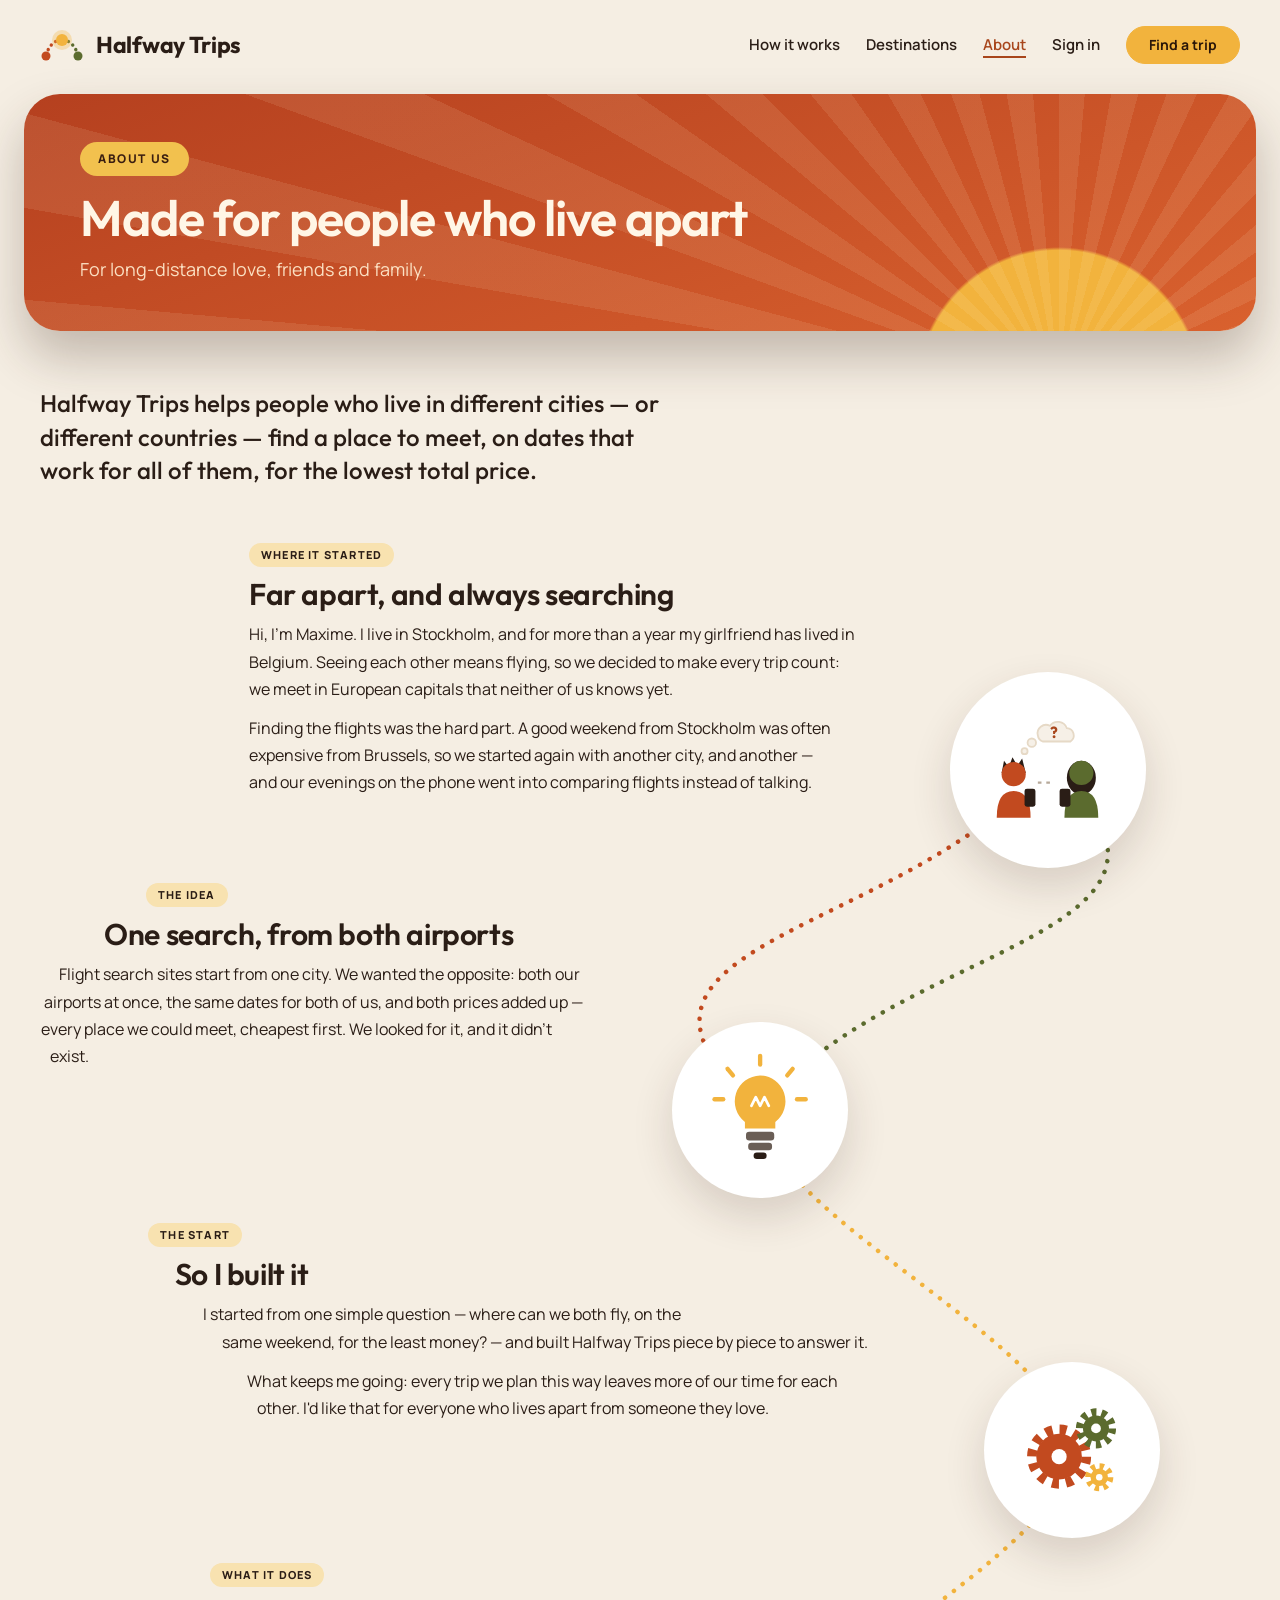
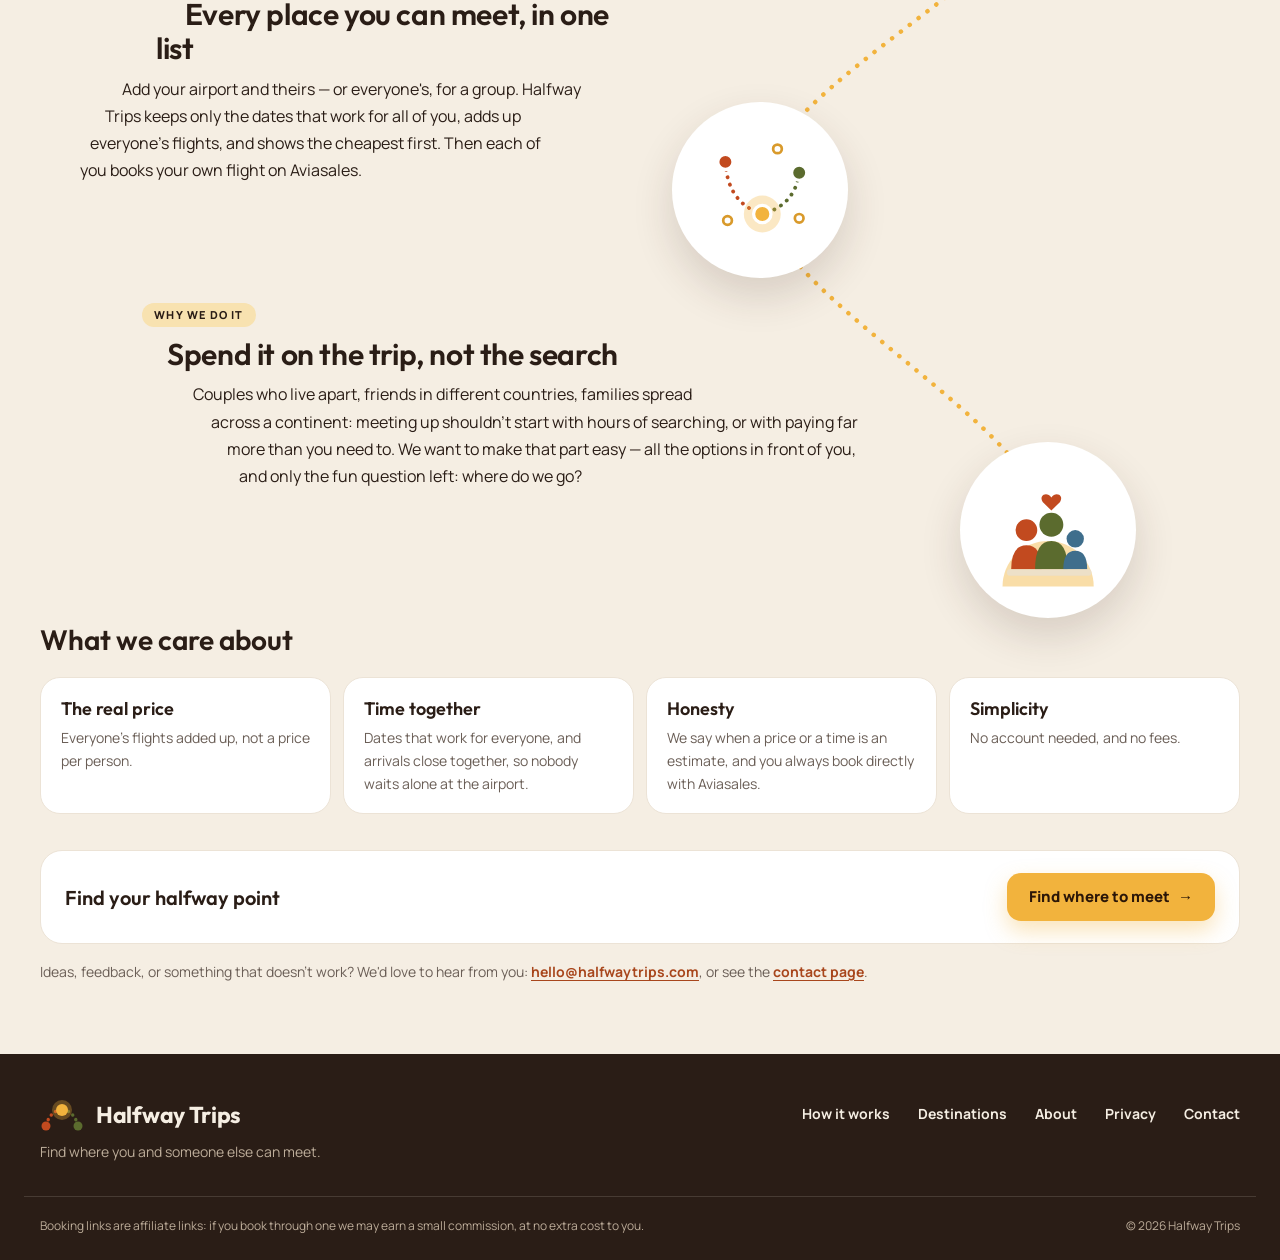
<file: about.html>
<!DOCTYPE html>
<html lang="en">
<head>
  <meta charset="UTF-8">
  <meta name="viewport" content="width=device-width, initial-scale=1.0">
  <!-- Always our own colours: browsers that repaint pages darker when the phone is in
       dark mode (Edge, Chrome...) leave a page alone that says "only light". The
       browser's own bar at the top takes the cream of the page. -->
  <meta name="color-scheme" content="only light">
  <meta name="theme-color" content="#F5EEE3">
  <title>About — Halfway Trips</title>
  <meta name="description" content="Halfway Trips helps people who live apart find a place to meet, on the same dates, for the lowest total price.">
  <!-- The preview when this page is shared (WhatsApp, Messenger, iMessage, Facebook...).
       The picture is share.jpg, made from tools/share-image.html. -->
  <meta property="og:type" content="website">
  <meta property="og:site_name" content="Halfway Trips">
  <meta property="og:title" content="About — Halfway Trips">
  <meta property="og:description" content="Halfway Trips helps people who live apart find a place to meet, on the same dates, for the lowest total price.">
  <meta property="og:url" content="https://halfwaytrips.com/about.html">
  <meta property="og:image" content="https://halfwaytrips.com/share.jpg">
  <meta property="og:image:type" content="image/jpeg">
  <meta property="og:image:width" content="1200">
  <meta property="og:image:height" content="630">
  <meta property="og:image:alt" content="Halfway Trips: find where to meet in the middle — two dotted routes meeting at one point">
  <meta property="og:locale" content="en_GB">
  <meta name="twitter:card" content="summary_large_image">
  <link rel="icon" href="favicon.svg" type="image/svg+xml">
  <!-- Our two fonts (the fonts/ folder, set up at the top of styles.css), fetched
       early so the words don't change shape just after the page appears -->
  <link rel="preload" href="fonts/manrope-latin.woff2" as="font" type="font/woff2" crossorigin>
  <link rel="preload" href="fonts/outfit-latin.woff2" as="font" type="font/woff2" crossorigin>
  <link rel="stylesheet" href="styles.css?v=2026-11-21.4">
  <!-- Visitor statistics (Umami Cloud), as on the home page: no cookies, nothing personal -->
  <script defer src="https://cloud.umami.is/script.js" data-website-id="fbf0c8dd-831c-4101-b31c-093ba8cb714a" data-domains="halfwaytrips.com,www.halfwaytrips.com" data-exclude-hash="true"></script>
</head>
<body>

  <header class="nav">
    <a class="brand" href="index.html">
      <svg width="44" height="32" viewBox="2 8 44 32" fill="none" xmlns="http://www.w3.org/2000/svg" aria-hidden="true">
        <path class="logo-route logo-route-a" d="M8 34 Q13 19 24 19"></path>
        <path class="logo-route logo-route-b" d="M40 34 Q35 19 24 19"></path>
        <circle class="logo-a" cx="8" cy="35" r="4.5"></circle>
        <circle class="logo-b" cx="40" cy="35" r="4.5"></circle>
        <circle class="logo-meet" cx="24" cy="19" r="10" opacity="0.3"></circle>
        <circle class="logo-meet" cx="24" cy="19" r="6"></circle>
      </svg>
      <span>Halfway Trips</span>
    </a>
    <nav class="nav-links">
      <a href="how-it-works.html">How it works</a>
      <a href="destinations.html">Destinations</a>
      <a href="about.html" aria-current="page">About</a>
      <a class="nav-account" href="account.html">Sign in</a>
      <a class="btn-signin btn-cta" href="index.html">Find a trip</a>
      <!-- Phones: the page links fold into this small menu (☰) -->
      <details class="nav-menu">
        <summary aria-label="Menu">
          <svg class="nav-menu-open" width="18" height="18" viewBox="0 0 24 24" fill="none" stroke="currentColor" stroke-width="2.2" stroke-linecap="round" aria-hidden="true"><path d="M4 7h16M4 12h16M4 17h16"></path></svg>
          <svg class="nav-menu-close" width="18" height="18" viewBox="0 0 24 24" fill="none" stroke="currentColor" stroke-width="2.2" stroke-linecap="round" aria-hidden="true"><path d="M6 6l12 12M18 6 6 18"></path></svg>
        </summary>
        <div class="nav-menu-panel">
          <a href="how-it-works.html">How it works</a>
          <a href="destinations.html">Destinations</a>
          <a href="about.html" aria-current="page">About</a>
          <a href="contact.html">Contact</a>
          <a class="nav-account" href="account.html">Sign in</a>
        </div>
      </details>
    </nav>
  </header>
  <script>
    // The phone menu (☰) also closes with a tap outside it, or Escape.
    (() => {
      const menu = document.querySelector(".nav-menu");
      document.addEventListener("click", (event) => {
        if (menu.open && !menu.contains(event.target)) menu.open = false;
      });
      document.addEventListener("keydown", (event) => {
        if (event.key === "Escape" && menu.open) {
          menu.open = false;
          menu.querySelector("summary").focus();
        }
      });
    })();
  </script>

  <main>
    <section class="page-hero is-plain">
      <div class="hero-badge">ABOUT US</div>
      <h1>Made for people who live apart</h1>
      <p>For long-distance love, friends and family.</p>
    </section>

    <!-- The story as a route: pictures in circles joined by dotted lines (drawn by
         the small script at the end of the page), the words beside them, on the
         cream page. On phones: a timeline, pictures left and words right. -->
    <article class="ab-story">
      <svg class="ab-route" aria-hidden="true"></svg>

      <p class="ab-intro">Halfway Trips helps people who live in different cities — or different countries — find a place to meet, on dates that work for all of them, for the lowest total price.</p>

      <section class="ab-ch">
        <div class="ab-text">
          <div class="ab-kicker">WHERE IT STARTED</div>
          <h2>Far apart, and always searching</h2>
          <p>Hi, I'm Maxime. I live in Stockholm, and for more than a year my girlfriend has lived in Belgium. Seeing each other means flying, so we decided to make every trip count: we meet in European capitals that neither of us knows yet.</p>
          <p>Finding the flights was the hard part. A good weekend from Stockholm was often expensive from Brussels, so we started again with another city, and another — and our evenings on the phone went into comparing flights instead of talking.</p>
        </div>
        <div class="ab-pics">
          <div class="ab-pic at-1">
            <svg viewBox="0 0 120 120" aria-hidden="true">
              <circle class="ab-cloud" cx="41" cy="44" r="2.5"></circle>
              <circle class="ab-cloud" cx="47" cy="37" r="3.5"></circle>
              <path class="ab-cloud" d="M52 31 a7 7 0 0 1 10 -8 a8 8 0 0 1 14 2 a6 6 0 0 1 3 11 h-23 a6 6 0 0 1 -4 -5 z"></path>
              <text class="ab-q" x="65" y="33" text-anchor="middle">?</text>
              <path class="ab-hair" d="M22 62 L24 52 L28 57 L31 49 L35 56 L39 50 L42 62 Z"></path>
              <circle class="ab-a" cx="32" cy="63" r="10"></circle>
              <path class="ab-a" d="M18 99 Q18 77 32 77 Q46 77 46 99 Z"></path>
              <rect class="ab-phone" x="41" y="75" width="9" height="15" rx="2"></rect>
              <ellipse class="ab-hair" cx="88" cy="66" rx="12" ry="14"></ellipse>
              <circle class="ab-b" cx="88" cy="62" r="10"></circle>
              <path class="ab-b" d="M74 99 Q74 77 88 77 Q102 77 102 99 Z"></path>
              <rect class="ab-phone" x="70" y="75" width="9" height="15" rx="2"></rect>
              <path class="ab-gap" d="M52 70 H66"></path>
            </svg>
          </div>
        </div>
      </section>

      <section class="ab-ch">
        <div class="ab-text">
          <div class="ab-kicker">THE IDEA</div>
          <h2>One search, from both airports</h2>
          <p>Flight search sites start from one city. We wanted the opposite: both our airports at once, the same dates for both of us, and both prices added up — every place we could meet, cheapest first. We looked for it, and it didn't exist.</p>
        </div>
        <div class="ab-pics">
          <div class="ab-pic at-2">
            <svg viewBox="0 0 120 120" aria-hidden="true">
              <g class="ab-rays"><path d="M60 10 V18"></path><path d="M30 22 L35 28"></path><path d="M90 22 L85 28"></path><path d="M18 50 H26"></path><path d="M94 50 H102"></path></g>
              <path class="ab-sun" d="M60 28 a24 24 0 0 1 14 43 v6 h-28 v-6 a24 24 0 0 1 14 -43 z"></path>
              <path class="ab-filament" d="M52 56 L56 48 L60 56 L64 48 L68 56"></path>
              <rect class="ab-base" x="47" y="80" width="26" height="8" rx="3"></rect>
              <rect class="ab-base" x="49" y="90" width="22" height="7" rx="3"></rect>
              <rect class="ab-base-2" x="54" y="99" width="12" height="6" rx="3"></rect>
            </svg>
          </div>
        </div>
      </section>

      <section class="ab-ch">
        <div class="ab-text">
          <div class="ab-kicker">THE START</div>
          <h2>So I built it</h2>
          <p>I started from one simple question — where can we both fly, on the same weekend, for the least money? — and built Halfway Trips piece by piece to answer it.</p>
          <p>What keeps me going: every trip we plan this way leaves more of our time for each other. I'd like that for everyone who lives apart from someone they love.</p>
        </div>
        <div class="ab-pics">
          <div class="ab-pic at-3">
            <svg viewBox="0 0 120 120" aria-hidden="true">
              <circle class="ab-teeth ab-teeth-a" cx="48" cy="66" r="25"></circle>
              <circle class="ab-a" cx="48" cy="66" r="21"></circle>
              <circle class="ab-hole" cx="48" cy="66" r="7"></circle>
              <circle class="ab-teeth ab-teeth-b" cx="82" cy="40" r="15"></circle>
              <circle class="ab-b" cx="82" cy="40" r="12"></circle>
              <circle class="ab-hole" cx="82" cy="40" r="4.5"></circle>
              <circle class="ab-teeth ab-teeth-c" cx="85" cy="85" r="10"></circle>
              <circle class="ab-sun" cx="85" cy="85" r="8"></circle>
              <circle class="ab-hole" cx="85" cy="85" r="3"></circle>
            </svg>
          </div>
        </div>
      </section>

      <section class="ab-ch">
        <div class="ab-text">
          <div class="ab-kicker">WHAT IT DOES</div>
          <h2>Every place you can meet, in one list</h2>
          <p>Add your airport and theirs — or everyone's, for a group. Halfway Trips keeps only the dates that work for all of you, adds up everyone's flights, and shows the cheapest first. Then each of you books your own flight on Aviasales.</p>
        </div>
        <div class="ab-pics">
          <div class="ab-pic at-4">
            <svg viewBox="0 0 120 120" aria-hidden="true">
              <circle class="ab-ring" cx="30" cy="88" r="4"></circle>
              <circle class="ab-ring" cx="96" cy="86" r="4"></circle>
              <circle class="ab-ring" cx="76" cy="22" r="4"></circle>
              <path class="ab-line ab-line-a" d="M28 34 Q 30 72 62 82"></path>
              <path class="ab-line ab-line-b" d="M96 44 Q 92 74 62 82"></path>
              <circle class="ab-a ab-pin" cx="28" cy="34" r="7"></circle>
              <circle class="ab-b ab-pin" cx="96" cy="44" r="7"></circle>
              <circle class="ab-sun" cx="62" cy="82" r="17" opacity="0.3"></circle>
              <circle class="ab-sun ab-pin" cx="62" cy="82" r="8"></circle>
            </svg>
          </div>
        </div>
      </section>

      <section class="ab-ch">
        <div class="ab-text">
          <div class="ab-kicker">WHY WE DO IT</div>
          <h2>Spend it on the trip, not the search</h2>
          <p>Couples who live apart, friends in different countries, families spread across a continent: meeting up shouldn't start with hours of searching, or with paying far more than you need to. We want to make that part easy — all the options in front of you, and only the fun question left: where do we go?</p>
        </div>
        <div class="ab-pics">
          <div class="ab-pic at-5">
            <svg viewBox="0 0 120 120" aria-hidden="true">
              <path class="ab-sun" d="M18 112 A42 42 0 0 1 102 112 Z" opacity="0.45"></path>
              <circle class="ab-a" cx="40" cy="60" r="10"></circle>
              <path class="ab-a" d="M26 96 Q26 74 40 74 Q54 74 54 96 Z"></path>
              <circle class="ab-b" cx="63" cy="55" r="11"></circle>
              <path class="ab-b" d="M48 96 Q48 70 63 70 Q78 70 78 96 Z"></path>
              <circle class="ab-c" cx="85" cy="68" r="8"></circle>
              <path class="ab-c" d="M74 96 Q74 79 85 79 Q96 79 96 96 Z"></path>
              <path class="ab-a" d="M63 30 c-4 -6 -12 -2 -8 4 l8 8 l8 -8 c4 -6 -4 -10 -8 -4 z"></path>
              <rect class="ab-ground" x="22" y="96" width="78" height="6" rx="3"></rect>
            </svg>
          </div>
        </div>
      </section>

      <section class="ab-values">
        <h2>What we care about</h2>
        <div class="ab-value-grid">
          <div class="ab-value"><strong>The real price</strong><span>Everyone's flights added up, not a price per person.</span></div>
          <div class="ab-value"><strong>Time together</strong><span>Dates that work for everyone, and arrivals close together, so nobody waits alone at the airport.</span></div>
          <div class="ab-value"><strong>Honesty</strong><span>We say when a price or a time is an estimate, and you always book directly with Aviasales.</span></div>
          <div class="ab-value"><strong>Simplicity</strong><span>No account needed, and no fees.</span></div>
        </div>
      </section>

      <div class="cta-box ab-cta">
        <p>Find your halfway point</p>
        <a class="btn" href="index.html">Find where to meet <span aria-hidden="true">→</span></a>
      </div>
      <p class="ab-contact">Ideas, feedback, or something that doesn't work? We'd love to hear from you: <a href="mailto:hello@halfwaytrips.com">hello@halfwaytrips.com</a>, or see the <a href="contact.html">contact page</a>.</p>
    </article>
  </main>

  <!-- The band at the bottom of every page: the whole width, dark (styles.css, "The footer") -->
  <footer class="page-footer">
    <div class="footer-inner footer-main">
      <div class="footer-brand">
        <a class="brand" href="index.html">
          <svg width="44" height="32" viewBox="2 8 44 32" fill="none" xmlns="http://www.w3.org/2000/svg" aria-hidden="true">
            <path class="logo-route logo-route-a" d="M8 34 Q13 19 24 19"></path>
            <path class="logo-route logo-route-b" d="M40 34 Q35 19 24 19"></path>
            <circle class="logo-a" cx="8" cy="35" r="4.5"></circle>
            <circle class="logo-b" cx="40" cy="35" r="4.5"></circle>
            <circle class="logo-meet" cx="24" cy="19" r="10" opacity="0.3"></circle>
            <circle class="logo-meet" cx="24" cy="19" r="6"></circle>
          </svg>
          <span>Halfway Trips</span>
        </a>
        <p>Find where you and someone else can meet.</p>
      </div>
      <nav class="footer-links" aria-label="More about Halfway Trips">
        <a href="how-it-works.html">How it works</a>
        <a href="destinations.html">Destinations</a>
        <a href="about.html">About</a>
        <a href="privacy.html">Privacy</a>
        <a href="contact.html">Contact</a>
      </nav>
    </div>
    <p class="footer-inner footer-small"><span>Booking links are affiliate links: if you book through one we may earn a small commission, at no extra cost to you.</span><span>© 2026 Halfway Trips</span></p>
  </footer>

  <script>
    // The route through the story, and the words along it.
    //  * From the first picture two dotted routes — you and them — swing out on
    //    either side and meet at the idea; then one route swings from picture
    //    to picture in wide S-curves.
    //  * Each chapter gets an invisible shape on its right that traces the route
    //    and the circles (CSS shape-outside), so the lines of text end along the
    //    curve. Shaping the words can make a chapter taller, which moves its
    //    picture, so it's done a few times until nothing moves any more.
    //  * Phones get the same, smaller and a little tighter (see tune()).
    // Everything is measured from the page, and redone when its size changes.
    (() => {
      const story = document.querySelector(".ab-story");
      const svg = story.querySelector(".ab-route");
      const chapters = [...story.querySelectorAll(".ab-ch")];
      const phone = matchMedia("(max-width: 860px)");
      // How the words follow the route (in pixels, or shares of the width):
      //   room: between the end of the lines and the route
      //   halo: ...and around each picture — the lines bend around it in an arc
      //   maxText: lines never reach further right than this
      //   sway: how much the left edge of the words follows the route
      //   minText: the words always keep at least this much of the width
      // Phones: tighter, so the lines stay long enough to read.
      const tune = () => (phone.matches
        ? { room: 12, halo: 16, maxText: 0.8, sway: 0.3, minText: 0.52 }
        : { room: 30, halo: 110, maxText: 0.7, sway: 0.6, minText: 0.36 });

      // Two invisible shapes per chapter, one on each side of the words.
      const shapes = chapters.map((chapter) => {
        const [left, right] = ["ab-shape-left", "ab-shape"].map((cls) => {
          const shape = document.createElement("div");
          shape.className = cls;
          shape.setAttribute("aria-hidden", "true");
          return shape;
        });
        chapter.prepend(left, right);
        return { left, right };
      });

      // A point on a curve [start, control 1, control 2, end], t from 0 to 1.
      const at = ([p, c1, c2, q], t) => {
        const u = 1 - t;
        return [0, 1].map((k) => u * u * u * p[k] + 3 * u * u * t * c1[k] + 3 * u * t * t * c2[k] + t * t * t * q[k]);
      };
      const pathOf = ([p, c1, c2, q]) => `M${p} C${c1} ${c2} ${q}`.replace(/\.\d+/g, "");

      function pictures() {
        const box = story.getBoundingClientRect();
        return [...story.querySelectorAll(".ab-pic")].map((pic) => {
          const r = pic.getBoundingClientRect();
          return { x: r.left - box.left + r.width / 2, y: r.top - box.top + r.height / 2, r: r.width / 2 };
        });
      }

      // The route's pieces: { cls, curve }.
      function route(pics, W) {
        const pieces = [];
        for (let i = 0; i + 1 < pics.length; i++) {
          const [a, b] = [pics[i], pics[i + 1]];
          const q = [b.x, b.y];
          const dy = b.y - a.y;
          if (i === 0) {
            // You (left) and them (right) swing out on either side and meet at the idea.
            pieces.push({ cls: "ab-route-a", curve: [[a.x - a.r * 0.45, a.y + a.r * 0.4], [a.x - 0.17 * W, a.y + 0.5 * dy], [b.x - 0.15 * W, b.y - 0.45 * dy], q] });
            pieces.push({ cls: "ab-route-b", curve: [[a.x + a.r * 0.45, a.y + a.r * 0.4], [a.x + 0.11 * W, a.y + 0.5 * dy], [b.x + 0.1 * W, b.y - 0.45 * dy], q] });
          } else {
            // A wide S from one side of the page to the other: it leaves a picture
            // going down, crosses on a long diagonal, and comes into the next one
            // from above — the diagonal is what the lines of text lean along.
            pieces.push({ cls: "ab-route-c", curve: [[a.x, a.y], [a.x, a.y + 0.3 * dy], [b.x, b.y - 0.3 * dy], q] });
          }
        }
        return pieces;
      }

      // The two edges of one chapter's words, from its top to its bottom:
      //  * right: left of the route, and around the pictures in a wide arc;
      //  * left: it moves in and out with the route — when the route swings
      //    right, the words move right too — so they flow alongside it.
      function shapeChapter(chapter, shape, points, pics, W) {
        const top = chapter.offsetTop;
        const h = chapter.offsetHeight;
        const { room, halo, maxText, sway, minText } = tune();
        const lefts = [];
        const rights = [];
        for (let y = 0; y <= h; y += 6) {
          const Y = top + y;
          let route = Infinity; // the route's leftmost point at this height
          for (const [x, py] of points) if (Math.abs(py - Y) <= 7) route = Math.min(route, x);
          if (route === Infinity) route = pics.reduce((near, c) => (Math.abs(c.y - Y) < Math.abs(near.y - Y) ? c : near)).x;
          let edge = Math.min(W * maxText, route - room);
          for (const c of pics) {
            const reach = c.r + halo;
            if (Math.abs(Y - c.y) < reach) edge = Math.min(edge, c.x - Math.sqrt(reach * reach - (Y - c.y) ** 2));
          }
          const indent = Math.max(0, (route - W * 0.55) * sway);
          edge = Math.max(edge, indent + W * minText);
          lefts.push([indent, y]);
          rights.push([edge, y]);
        }
        // The two shapes sit side by side: the left one as wide as its deepest
        // point, the right one the rest (its points are measured from its own left side).
        const split = Math.ceil(Math.max(1, ...lefts.map(([x]) => x)));
        const pts = (list, dx) => list.map(([x, y]) => `${Math.round(Math.max(0, x - dx))}px ${y}px`).join(", ");
        Object.assign(shape.left.style, { width: `${split}px`, height: `${h}px`, shapeOutside: `polygon(0px 0px, ${pts(lefts, 0)}, 0px ${h}px)` });
        Object.assign(shape.right.style, { width: `${W - split}px`, height: `${h}px`, shapeOutside: `polygon(${pts(rights, split)}, ${W - split}px ${h}px, ${W - split}px 0px)` });
      }

      function layout() {
        shapes.forEach((shape) => [shape.left, shape.right].forEach((s) => s.removeAttribute("style")));
        const W = story.clientWidth;
        let pieces = [];
        for (let pass = 0; pass < 5; pass++) {
          const heights = chapters.map((c) => c.offsetHeight);
          const pics = pictures();
          pieces = route(pics, W);
          const points = pieces.flatMap((piece) => Array.from({ length: 121 }, (_, k) => at(piece.curve, k / 120)));
          chapters.forEach((chapter, i) => shapeChapter(chapter, shapes[i], points, pics, W));
          if (chapters.every((c, i) => c.offsetHeight === heights[i])) break;
          if (chapters.some((c) => c.offsetHeight > 2400)) { // (should never happen: then no shapes)
            shapes.forEach((shape) => [shape.left, shape.right].forEach((s) => s.removeAttribute("style")));
            break;
          }
        }
        const box = story.getBoundingClientRect();
        svg.setAttribute("viewBox", `0 0 ${Math.round(box.width)} ${Math.round(box.height)}`);
        svg.innerHTML = pieces.map((piece) => `<path class="${piece.cls}" d="${pathOf(piece.curve)}"></path>`).join("");
      }

      let frame = 0;
      const soon = () => {
        cancelAnimationFrame(frame);
        frame = requestAnimationFrame(layout);
      };
      layout();
      addEventListener("resize", soon);
      phone.addEventListener("change", soon);
      document.fonts?.ready.then(soon); // the words take their real size once the fonts are in
    })();
  </script>

  <!-- (turns "Sign in" into "Account" when you are signed in) -->
  <script src="auth.js?v=2026-11-21.4" defer></script>
</body>
</html>
</file>
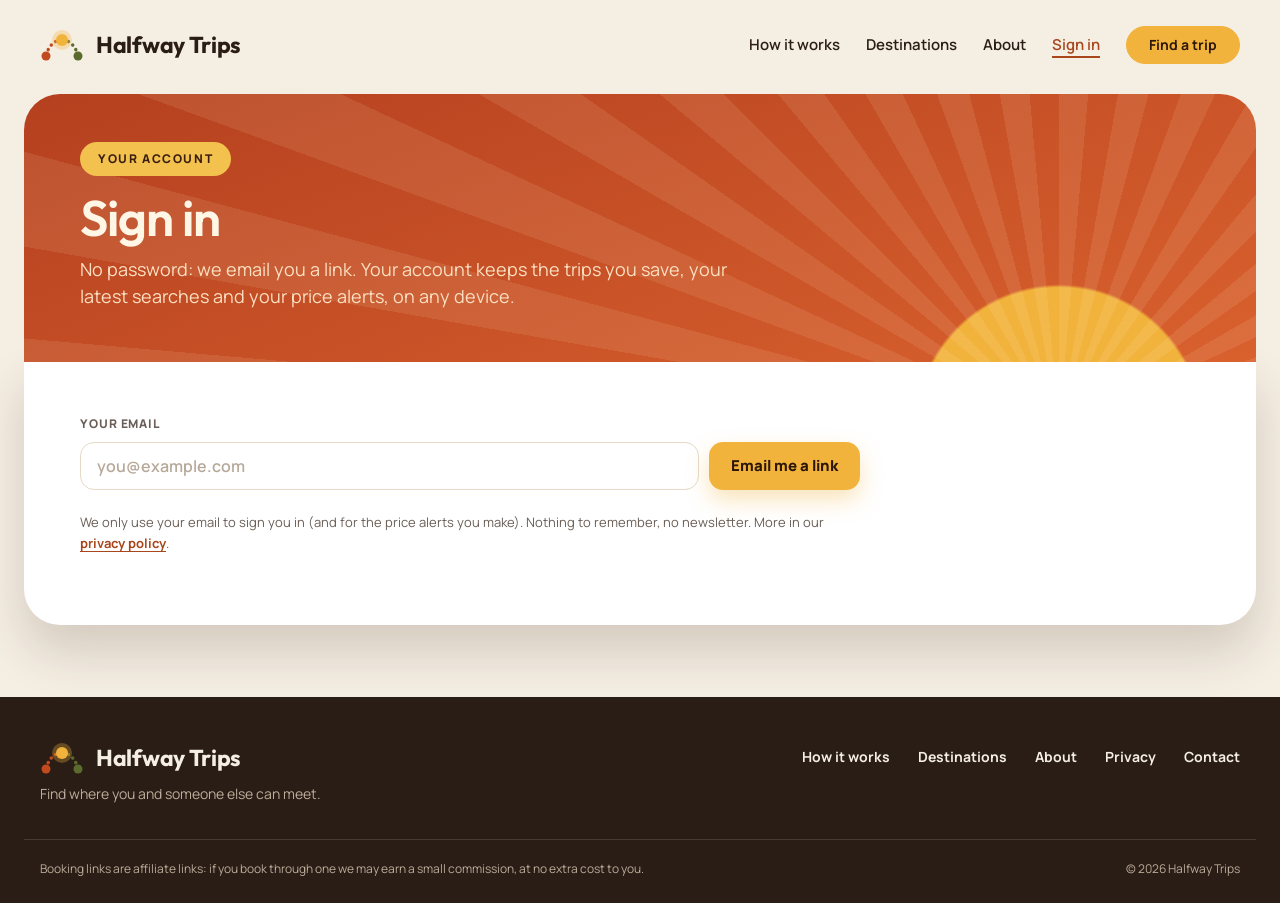
<file: account.html>
<!DOCTYPE html>
<html lang="en">
<head>
  <meta charset="UTF-8">
  <meta name="viewport" content="width=device-width, initial-scale=1.0">
  <!-- Always our own colours: browsers that repaint pages darker when the phone is in
       dark mode (Edge, Chrome...) leave a page alone that says "only light". The
       browser's own bar at the top takes the cream of the page. -->
  <meta name="color-scheme" content="only light">
  <meta name="theme-color" content="#F5EEE3">
  <title>Your account — Halfway Trips</title>
  <meta name="description" content="Sign in to Halfway Trips with a link by email: no password. Keep the trips you save, your latest searches and your price alerts, on any device.">
  <!-- (a personal page: not for search engines) -->
  <meta name="robots" content="noindex">
  <link rel="icon" href="favicon.svg" type="image/svg+xml">
  <!-- Our two fonts (the fonts/ folder, set up at the top of styles.css), fetched
       early so the words don't change shape just after the page appears -->
  <link rel="preload" href="fonts/manrope-latin.woff2" as="font" type="font/woff2" crossorigin>
  <link rel="preload" href="fonts/outfit-latin.woff2" as="font" type="font/woff2" crossorigin>
  <link rel="stylesheet" href="styles.css?v=2026-11-21.4">
  <!-- Visitor statistics (Umami Cloud), as on the home page: no cookies, nothing personal.
       data-exclude-hash: the sign-in link comes back with the session after "#", never counted. -->
  <script defer src="https://cloud.umami.is/script.js" data-website-id="fbf0c8dd-831c-4101-b31c-093ba8cb714a" data-domains="halfwaytrips.com,www.halfwaytrips.com" data-exclude-hash="true"></script>
</head>
<body>

  <header class="nav">
    <a class="brand" href="index.html">
      <svg width="44" height="32" viewBox="2 8 44 32" fill="none" xmlns="http://www.w3.org/2000/svg" aria-hidden="true">
        <path class="logo-route logo-route-a" d="M8 34 Q13 19 24 19"></path>
        <path class="logo-route logo-route-b" d="M40 34 Q35 19 24 19"></path>
        <circle class="logo-a" cx="8" cy="35" r="4.5"></circle>
        <circle class="logo-b" cx="40" cy="35" r="4.5"></circle>
        <circle class="logo-meet" cx="24" cy="19" r="10" opacity="0.3"></circle>
        <circle class="logo-meet" cx="24" cy="19" r="6"></circle>
      </svg>
      <span>Halfway Trips</span>
    </a>
    <nav class="nav-links">
      <a href="how-it-works.html">How it works</a>
      <a href="destinations.html">Destinations</a>
      <a href="about.html">About</a>
      <a class="nav-account" href="account.html" aria-current="page">Sign in</a>
      <a class="btn-signin btn-cta" href="index.html">Find a trip</a>
      <!-- Phones: the page links fold into this small menu (☰) -->
      <details class="nav-menu">
        <summary aria-label="Menu">
          <svg class="nav-menu-open" width="18" height="18" viewBox="0 0 24 24" fill="none" stroke="currentColor" stroke-width="2.2" stroke-linecap="round" aria-hidden="true"><path d="M4 7h16M4 12h16M4 17h16"></path></svg>
          <svg class="nav-menu-close" width="18" height="18" viewBox="0 0 24 24" fill="none" stroke="currentColor" stroke-width="2.2" stroke-linecap="round" aria-hidden="true"><path d="M6 6l12 12M18 6 6 18"></path></svg>
        </summary>
        <div class="nav-menu-panel">
          <a href="how-it-works.html">How it works</a>
          <a href="destinations.html">Destinations</a>
          <a href="about.html">About</a>
          <a href="contact.html">Contact</a>
          <a class="nav-account" href="account.html" aria-current="page">Sign in</a>
        </div>
      </details>
    </nav>
  </header>
  <script>
    // The phone menu (☰) also closes with a tap outside it, or Escape.
    (() => {
      const menu = document.querySelector(".nav-menu");
      document.addEventListener("click", (event) => {
        if (menu.open && !menu.contains(event.target)) menu.open = false;
      });
      document.addEventListener("keydown", (event) => {
        if (event.key === "Escape" && menu.open) {
          menu.open = false;
          menu.querySelector("summary").focus();
        }
      });
    })();
  </script>

  <!-- Signed out: the banner and the sign-in box under it, as on the other pages.
       Signed in (class "is-in", account.js): two columns — your account and
       "New price alert" on the left, everything you have on the right. -->
  <main class="acc-page" id="acc-page">
    <aside class="acc-side">
      <section class="page-hero">
        <div class="hero-badge">YOUR ACCOUNT</div>
        <h1 id="acc-title">Sign in</h1>
        <p id="acc-intro">No password: we email you a link. Your account keeps the trips you save, your latest searches and your price alerts, on any device.</p>
        <p class="acc-hero-who" id="acc-who" hidden>Signed in as <b id="acc-who-email"></b></p>
        <button type="button" class="acc-hero-signout" id="acc-signout" hidden>Sign out</button>
      </section>

      <!-- Signed in: a new price alert, or changing one (account.js, "Price alerts").
           On phones the form opens from the button. -->
      <section class="acc-new" id="acc-new" hidden>
        <button type="button" class="btn acc-new-open" id="acc-new-open"><svg width="20" height="20" viewBox="0 0 24 24" fill="none" stroke="currentColor" stroke-width="2.1" stroke-linecap="round" stroke-linejoin="round" aria-hidden="true"><path d="M6 16V11a6 6 0 1 1 12 0v5l1.5 2h-15z"></path><path d="M10 20a2 2 0 0 0 4 0"></path></svg>New price alert</button>
        <form class="acc-new-form" id="alert-form" novalidate>
          <div class="acc-new-head">
            <span class="acc-bell"><svg width="22" height="22" viewBox="0 0 24 24" fill="none" stroke="currentColor" stroke-width="2.1" stroke-linecap="round" stroke-linejoin="round" aria-hidden="true"><path d="M6 16V11a6 6 0 1 1 12 0v5l1.5 2h-15z"></path><path d="M10 20a2 2 0 0 0 4 0"></path></svg></span>
            <div>
              <h2 id="af-title">New price alert</h2>
              <p>Every morning we look at the prices. When a trip matches, we email you.</p>
            </div>
          </div>

          <div class="af-field">
            <div class="af-label"><span class="af-n">1</span>Who's travelling</div>
            <div id="af-people"></div>
            <div class="af-links">
              <button type="button" class="acc-link-btn" id="af-add">+ Add a departure</button>
              <button type="button" class="acc-link-btn" id="af-latest" hidden>Fill in my latest search</button>
            </div>
          </div>

          <div class="af-field">
            <div class="af-label"><span class="af-n">2</span>Going to</div>
            <div class="af-chips" role="group" aria-label="Going to">
              <button type="button" class="af-chip" data-to="any" aria-pressed="true">Anywhere</button>
              <button type="button" class="af-chip" data-to="city" aria-pressed="false">A city…</button>
            </div>
            <div class="af-place" id="af-city-box" hidden>
              <input type="text" class="af-input af-wide" id="af-city" placeholder="City or airport" autocomplete="off" aria-label="The city">
              <ul class="suggestions" role="listbox"></ul>
            </div>
          </div>

          <div class="af-field">
            <div class="af-label"><span class="af-n">3</span>Kind of trip</div>
            <div class="af-chips" role="group" aria-label="Kind of trip">
              <button type="button" class="af-chip" data-stay="weekend" aria-pressed="true">Weekend</button>
              <button type="button" class="af-chip" data-stay="long" aria-pressed="false">Long weekend</button>
              <button type="button" class="af-chip" data-stay="week" aria-pressed="false">Full week</button>
              <button type="button" class="af-chip" data-stay="nights" aria-pressed="false">Nights…</button>
            </div>
            <div class="af-row" id="af-nights-box" hidden><input type="number" class="af-input af-small-input" id="af-nights" min="1" max="30" value="5" aria-label="Number of nights"> nights</div>
          </div>

          <div class="af-field">
            <div class="af-label"><span class="af-n">4</span>When</div>
            <div class="af-row">From <select class="af-input" id="af-from" aria-label="First month"></select> to <select class="af-input" id="af-to" aria-label="Last month"></select></div>
            <div class="af-hint">The month you leave in · up to 4 months ahead</div>
          </div>

          <div class="af-field">
            <div class="af-label"><span class="af-n">5</span>Your price</div>
            <div class="af-row">
              <input type="number" class="af-input af-price" id="af-price" min="1" step="1" inputmode="numeric" placeholder="e.g. 2000" aria-label="Highest price in total">
              <select class="af-input" id="af-currency" aria-label="Currency"></select>
              <span id="af-for">in total, for both of you</span>
            </div>
            <div class="af-hint" id="af-each">The most you'd pay for everyone's flights together</div>
          </div>

          <div class="af-field">
            <div class="af-label"><span class="af-n">6</span>Also</div>
            <label class="af-check"><input type="checkbox" id="af-gap" checked> Everyone lands within 3 h of each other</label>
            <label class="af-check"><input type="checkbox" id="af-direct"> Direct flights only</label>
          </div>

          <div class="af-field">
            <div class="af-label"><span class="af-n">7</span>Email me</div>
            <label class="af-check"><input type="radio" name="af-often" value="daily" checked> As soon as a trip matches (at most one email a day)</label>
            <label class="af-check"><input type="radio" name="af-often" value="weekly"> Once a week, with the best ones</label>
          </div>

          <p class="af-error" id="af-error" role="alert" hidden></p>
          <button type="submit" class="btn af-submit" id="af-submit">Create the alert</button>
          <button type="button" class="acc-link-btn af-cancel" id="af-cancel" hidden>Cancel</button>
          <p class="af-small" id="af-small">Pause or stop any time · up to 5 alerts</p>
        </form>
      </section>
    </aside>

    <!-- Filled in by account.js: signing in (email → link or code), or, once
         you're in, your price alerts, saved trips, latest searches and "Delete my account" -->
    <article class="doc acc">
      <!-- Signed out -->
      <section id="acc-out" hidden>
        <form id="acc-email-form" class="acc-form">
          <label for="acc-email">Your email</label>
          <div class="acc-row">
            <input type="email" id="acc-email" required autocomplete="email" placeholder="you@example.com">
            <button type="submit" class="btn">Email me a link</button>
          </div>
        </form>

        <form id="acc-code-form" class="acc-form" hidden>
          <p class="acc-sent">Check your inbox: we sent a sign-in link to <b id="acc-sent-to"></b>. It usually arrives within a minute — if not, look in your spam folder. Open the link, or type the code from the email here:</p>
          <label for="acc-code">The code from the email</label>
          <div class="acc-row">
            <input type="text" id="acc-code" required inputmode="numeric" autocomplete="one-time-code" pattern="[0-9]{6,10}" maxlength="10" placeholder="123456">
            <button type="submit" class="btn">Sign in</button>
          </div>
          <!-- "Send it again" waits a minute first (Supabase allows one email a minute),
               and a new email replaces the one before: only the newest works -->
          <div class="acc-again-row">
            <button type="button" class="acc-link-btn" id="acc-resend">Send it again</button>
            <button type="button" class="acc-link-btn" id="acc-again">Use another email</button>
          </div>
        </form>

        <!-- For testing only: a test account made with a password in Supabase. Shown on
             your own computer (localhost), or with #password at the end of the address. -->
        <form id="acc-password-form" class="acc-form acc-test" hidden>
          <label for="acc-test-email">Testing: sign in with a password</label>
          <div class="acc-row">
            <input type="email" id="acc-test-email" required autocomplete="username" placeholder="Test account email">
            <input type="password" id="acc-test-password" required autocomplete="current-password" placeholder="Password">
            <button type="submit" class="btn">Sign in</button>
          </div>
        </form>

        <p class="acc-note">We only use your email to sign you in (and for the price alerts you make). Nothing to remember, no newsletter. More in our <a href="privacy.html#accounts">privacy policy</a>.</p>
      </section>

      <!-- Signed in -->
      <section id="acc-in" hidden>
        <div class="acc-h"><h2>Your price alerts</h2><span id="acc-alert-count"></span></div>
        <div class="acc-alerts" id="acc-alerts"></div>

        <h2>Your saved trips</h2>
        <div class="acc-trips" id="acc-trips"></div>

        <h2>Your latest searches</h2>
        <div class="acc-searches" id="acc-searches"></div>

        <h2>Delete your account</h2>
        <p>This deletes your account, your price alerts, your saved trips and your latest searches, straight away and for good.</p>
        <button type="button" class="acc-danger" id="acc-delete">Delete my account</button>
      </section>

      <p class="acc-message" id="acc-message" role="status" hidden></p>
    </article>
  </main>

  <!-- The band at the bottom of every page: the whole width, dark (styles.css, "The footer") -->
  <footer class="page-footer">
    <div class="footer-inner footer-main">
      <div class="footer-brand">
        <a class="brand" href="index.html">
          <svg width="44" height="32" viewBox="2 8 44 32" fill="none" xmlns="http://www.w3.org/2000/svg" aria-hidden="true">
            <path class="logo-route logo-route-a" d="M8 34 Q13 19 24 19"></path>
            <path class="logo-route logo-route-b" d="M40 34 Q35 19 24 19"></path>
            <circle class="logo-a" cx="8" cy="35" r="4.5"></circle>
            <circle class="logo-b" cx="40" cy="35" r="4.5"></circle>
            <circle class="logo-meet" cx="24" cy="19" r="10" opacity="0.3"></circle>
            <circle class="logo-meet" cx="24" cy="19" r="6"></circle>
          </svg>
          <span>Halfway Trips</span>
        </a>
        <p>Find where you and someone else can meet.</p>
      </div>
      <nav class="footer-links" aria-label="More about Halfway Trips">
        <a href="how-it-works.html">How it works</a>
        <a href="destinations.html">Destinations</a>
        <a href="about.html">About</a>
        <a href="privacy.html">Privacy</a>
        <a href="contact.html">Contact</a>
      </nav>
    </div>
    <p class="footer-inner footer-small"><span>Booking links are affiliate links: if you book through one we may earn a small commission, at no extra cost to you.</span><span>© 2026 Halfway Trips</span></p>
  </footer>

  <script src="auth.js?v=2026-11-21.4"></script>
  <script src="account.js?v=2026-11-21.4"></script>
</body>
</html>
</file>
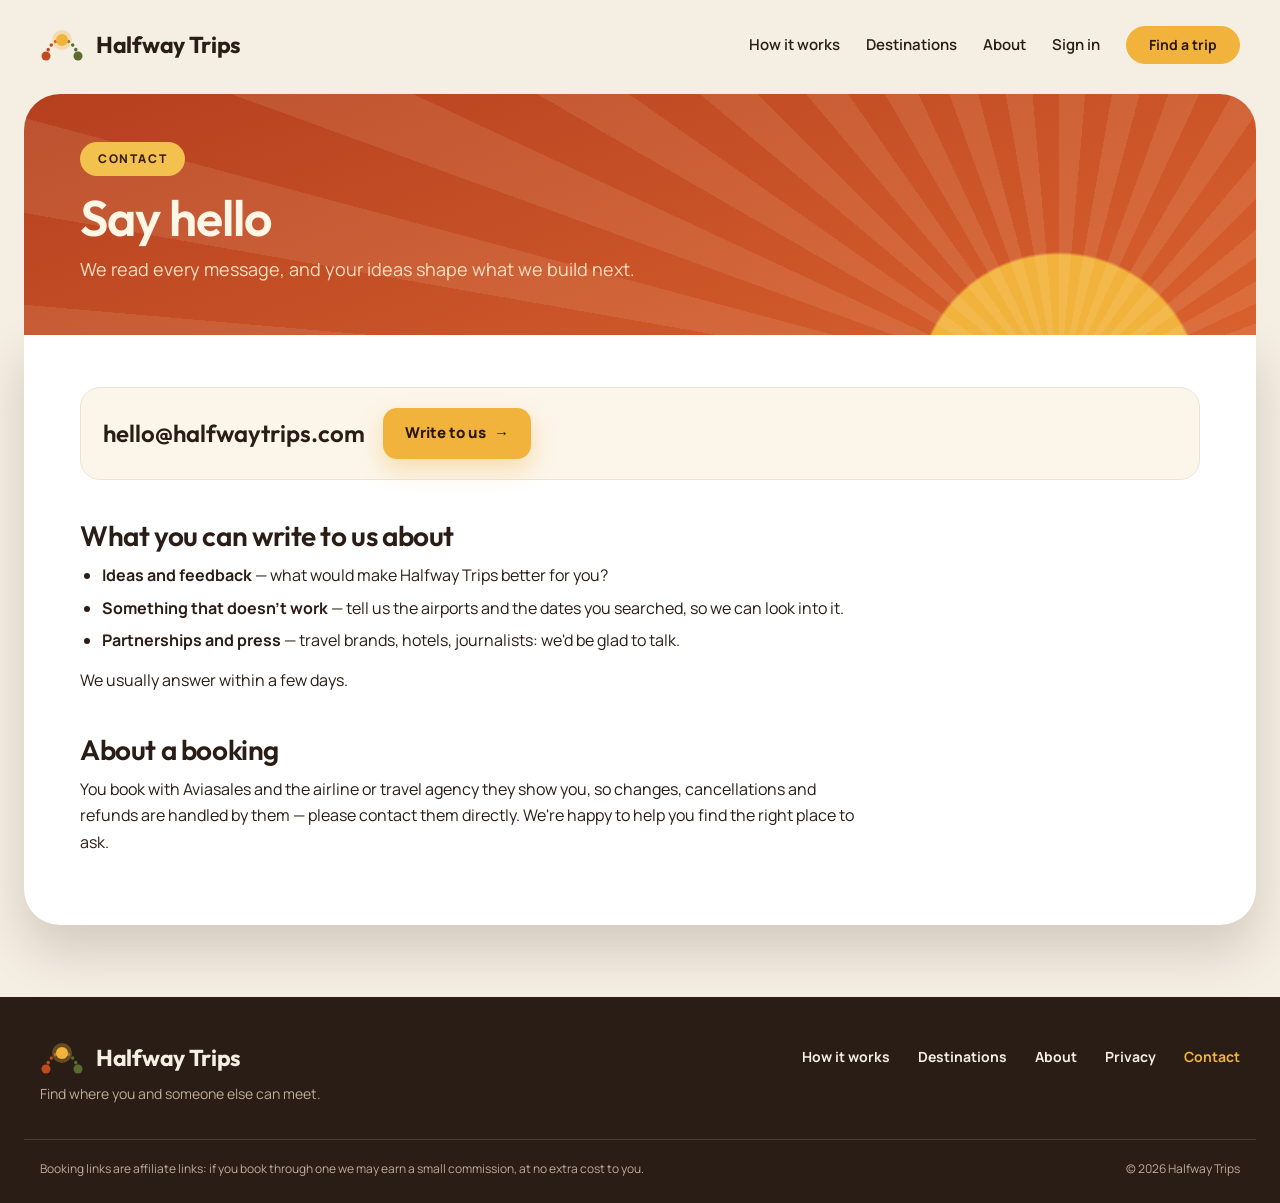
<file: contact.html>
<!DOCTYPE html>
<html lang="en">
<head>
  <meta charset="UTF-8">
  <meta name="viewport" content="width=device-width, initial-scale=1.0">
  <!-- Always our own colours: browsers that repaint pages darker when the phone is in
       dark mode (Edge, Chrome...) leave a page alone that says "only light". The
       browser's own bar at the top takes the cream of the page. -->
  <meta name="color-scheme" content="only light">
  <meta name="theme-color" content="#F5EEE3">
  <title>Contact — Halfway Trips</title>
  <meta name="description" content="Write to Halfway Trips: ideas, feedback, something that doesn't work, partnerships or press.">
  <!-- The preview when this page is shared (WhatsApp, Messenger, iMessage, Facebook...).
       The picture is share.jpg, made from tools/share-image.html. -->
  <meta property="og:type" content="website">
  <meta property="og:site_name" content="Halfway Trips">
  <meta property="og:title" content="Contact — Halfway Trips">
  <meta property="og:description" content="Write to Halfway Trips: ideas, feedback, something that doesn't work, partnerships or press.">
  <meta property="og:url" content="https://halfwaytrips.com/contact.html">
  <meta property="og:image" content="https://halfwaytrips.com/share.jpg">
  <meta property="og:image:type" content="image/jpeg">
  <meta property="og:image:width" content="1200">
  <meta property="og:image:height" content="630">
  <meta property="og:image:alt" content="Halfway Trips: find where to meet in the middle — two dotted routes meeting at one point">
  <meta property="og:locale" content="en_GB">
  <meta name="twitter:card" content="summary_large_image">
  <link rel="icon" href="favicon.svg" type="image/svg+xml">
  <!-- Our two fonts (the fonts/ folder, set up at the top of styles.css), fetched
       early so the words don't change shape just after the page appears -->
  <link rel="preload" href="fonts/manrope-latin.woff2" as="font" type="font/woff2" crossorigin>
  <link rel="preload" href="fonts/outfit-latin.woff2" as="font" type="font/woff2" crossorigin>
  <link rel="stylesheet" href="styles.css?v=2026-11-21.4">
  <!-- Visitor statistics (Umami Cloud), as on the home page: no cookies, nothing personal -->
  <script defer src="https://cloud.umami.is/script.js" data-website-id="fbf0c8dd-831c-4101-b31c-093ba8cb714a" data-domains="halfwaytrips.com,www.halfwaytrips.com" data-exclude-hash="true"></script>
</head>
<body>

  <header class="nav">
    <a class="brand" href="index.html">
      <svg width="44" height="32" viewBox="2 8 44 32" fill="none" xmlns="http://www.w3.org/2000/svg" aria-hidden="true">
        <path class="logo-route logo-route-a" d="M8 34 Q13 19 24 19"></path>
        <path class="logo-route logo-route-b" d="M40 34 Q35 19 24 19"></path>
        <circle class="logo-a" cx="8" cy="35" r="4.5"></circle>
        <circle class="logo-b" cx="40" cy="35" r="4.5"></circle>
        <circle class="logo-meet" cx="24" cy="19" r="10" opacity="0.3"></circle>
        <circle class="logo-meet" cx="24" cy="19" r="6"></circle>
      </svg>
      <span>Halfway Trips</span>
    </a>
    <nav class="nav-links">
      <a href="how-it-works.html">How it works</a>
      <a href="destinations.html">Destinations</a>
      <a href="about.html">About</a>
      <a class="nav-account" href="account.html">Sign in</a>
      <a class="btn-signin btn-cta" href="index.html">Find a trip</a>
      <!-- Phones: the page links fold into this small menu (☰) -->
      <details class="nav-menu">
        <summary aria-label="Menu">
          <svg class="nav-menu-open" width="18" height="18" viewBox="0 0 24 24" fill="none" stroke="currentColor" stroke-width="2.2" stroke-linecap="round" aria-hidden="true"><path d="M4 7h16M4 12h16M4 17h16"></path></svg>
          <svg class="nav-menu-close" width="18" height="18" viewBox="0 0 24 24" fill="none" stroke="currentColor" stroke-width="2.2" stroke-linecap="round" aria-hidden="true"><path d="M6 6l12 12M18 6 6 18"></path></svg>
        </summary>
        <div class="nav-menu-panel">
          <a href="how-it-works.html">How it works</a>
          <a href="destinations.html">Destinations</a>
          <a href="about.html">About</a>
          <a href="contact.html" aria-current="page">Contact</a>
          <a class="nav-account" href="account.html">Sign in</a>
        </div>
      </details>
    </nav>
  </header>
  <script>
    // The phone menu (☰) also closes with a tap outside it, or Escape.
    (() => {
      const menu = document.querySelector(".nav-menu");
      document.addEventListener("click", (event) => {
        if (menu.open && !menu.contains(event.target)) menu.open = false;
      });
      document.addEventListener("keydown", (event) => {
        if (event.key === "Escape" && menu.open) {
          menu.open = false;
          menu.querySelector("summary").focus();
        }
      });
    })();
  </script>

  <main>
    <section class="page-hero">
      <div class="hero-badge">CONTACT</div>
      <h1>Say hello</h1>
      <p>We read every message, and your ideas shape what we build next.</p>
    </section>

    <article class="doc">
      <div class="contact-card">
        <span class="cc-email">hello@halfwaytrips.com</span>
        <a class="btn" href="mailto:hello@halfwaytrips.com">Write to us <span aria-hidden="true">→</span></a>
      </div>

      <h2>What you can write to us about</h2>
      <ul>
        <li><strong>Ideas and feedback</strong> — what would make Halfway Trips better for you?</li>
        <li><strong>Something that doesn't work</strong> — tell us the airports and the dates you searched, so we can look into it.</li>
        <li><strong>Partnerships and press</strong> — travel brands, hotels, journalists: we'd be glad to talk.</li>
      </ul>
      <p>We usually answer within a few days.</p>

      <h2>About a booking</h2>
      <p>You book with Aviasales and the airline or travel agency they show you, so changes, cancellations and refunds are handled by them — please contact them directly. We're happy to help you find the right place to ask.</p>
    </article>
  </main>

  <!-- The band at the bottom of every page: the whole width, dark (styles.css, "The footer") -->
  <footer class="page-footer">
    <div class="footer-inner footer-main">
      <div class="footer-brand">
        <a class="brand" href="index.html">
          <svg width="44" height="32" viewBox="2 8 44 32" fill="none" xmlns="http://www.w3.org/2000/svg" aria-hidden="true">
            <path class="logo-route logo-route-a" d="M8 34 Q13 19 24 19"></path>
            <path class="logo-route logo-route-b" d="M40 34 Q35 19 24 19"></path>
            <circle class="logo-a" cx="8" cy="35" r="4.5"></circle>
            <circle class="logo-b" cx="40" cy="35" r="4.5"></circle>
            <circle class="logo-meet" cx="24" cy="19" r="10" opacity="0.3"></circle>
            <circle class="logo-meet" cx="24" cy="19" r="6"></circle>
          </svg>
          <span>Halfway Trips</span>
        </a>
        <p>Find where you and someone else can meet.</p>
      </div>
      <nav class="footer-links" aria-label="More about Halfway Trips">
        <a href="how-it-works.html">How it works</a>
        <a href="destinations.html">Destinations</a>
        <a href="about.html">About</a>
        <a href="privacy.html">Privacy</a>
        <a href="contact.html" aria-current="page">Contact</a>
      </nav>
    </div>
    <p class="footer-inner footer-small"><span>Booking links are affiliate links: if you book through one we may earn a small commission, at no extra cost to you.</span><span>© 2026 Halfway Trips</span></p>
  </footer>

  <!-- (turns "Sign in" into "Account" when you are signed in) -->
  <script src="auth.js?v=2026-11-21.4" defer></script>
</body>
</html>
</file>
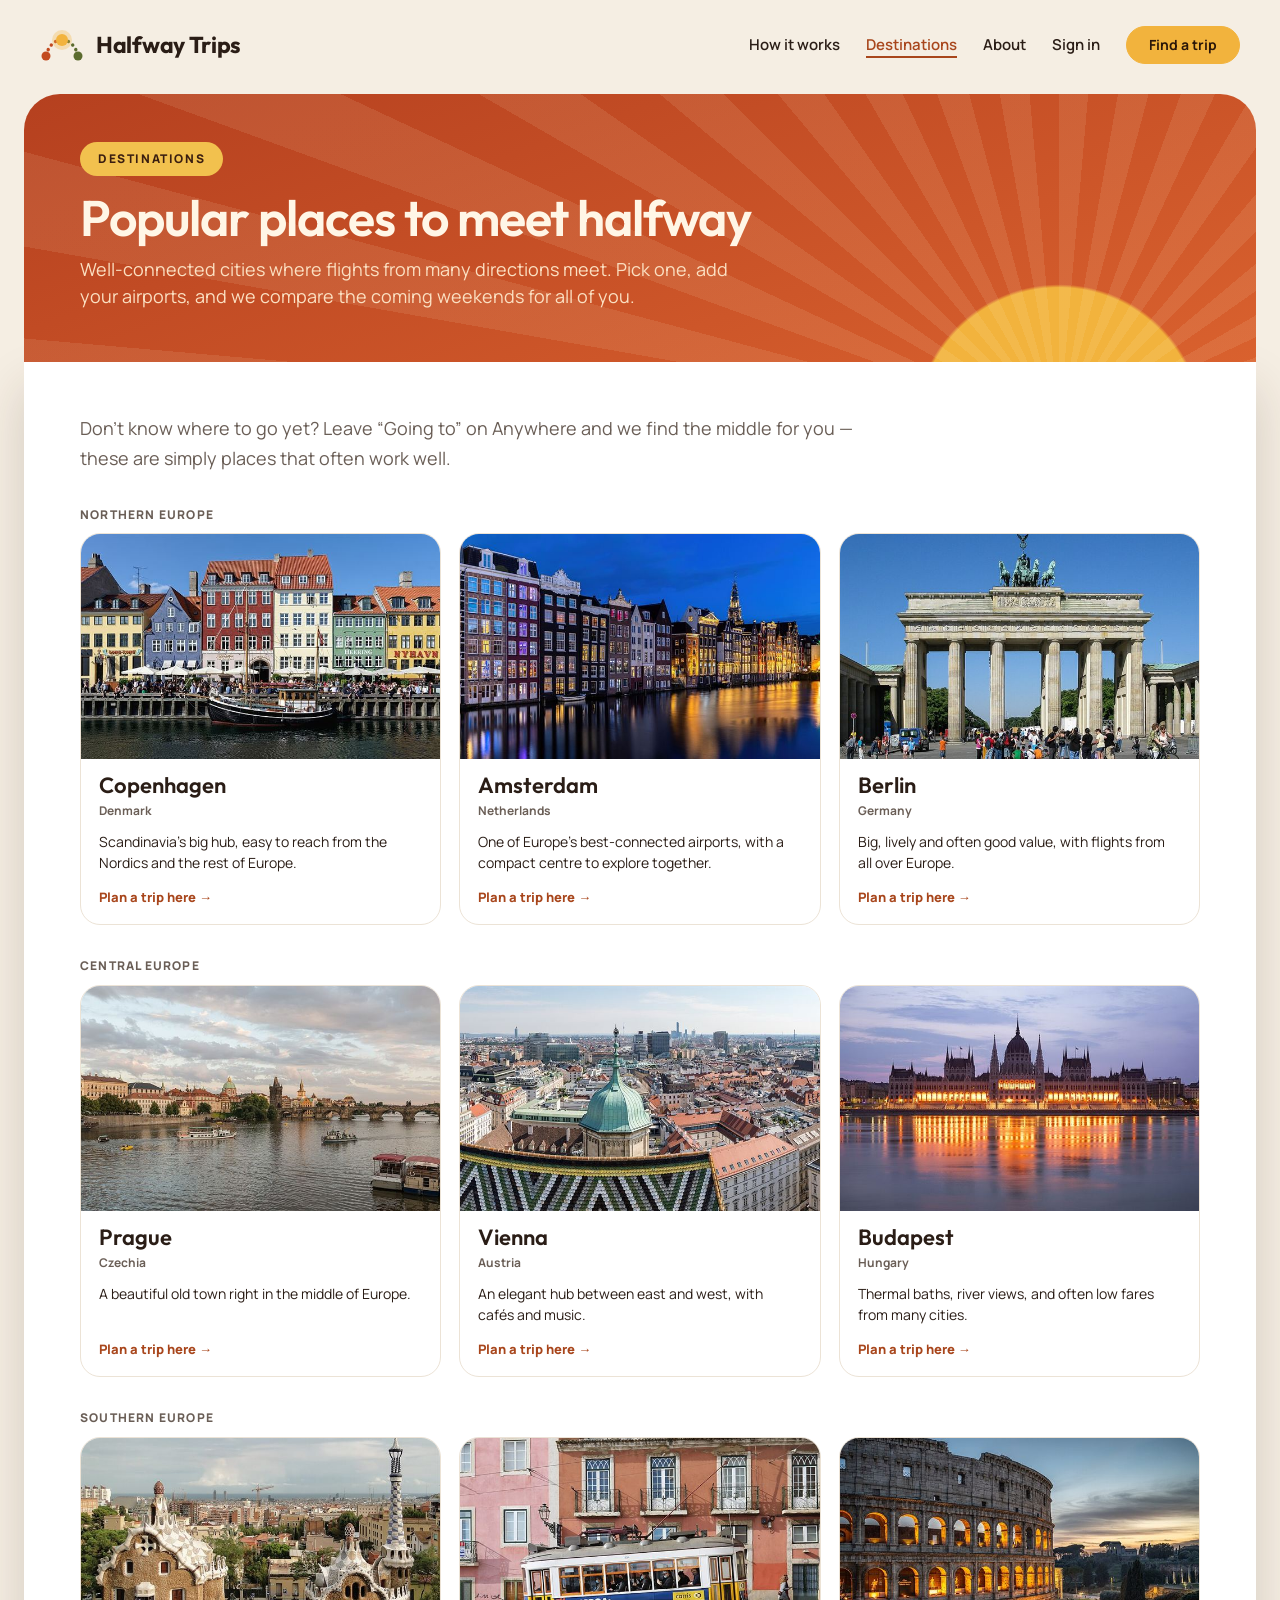
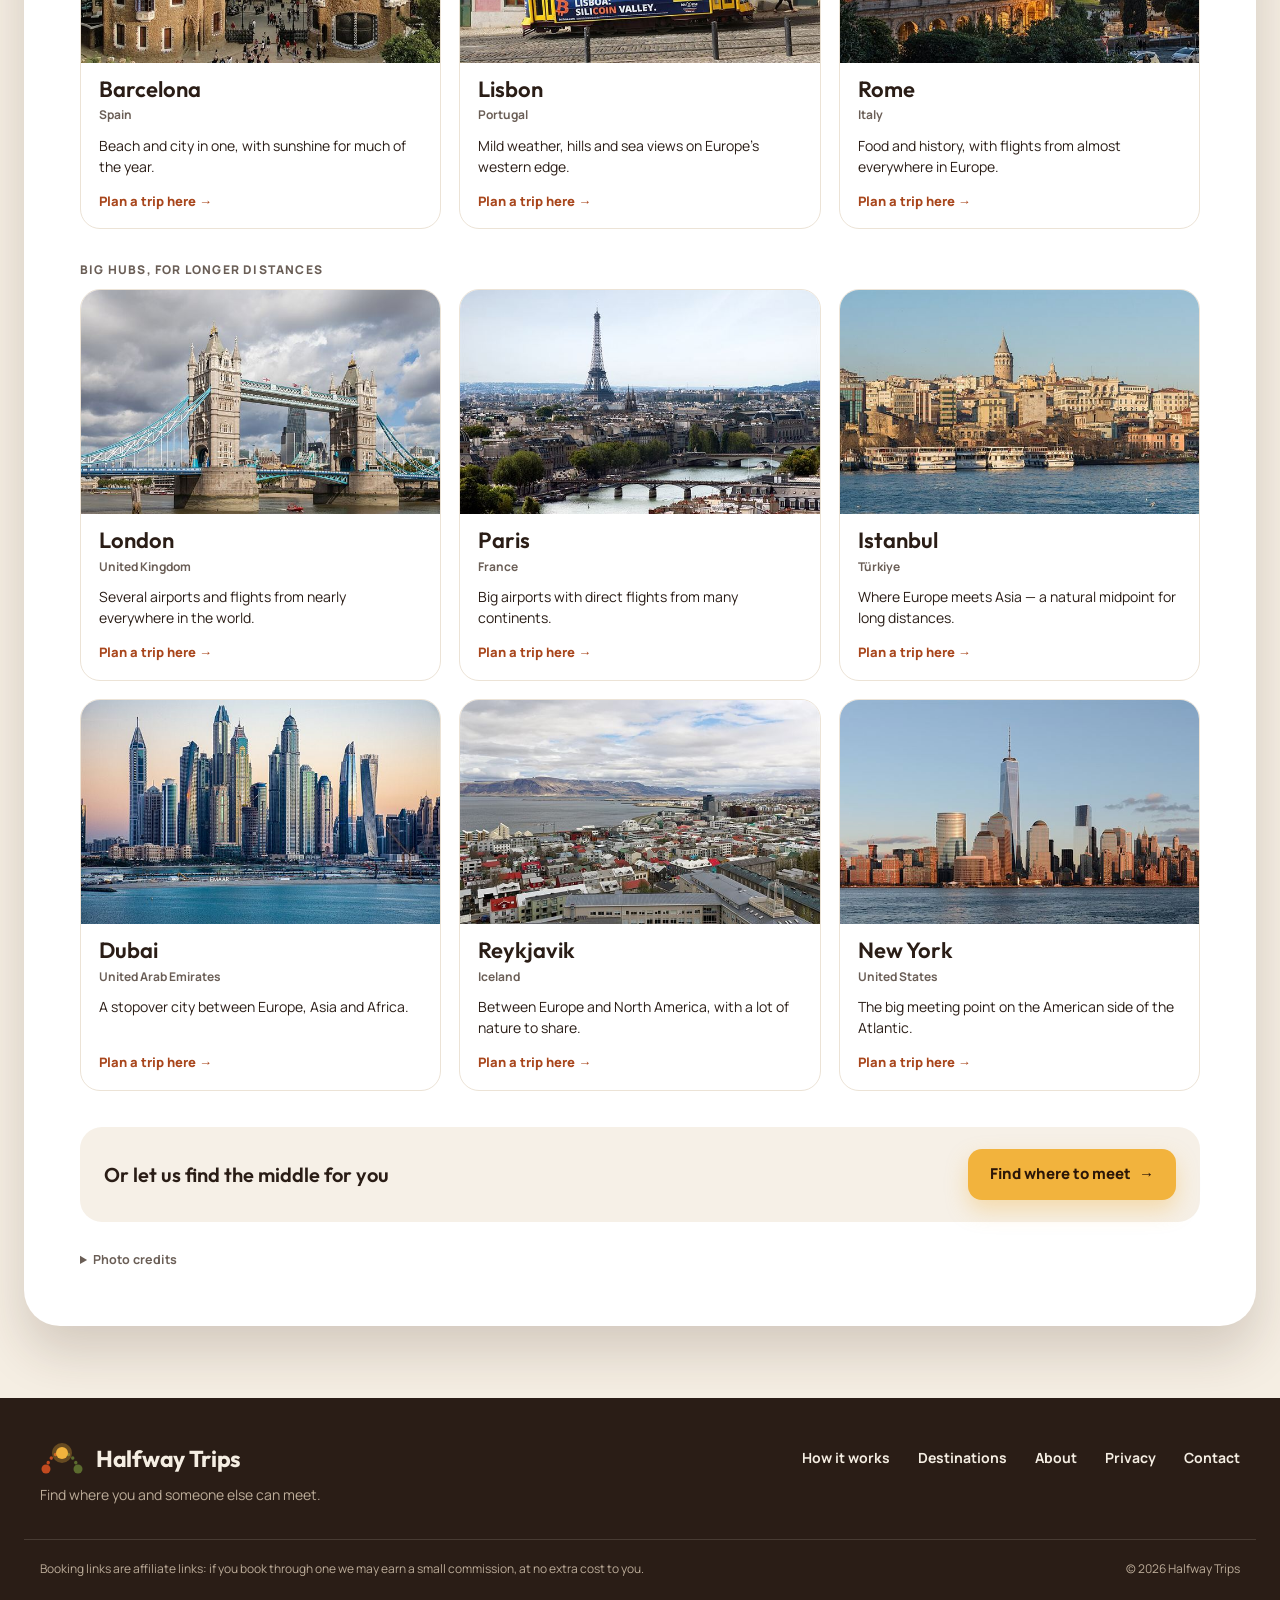
<file: destinations.html>
<!DOCTYPE html>
<html lang="en">
<head>
  <meta charset="UTF-8">
  <meta name="viewport" content="width=device-width, initial-scale=1.0">
  <!-- Always our own colours: browsers that repaint pages darker when the phone is in
       dark mode (Edge, Chrome...) leave a page alone that says "only light". The
       browser's own bar at the top takes the cream of the page. -->
  <meta name="color-scheme" content="only light">
  <meta name="theme-color" content="#F5EEE3">
  <title>Destinations — Halfway Trips</title>
  <meta name="description" content="Well-connected cities where flights from many directions meet — good places to meet halfway, with the coming weekends compared for your group.">
  <!-- The preview when this page is shared (WhatsApp, Messenger, iMessage, Facebook...).
       The picture is share.jpg, made from tools/share-image.html. -->
  <meta property="og:type" content="website">
  <meta property="og:site_name" content="Halfway Trips">
  <meta property="og:title" content="Destinations — Halfway Trips">
  <meta property="og:description" content="Well-connected cities where flights from many directions meet — good places to meet halfway, with the coming weekends compared for your group.">
  <meta property="og:url" content="https://halfwaytrips.com/destinations.html">
  <meta property="og:image" content="https://halfwaytrips.com/share.jpg">
  <meta property="og:image:type" content="image/jpeg">
  <meta property="og:image:width" content="1200">
  <meta property="og:image:height" content="630">
  <meta property="og:image:alt" content="Halfway Trips: find where to meet in the middle — two dotted routes meeting at one point">
  <meta property="og:locale" content="en_GB">
  <meta name="twitter:card" content="summary_large_image">
  <link rel="icon" href="favicon.svg" type="image/svg+xml">
  <!-- Our two fonts (the fonts/ folder, set up at the top of styles.css), fetched
       early so the words don't change shape just after the page appears -->
  <link rel="preload" href="fonts/manrope-latin.woff2" as="font" type="font/woff2" crossorigin>
  <link rel="preload" href="fonts/outfit-latin.woff2" as="font" type="font/woff2" crossorigin>
  <link rel="stylesheet" href="styles.css?v=2026-11-21.4">
  <!-- Visitor statistics (Umami Cloud), as on the home page: no cookies, nothing personal -->
  <script defer src="https://cloud.umami.is/script.js" data-website-id="fbf0c8dd-831c-4101-b31c-093ba8cb714a" data-domains="halfwaytrips.com,www.halfwaytrips.com" data-exclude-hash="true"></script>
</head>
<body>

  <header class="nav">
    <a class="brand" href="index.html">
      <svg width="44" height="32" viewBox="2 8 44 32" fill="none" xmlns="http://www.w3.org/2000/svg" aria-hidden="true">
        <path class="logo-route logo-route-a" d="M8 34 Q13 19 24 19"></path>
        <path class="logo-route logo-route-b" d="M40 34 Q35 19 24 19"></path>
        <circle class="logo-a" cx="8" cy="35" r="4.5"></circle>
        <circle class="logo-b" cx="40" cy="35" r="4.5"></circle>
        <circle class="logo-meet" cx="24" cy="19" r="10" opacity="0.3"></circle>
        <circle class="logo-meet" cx="24" cy="19" r="6"></circle>
      </svg>
      <span>Halfway Trips</span>
    </a>
    <nav class="nav-links">
      <a href="how-it-works.html">How it works</a>
      <a href="destinations.html" aria-current="page">Destinations</a>
      <a href="about.html">About</a>
      <a class="nav-account" href="account.html">Sign in</a>
      <a class="btn-signin btn-cta" href="index.html">Find a trip</a>
      <!-- Phones: the page links fold into this small menu (☰) -->
      <details class="nav-menu">
        <summary aria-label="Menu">
          <svg class="nav-menu-open" width="18" height="18" viewBox="0 0 24 24" fill="none" stroke="currentColor" stroke-width="2.2" stroke-linecap="round" aria-hidden="true"><path d="M4 7h16M4 12h16M4 17h16"></path></svg>
          <svg class="nav-menu-close" width="18" height="18" viewBox="0 0 24 24" fill="none" stroke="currentColor" stroke-width="2.2" stroke-linecap="round" aria-hidden="true"><path d="M6 6l12 12M18 6 6 18"></path></svg>
        </summary>
        <div class="nav-menu-panel">
          <a href="how-it-works.html">How it works</a>
          <a href="destinations.html" aria-current="page">Destinations</a>
          <a href="about.html">About</a>
          <a href="contact.html">Contact</a>
          <a class="nav-account" href="account.html">Sign in</a>
        </div>
      </details>
    </nav>
  </header>
  <script>
    // The phone menu (☰) also closes with a tap outside it, or Escape.
    (() => {
      const menu = document.querySelector(".nav-menu");
      document.addEventListener("click", (event) => {
        if (menu.open && !menu.contains(event.target)) menu.open = false;
      });
      document.addEventListener("keydown", (event) => {
        if (event.key === "Escape" && menu.open) {
          menu.open = false;
          menu.querySelector("summary").focus();
        }
      });
    })();
  </script>

  <main>
    <section class="page-hero">
      <div class="hero-badge">DESTINATIONS</div>
      <h1>Popular places to meet halfway</h1>
      <p>Well-connected cities where flights from many directions meet. Pick one, add your airports, and we compare the coming weekends for all of you.</p>
    </section>

    <!-- Each card opens the search with "Going to" filled in: index.html?to=<city code>&name=<city> -->
    <article class="doc">
      <p class="lead">Don't know where to go yet? Leave “Going to” on Anywhere and we find the middle for you — these are simply places that often work well.</p>

      <h2 class="dest-group">Northern Europe</h2>
      <div class="dest-grid">
        <a class="dest-card" href="index.html?to=CPH&amp;name=Copenhagen"><img class="dc-photo" src="images/destinations/copenhagen.jpg" alt="Colourful houses and boats along Nyhavn harbour" width="640" height="400"><span class="dc-city">Copenhagen</span><span class="dc-country">Denmark</span><span class="dc-why">Scandinavia's big hub, easy to reach from the Nordics and the rest of Europe.</span><span class="dc-go">Plan a trip here →</span></a>
        <a class="dest-card" href="index.html?to=AMS&amp;name=Amsterdam"><img class="dc-photo" src="images/destinations/amsterdam.jpg" alt="Canal houses reflected in the water at dusk" width="640" height="400"><span class="dc-city">Amsterdam</span><span class="dc-country">Netherlands</span><span class="dc-why">One of Europe's best-connected airports, with a compact centre to explore together.</span><span class="dc-go">Plan a trip here →</span></a>
        <a class="dest-card" href="index.html?to=BER&amp;name=Berlin"><img class="dc-photo" src="images/destinations/berlin.jpg" alt="The Brandenburg Gate under a blue sky" width="640" height="400"><span class="dc-city">Berlin</span><span class="dc-country">Germany</span><span class="dc-why">Big, lively and often good value, with flights from all over Europe.</span><span class="dc-go">Plan a trip here →</span></a>
      </div>

      <h2 class="dest-group">Central Europe</h2>
      <div class="dest-grid">
        <a class="dest-card" href="index.html?to=PRG&amp;name=Prague"><img class="dc-photo" src="images/destinations/prague.jpg" alt="Charles Bridge and the old town across the river" width="640" height="400" loading="lazy"><span class="dc-city">Prague</span><span class="dc-country">Czechia</span><span class="dc-why">A beautiful old town right in the middle of Europe.</span><span class="dc-go">Plan a trip here →</span></a>
        <a class="dest-card" href="index.html?to=VIE&amp;name=Vienna"><img class="dc-photo" src="images/destinations/vienna.jpg" alt="The rooftops of Vienna seen from St. Stephen’s Cathedral" width="640" height="400" loading="lazy"><span class="dc-city">Vienna</span><span class="dc-country">Austria</span><span class="dc-why">An elegant hub between east and west, with cafés and music.</span><span class="dc-go">Plan a trip here →</span></a>
        <a class="dest-card" href="index.html?to=BUD&amp;name=Budapest"><img class="dc-photo" src="images/destinations/budapest.jpg" alt="The Parliament on the Danube at dusk" width="640" height="400" loading="lazy"><span class="dc-city">Budapest</span><span class="dc-country">Hungary</span><span class="dc-why">Thermal baths, river views, and often low fares from many cities.</span><span class="dc-go">Plan a trip here →</span></a>
      </div>

      <h2 class="dest-group">Southern Europe</h2>
      <div class="dest-grid">
        <a class="dest-card" href="index.html?to=BCN&amp;name=Barcelona"><img class="dc-photo" src="images/destinations/barcelona.jpg" alt="Park Güell with the city and the sea behind it" width="640" height="400" loading="lazy"><span class="dc-city">Barcelona</span><span class="dc-country">Spain</span><span class="dc-why">Beach and city in one, with sunshine for much of the year.</span><span class="dc-go">Plan a trip here →</span></a>
        <a class="dest-card" href="index.html?to=LIS&amp;name=Lisbon"><img class="dc-photo" src="images/destinations/lisbon.jpg" alt="A yellow tram in the Alfama" width="640" height="400" loading="lazy"><span class="dc-city">Lisbon</span><span class="dc-country">Portugal</span><span class="dc-why">Mild weather, hills and sea views on Europe's western edge.</span><span class="dc-go">Plan a trip here →</span></a>
        <a class="dest-card" href="index.html?to=ROM&amp;name=Rome"><img class="dc-photo" src="images/destinations/rome.jpg" alt="The Colosseum at sunset" width="640" height="400" loading="lazy"><span class="dc-city">Rome</span><span class="dc-country">Italy</span><span class="dc-why">Food and history, with flights from almost everywhere in Europe.</span><span class="dc-go">Plan a trip here →</span></a>
      </div>

      <h2 class="dest-group">Big hubs, for longer distances</h2>
      <div class="dest-grid">
        <a class="dest-card" href="index.html?to=LON&amp;name=London"><img class="dc-photo" src="images/destinations/london.jpg" alt="Tower Bridge over the Thames" width="640" height="400" loading="lazy"><span class="dc-city">London</span><span class="dc-country">United Kingdom</span><span class="dc-why">Several airports and flights from nearly everywhere in the world.</span><span class="dc-go">Plan a trip here →</span></a>
        <a class="dest-card" href="index.html?to=PAR&amp;name=Paris"><img class="dc-photo" src="images/destinations/paris.jpg" alt="The Eiffel Tower above the Seine" width="640" height="400" loading="lazy"><span class="dc-city">Paris</span><span class="dc-country">France</span><span class="dc-why">Big airports with direct flights from many continents.</span><span class="dc-go">Plan a trip here →</span></a>
        <a class="dest-card" href="index.html?to=IST&amp;name=Istanbul"><img class="dc-photo" src="images/destinations/istanbul.jpg" alt="The Galata Tower above the Golden Horn" width="640" height="400" loading="lazy"><span class="dc-city">Istanbul</span><span class="dc-country">Türkiye</span><span class="dc-why">Where Europe meets Asia — a natural midpoint for long distances.</span><span class="dc-go">Plan a trip here →</span></a>
        <a class="dest-card" href="index.html?to=DXB&amp;name=Dubai"><img class="dc-photo" src="images/destinations/dubai.jpg" alt="The towers of Dubai Marina by the sea" width="640" height="400" loading="lazy"><span class="dc-city">Dubai</span><span class="dc-country">United Arab Emirates</span><span class="dc-why">A stopover city between Europe, Asia and Africa.</span><span class="dc-go">Plan a trip here →</span></a>
        <a class="dest-card" href="index.html?to=REK&amp;name=Reykjavik"><img class="dc-photo" src="images/destinations/reykjavik.jpg" alt="Reykjavik’s colourful roofs and the bay" width="640" height="400" loading="lazy"><span class="dc-city">Reykjavik</span><span class="dc-country">Iceland</span><span class="dc-why">Between Europe and North America, with a lot of nature to share.</span><span class="dc-go">Plan a trip here →</span></a>
        <a class="dest-card" href="index.html?to=NYC&amp;name=New%20York"><img class="dc-photo" src="images/destinations/new-york.jpg" alt="Lower Manhattan seen across the Hudson" width="640" height="400" loading="lazy"><span class="dc-city">New York</span><span class="dc-country">United States</span><span class="dc-why">The big meeting point on the American side of the Atlantic.</span><span class="dc-go">Plan a trip here →</span></a>
      </div>

      <div class="cta-box">
        <p>Or let us find the middle for you</p>
        <a class="btn" href="index.html">Find where to meet <span aria-hidden="true">→</span></a>
      </div>
      <!-- The photos (images/destinations/, 640 x 400, cropped) come from Wikimedia
           Commons; their free licences ask us to name each photographer and licence. -->
      <details class="photo-credits" id="photo-credits">
        <summary>Photo credits</summary>
        <p>From Wikimedia Commons, cropped — <a href="https://commons.wikimedia.org/wiki/File:Nyhavn,_Copenhagen,_20220618_1728_7354.jpg">Copenhagen</a>: Jakub Hałun, <a href="https://creativecommons.org/licenses/by-sa/4.0/">CC BY-SA 4.0</a> · <a href="https://commons.wikimedia.org/wiki/File:Colorful_windows_and_canal_houses_at_blue_hour_with_water_reflection_in_Damrak_Amsterdam_Netherlands.jpg">Amsterdam</a>: Basile Morin, <a href="https://creativecommons.org/licenses/by-sa/4.0/">CC BY-SA 4.0</a> · <a href="https://commons.wikimedia.org/wiki/File:Berlin,_Brandenburger_Tor_--_2008_--_0153.jpg">Berlin</a>: Dietmar Rabich, <a href="https://creativecommons.org/licenses/by-sa/4.0/">CC BY-SA 4.0</a> · <a href="https://commons.wikimedia.org/wiki/File:North_view_of_Charles_Bridge_from_M%C3%A1nes%C5%AFv_most,_Prague_20160808_1.jpg">Prague</a>: DXR, <a href="https://creativecommons.org/licenses/by-sa/4.0/">CC BY-SA 4.0</a> · <a href="https://commons.wikimedia.org/wiki/File:Wien,_Stephansdom,_Blick_vom_S%C3%BCdturm_--_2018_--_3271-3.jpg">Vienna</a>: Dietmar Rabich, <a href="https://creativecommons.org/licenses/by-sa/4.0/">CC BY-SA 4.0</a> · <a href="https://commons.wikimedia.org/wiki/File:HUN-2015-Budapest-Hungarian_Parliament_(Budapest)_2015-02.jpg">Budapest</a>: Godot13, <a href="https://creativecommons.org/licenses/by-sa/4.0/">CC BY-SA 4.0</a> · <a href="https://commons.wikimedia.org/wiki/File:Park_G%C3%BCell_02.jpg">Barcelona</a>: Bernard Gagnon, <a href="https://creativecommons.org/licenses/by-sa/3.0/">CC BY-SA 3.0</a> · <a href="https://commons.wikimedia.org/wiki/File:Lissabon_-_Alfama_-_Largo_Santa_Luzia_-_Streetcar_-_1.jpg">Lisbon</a>: Ingo Mehling, <a href="https://creativecommons.org/licenses/by-sa/4.0/">CC BY-SA 4.0</a> · <a href="https://commons.wikimedia.org/wiki/File:Colosseum_of_Rome,_Italy.jpg">Rome</a>: Wilfredor, <a href="https://creativecommons.org/publicdomain/zero/1.0/">CC0</a> · <a href="https://commons.wikimedia.org/wiki/File:Puente_de_la_Torre,_Londres,_Inglaterra,_2014-08-11,_DD_092.JPG">London</a>: Diego Delso, <a href="https://creativecommons.org/licenses/by-sa/4.0/">CC BY-SA 4.0</a> · <a href="https://commons.wikimedia.org/wiki/File:Eiffel_st-jacques_horz_jms.jpg">Paris</a>: ThePromenader, <a href="https://creativecommons.org/licenses/by-sa/3.0/">CC BY-SA 3.0</a> · <a href="https://commons.wikimedia.org/wiki/File:Karak%C3%B6y_Mars_2013.jpg">Istanbul</a>: Arild Vågen, <a href="https://creativecommons.org/licenses/by-sa/3.0/">CC BY-SA 3.0</a> · <a href="https://commons.wikimedia.org/wiki/File:Dubai_Marina_Skyline.jpg">Dubai</a>: Norlando Pobre, <a href="https://creativecommons.org/licenses/by/2.0/">CC BY 2.0</a> · <a href="https://commons.wikimedia.org/wiki/File:View_of_Reykjav%C3%ADk_from_Hallgr%C3%ADmskirkja,_20230507_1227_5715.jpg">Reykjavik</a>: Jakub Hałun, <a href="https://creativecommons.org/licenses/by-sa/4.0/">CC BY-SA 4.0</a> · <a href="https://commons.wikimedia.org/wiki/File:Lower_Manhattan_from_Jersey_City_November_2014_panorama_2.jpg">New York</a>: King of Hearts, <a href="https://creativecommons.org/licenses/by-sa/3.0/">CC BY-SA 3.0</a>.</p>
      </details>
      <script>
        // Arriving from the home page's "photographers and licences" link: open them.
        if (location.hash === "#photo-credits") document.getElementById("photo-credits").open = true;
      </script>
    </article>
  </main>

  <!-- The band at the bottom of every page: the whole width, dark (styles.css, "The footer") -->
  <footer class="page-footer">
    <div class="footer-inner footer-main">
      <div class="footer-brand">
        <a class="brand" href="index.html">
          <svg width="44" height="32" viewBox="2 8 44 32" fill="none" xmlns="http://www.w3.org/2000/svg" aria-hidden="true">
            <path class="logo-route logo-route-a" d="M8 34 Q13 19 24 19"></path>
            <path class="logo-route logo-route-b" d="M40 34 Q35 19 24 19"></path>
            <circle class="logo-a" cx="8" cy="35" r="4.5"></circle>
            <circle class="logo-b" cx="40" cy="35" r="4.5"></circle>
            <circle class="logo-meet" cx="24" cy="19" r="10" opacity="0.3"></circle>
            <circle class="logo-meet" cx="24" cy="19" r="6"></circle>
          </svg>
          <span>Halfway Trips</span>
        </a>
        <p>Find where you and someone else can meet.</p>
      </div>
      <nav class="footer-links" aria-label="More about Halfway Trips">
        <a href="how-it-works.html">How it works</a>
        <a href="destinations.html">Destinations</a>
        <a href="about.html">About</a>
        <a href="privacy.html">Privacy</a>
        <a href="contact.html">Contact</a>
      </nav>
    </div>
    <p class="footer-inner footer-small"><span>Booking links are affiliate links: if you book through one we may earn a small commission, at no extra cost to you.</span><span>© 2026 Halfway Trips</span></p>
  </footer>

  <!-- (turns "Sign in" into "Account" when you are signed in) -->
  <script src="auth.js?v=2026-11-21.4" defer></script>
</body>
</html>
</file>
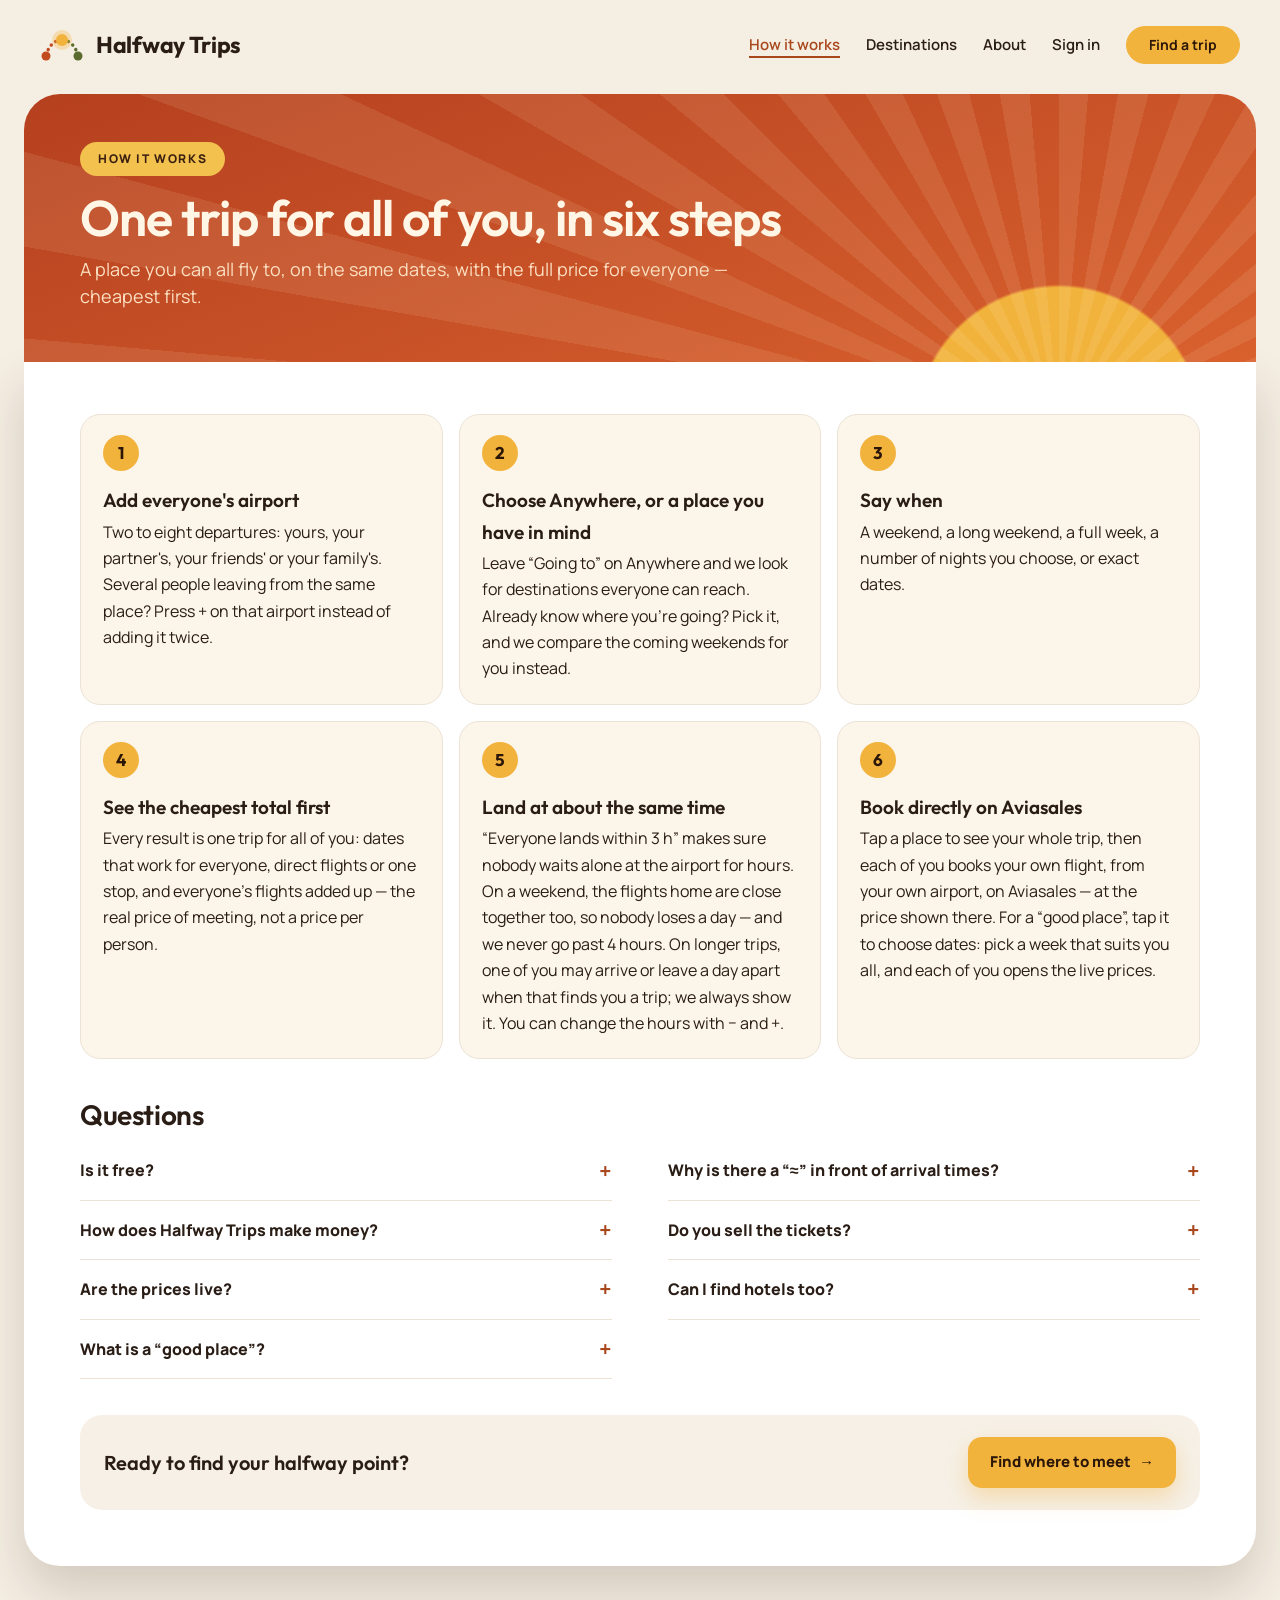
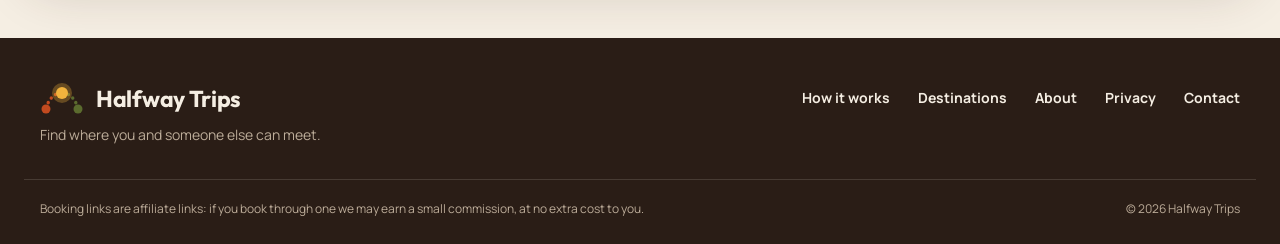
<file: how-it-works.html>
<!DOCTYPE html>
<html lang="en">
<head>
  <meta charset="UTF-8">
  <meta name="viewport" content="width=device-width, initial-scale=1.0">
  <!-- Always our own colours: browsers that repaint pages darker when the phone is in
       dark mode (Edge, Chrome...) leave a page alone that says "only light". The
       browser's own bar at the top takes the cream of the page. -->
  <meta name="color-scheme" content="only light">
  <meta name="theme-color" content="#F5EEE3">
  <title>How it works — Halfway Trips</title>
  <meta name="description" content="How Halfway Trips finds a place you can all fly to, on the same dates, with the full price for everyone and the cheapest first.">
  <!-- The preview when this page is shared (WhatsApp, Messenger, iMessage, Facebook...).
       The picture is share.jpg, made from tools/share-image.html. -->
  <meta property="og:type" content="website">
  <meta property="og:site_name" content="Halfway Trips">
  <meta property="og:title" content="How it works — Halfway Trips">
  <meta property="og:description" content="How Halfway Trips finds a place you can all fly to, on the same dates, with the full price for everyone and the cheapest first.">
  <meta property="og:url" content="https://halfwaytrips.com/how-it-works.html">
  <meta property="og:image" content="https://halfwaytrips.com/share.jpg">
  <meta property="og:image:type" content="image/jpeg">
  <meta property="og:image:width" content="1200">
  <meta property="og:image:height" content="630">
  <meta property="og:image:alt" content="Halfway Trips: find where to meet in the middle — two dotted routes meeting at one point">
  <meta property="og:locale" content="en_GB">
  <meta name="twitter:card" content="summary_large_image">
  <link rel="icon" href="favicon.svg" type="image/svg+xml">
  <!-- Our two fonts (the fonts/ folder, set up at the top of styles.css), fetched
       early so the words don't change shape just after the page appears -->
  <link rel="preload" href="fonts/manrope-latin.woff2" as="font" type="font/woff2" crossorigin>
  <link rel="preload" href="fonts/outfit-latin.woff2" as="font" type="font/woff2" crossorigin>
  <link rel="stylesheet" href="styles.css?v=2026-11-21.4">
  <!-- Visitor statistics (Umami Cloud), as on the home page: no cookies, nothing personal -->
  <script defer src="https://cloud.umami.is/script.js" data-website-id="fbf0c8dd-831c-4101-b31c-093ba8cb714a" data-domains="halfwaytrips.com,www.halfwaytrips.com" data-exclude-hash="true"></script>
</head>
<body>

  <header class="nav">
    <a class="brand" href="index.html">
      <svg width="44" height="32" viewBox="2 8 44 32" fill="none" xmlns="http://www.w3.org/2000/svg" aria-hidden="true">
        <path class="logo-route logo-route-a" d="M8 34 Q13 19 24 19"></path>
        <path class="logo-route logo-route-b" d="M40 34 Q35 19 24 19"></path>
        <circle class="logo-a" cx="8" cy="35" r="4.5"></circle>
        <circle class="logo-b" cx="40" cy="35" r="4.5"></circle>
        <circle class="logo-meet" cx="24" cy="19" r="10" opacity="0.3"></circle>
        <circle class="logo-meet" cx="24" cy="19" r="6"></circle>
      </svg>
      <span>Halfway Trips</span>
    </a>
    <nav class="nav-links">
      <a href="how-it-works.html" aria-current="page">How it works</a>
      <a href="destinations.html">Destinations</a>
      <a href="about.html">About</a>
      <a class="nav-account" href="account.html">Sign in</a>
      <a class="btn-signin btn-cta" href="index.html">Find a trip</a>
      <!-- Phones: the page links fold into this small menu (☰) -->
      <details class="nav-menu">
        <summary aria-label="Menu">
          <svg class="nav-menu-open" width="18" height="18" viewBox="0 0 24 24" fill="none" stroke="currentColor" stroke-width="2.2" stroke-linecap="round" aria-hidden="true"><path d="M4 7h16M4 12h16M4 17h16"></path></svg>
          <svg class="nav-menu-close" width="18" height="18" viewBox="0 0 24 24" fill="none" stroke="currentColor" stroke-width="2.2" stroke-linecap="round" aria-hidden="true"><path d="M6 6l12 12M18 6 6 18"></path></svg>
        </summary>
        <div class="nav-menu-panel">
          <a href="how-it-works.html" aria-current="page">How it works</a>
          <a href="destinations.html">Destinations</a>
          <a href="about.html">About</a>
          <a href="contact.html">Contact</a>
          <a class="nav-account" href="account.html">Sign in</a>
        </div>
      </details>
    </nav>
  </header>
  <script>
    // The phone menu (☰) also closes with a tap outside it, or Escape.
    (() => {
      const menu = document.querySelector(".nav-menu");
      document.addEventListener("click", (event) => {
        if (menu.open && !menu.contains(event.target)) menu.open = false;
      });
      document.addEventListener("keydown", (event) => {
        if (event.key === "Escape" && menu.open) {
          menu.open = false;
          menu.querySelector("summary").focus();
        }
      });
    })();
  </script>

  <main>
    <section class="page-hero">
      <div class="hero-badge">HOW IT WORKS</div>
      <h1>One trip for all of you, in six steps</h1>
      <p>A place you can all fly to, on the same dates, with the full price for everyone — cheapest first.</p>
    </section>

    <article class="doc">
      <ol class="steps">
        <li><strong>Add everyone's airport</strong>Two to eight departures: yours, your partner's, your friends' or your family's. Several people leaving from the same place? Press + on that airport instead of adding it twice.</li>
        <li><strong>Choose Anywhere, or a place you have in mind</strong>Leave “Going to” on Anywhere and we look for destinations everyone can reach. Already know where you're going? Pick it, and we compare the coming weekends for you instead.</li>
        <li><strong>Say when</strong>A weekend, a long weekend, a full week, a number of nights you choose, or exact dates.</li>
        <li><strong>See the cheapest total first</strong>Every result is one trip for all of you: dates that work for everyone, direct flights or one stop, and everyone's flights added up — the real price of meeting, not a price per person.</li>
        <li><strong>Land at about the same time</strong>“Everyone lands within 3 h” makes sure nobody waits alone at the airport for hours. On a weekend, the flights home are close together too, so nobody loses a day — and we never go past 4 hours. On longer trips, one of you may arrive or leave a day apart when that finds you a trip; we always show it. You can change the hours with − and +.</li>
        <li><strong>Book directly on Aviasales</strong>Tap a place to see your whole trip, then each of you books your own flight, from your own airport, on Aviasales — at the price shown there. For a “good place”, tap it to choose dates: pick a week that suits you all, and each of you opens the live prices.</li>
      </ol>

      <h2>Questions</h2>
      <div class="faq">
        <details>
          <summary>Is it free?</summary>
          <p>Yes. There is no fee, and you don't need an account. If you want one, it's free too: sign in with your email to keep the trips you save.</p>
        </details>
        <details>
          <summary>How does Halfway Trips make money?</summary>
          <p>The “Book on Aviasales” buttons are affiliate links (through Travelpayouts). If you book through one, we may earn a small commission from Aviasales. You pay the same price either way.</p>
        </details>
        <details>
          <summary>Are the prices live?</summary>
          <p>They come from recent searches made by travellers, so the live price on Aviasales can be a little different, and some routes or dates may be missing. Always check the final price before you book.</p>
        </details>
        <details>
          <summary>What is a “good place”?</summary>
          <p>A place where each of you has a cheap flight, just not on the same dates in the prices we have yet. We show each of you the lowest price we've seen and the total together. Choose dates that suit you all, and Aviasales shows you the live prices for exactly those dates.</p>
        </details>
        <details>
          <summary>Why is there a “≈” in front of arrival times?</summary>
          <p>The flight data we use has departure times only. Arrival times and flight lengths are worked out from the distance and the time zones, so they are estimates.</p>
        </details>
        <details>
          <summary>Do you sell the tickets?</summary>
          <p>No. We help you find the trip; you book it with Aviasales and the airline or agency they show you. Changes, cancellations and refunds are handled by them.</p>
        </details>
        <details>
          <summary>Can I find hotels too?</summary>
          <p>Not yet — places to stay for your dates are coming to the trip page.</p>
        </details>
      </div>

      <div class="cta-box">
        <p>Ready to find your halfway point?</p>
        <a class="btn" href="index.html">Find where to meet <span aria-hidden="true">→</span></a>
      </div>
    </article>
  </main>

  <!-- The band at the bottom of every page: the whole width, dark (styles.css, "The footer") -->
  <footer class="page-footer">
    <div class="footer-inner footer-main">
      <div class="footer-brand">
        <a class="brand" href="index.html">
          <svg width="44" height="32" viewBox="2 8 44 32" fill="none" xmlns="http://www.w3.org/2000/svg" aria-hidden="true">
            <path class="logo-route logo-route-a" d="M8 34 Q13 19 24 19"></path>
            <path class="logo-route logo-route-b" d="M40 34 Q35 19 24 19"></path>
            <circle class="logo-a" cx="8" cy="35" r="4.5"></circle>
            <circle class="logo-b" cx="40" cy="35" r="4.5"></circle>
            <circle class="logo-meet" cx="24" cy="19" r="10" opacity="0.3"></circle>
            <circle class="logo-meet" cx="24" cy="19" r="6"></circle>
          </svg>
          <span>Halfway Trips</span>
        </a>
        <p>Find where you and someone else can meet.</p>
      </div>
      <nav class="footer-links" aria-label="More about Halfway Trips">
        <a href="how-it-works.html">How it works</a>
        <a href="destinations.html">Destinations</a>
        <a href="about.html">About</a>
        <a href="privacy.html">Privacy</a>
        <a href="contact.html">Contact</a>
      </nav>
    </div>
    <p class="footer-inner footer-small"><span>Booking links are affiliate links: if you book through one we may earn a small commission, at no extra cost to you.</span><span>© 2026 Halfway Trips</span></p>
  </footer>

  <!-- (turns "Sign in" into "Account" when you are signed in) -->
  <script src="auth.js?v=2026-11-21.4" defer></script>
</body>
</html>
</file>
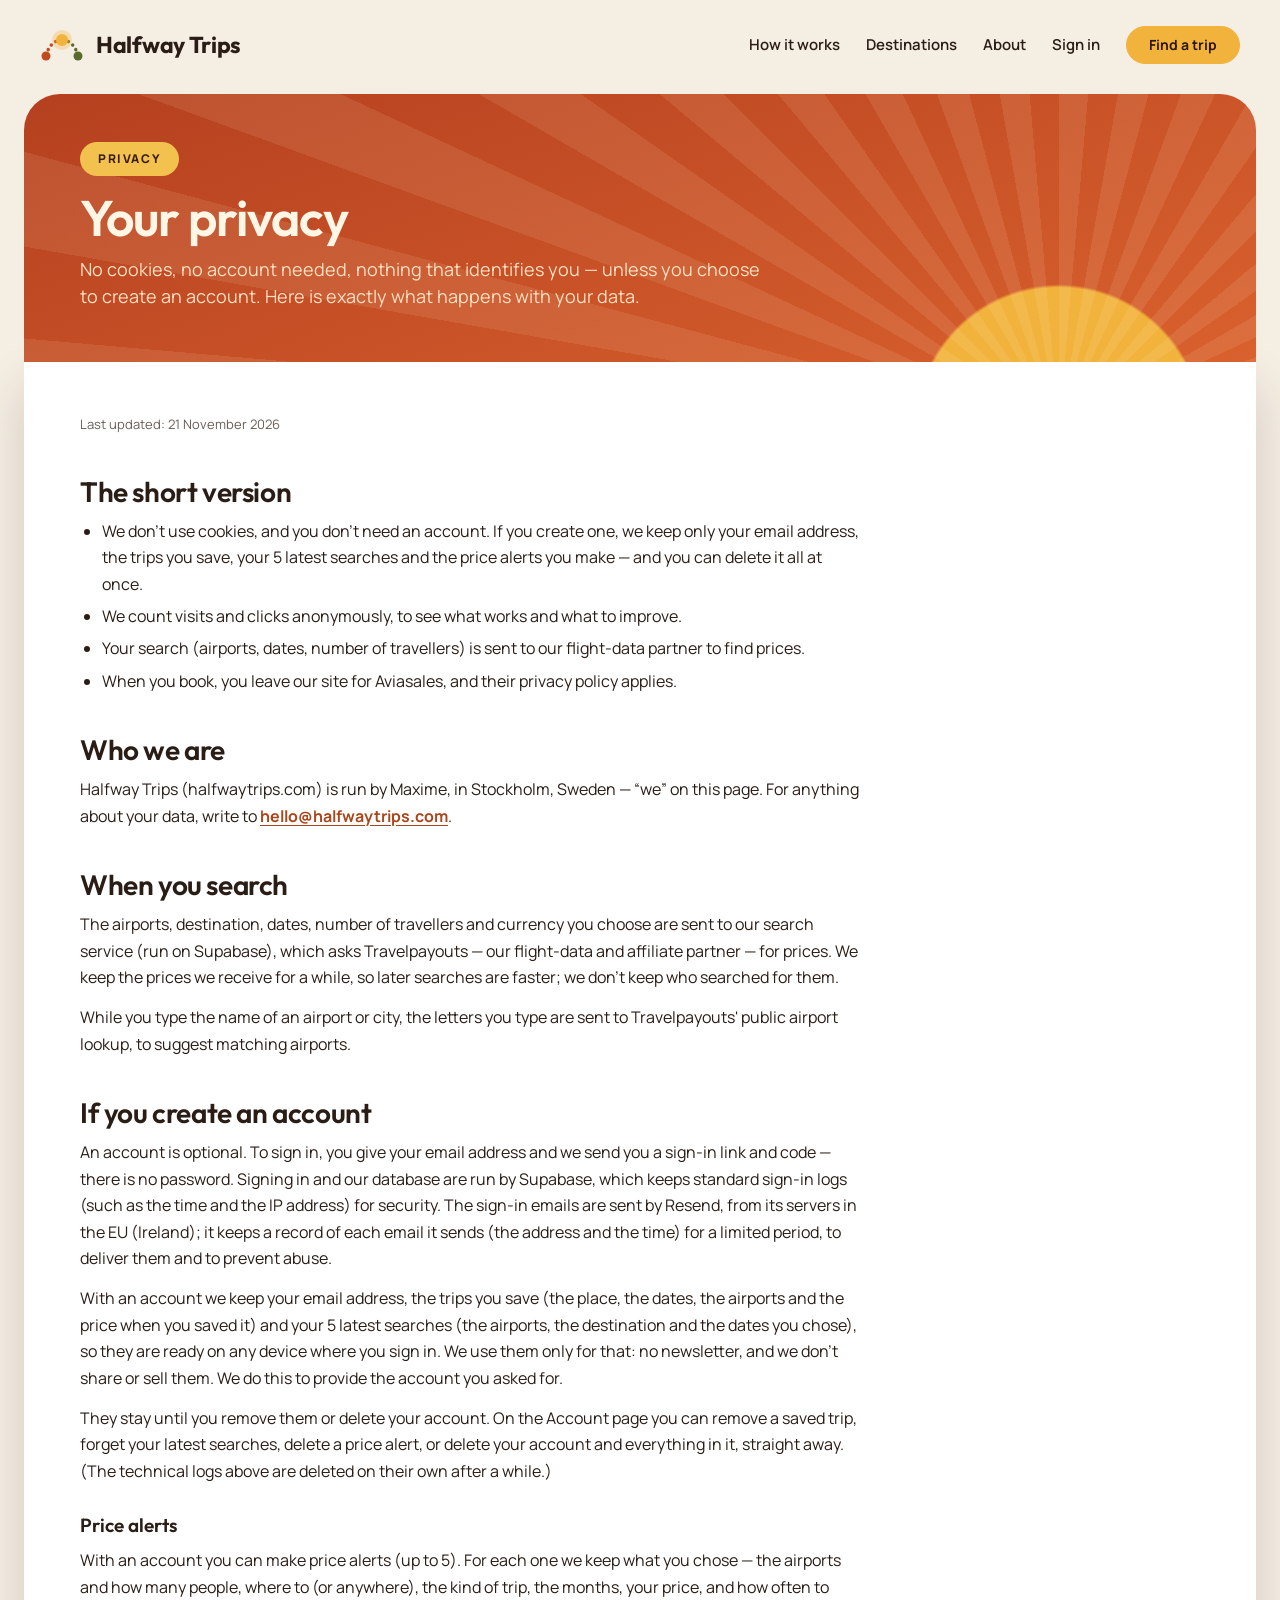
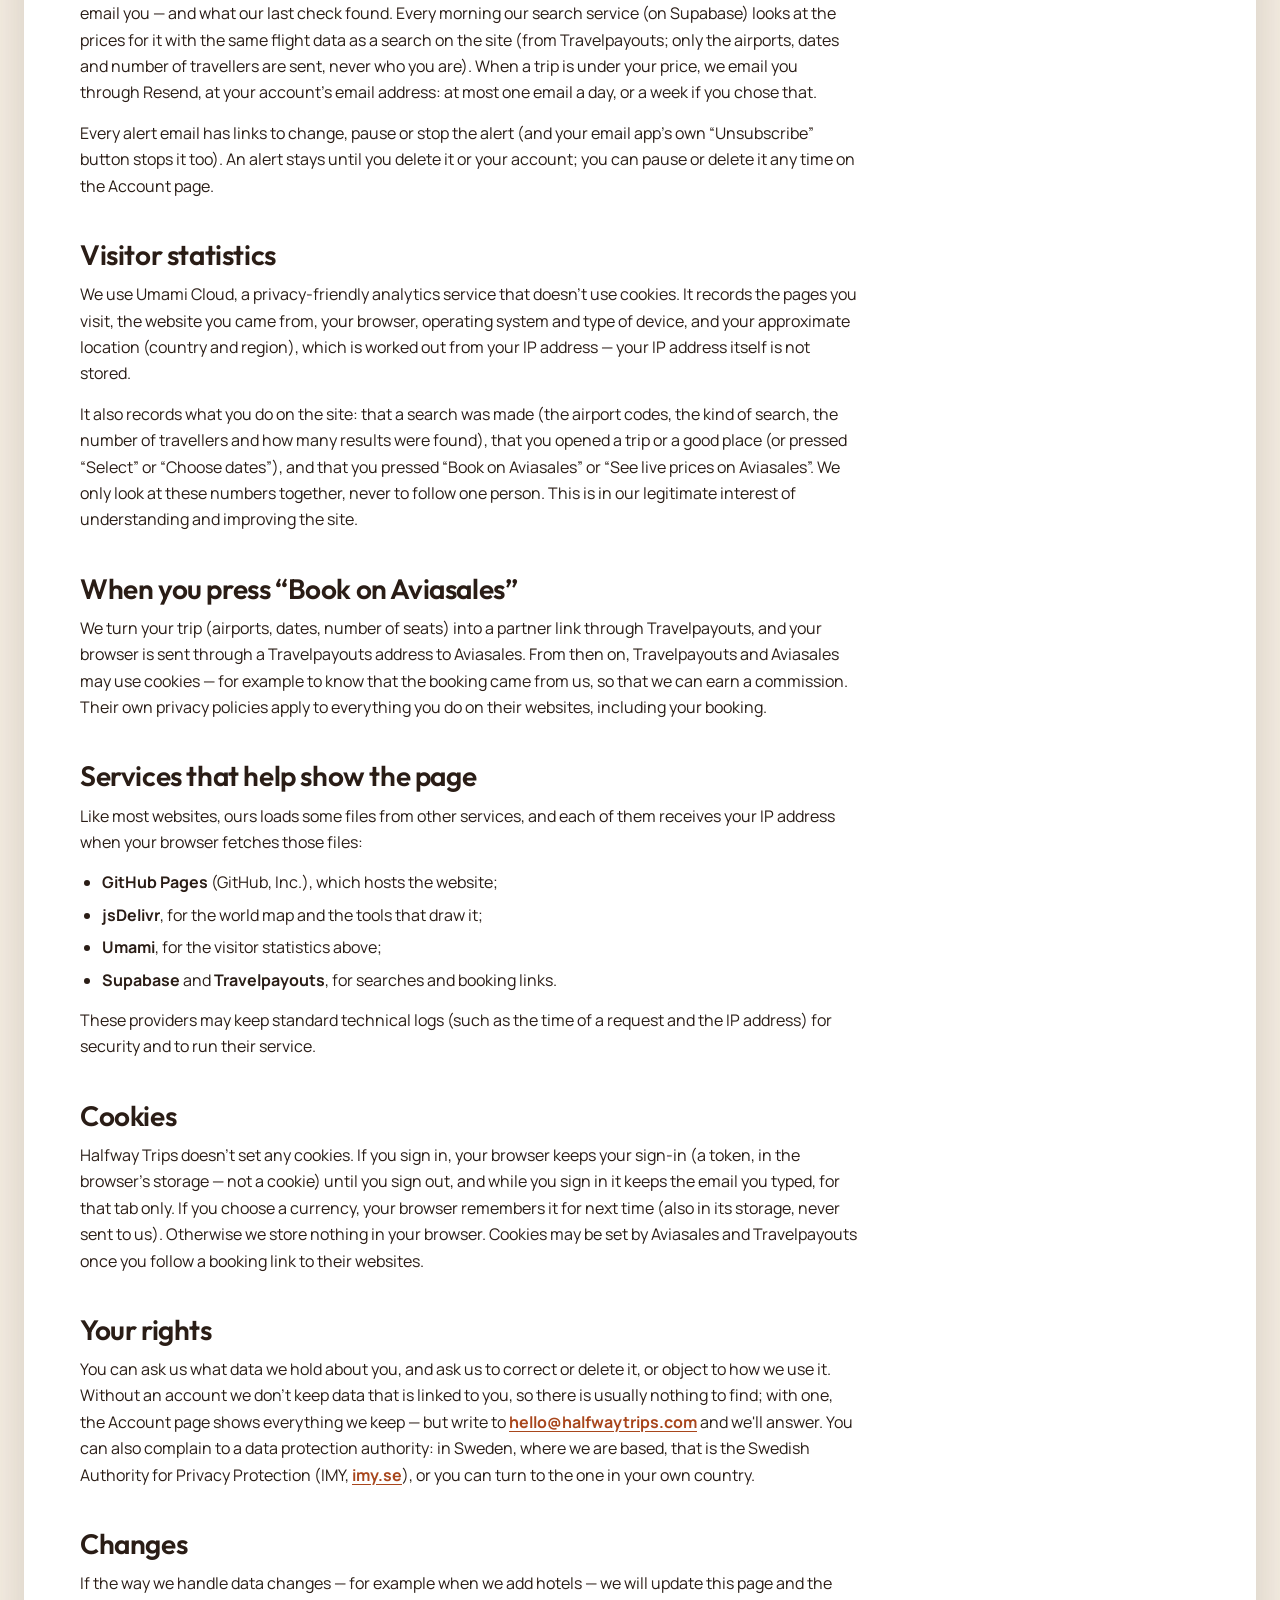
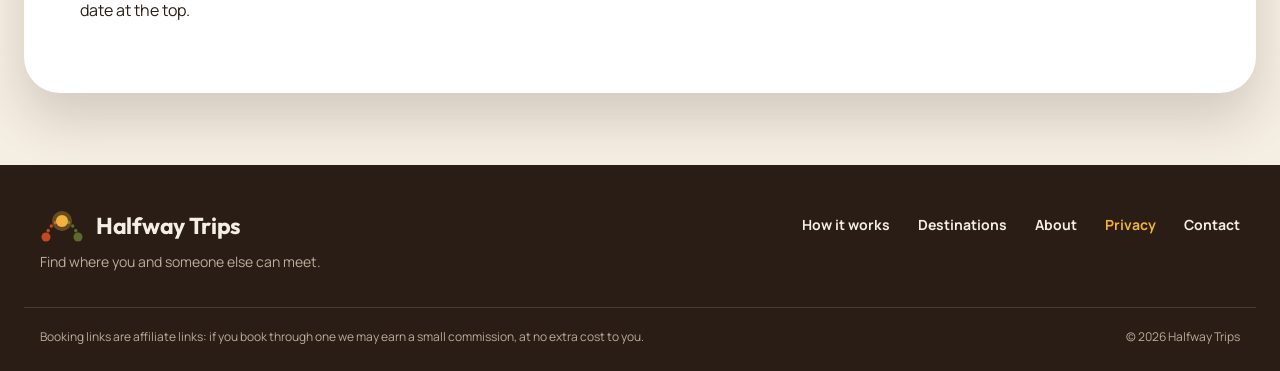
<file: privacy.html>
<!DOCTYPE html>
<html lang="en">
<head>
  <meta charset="UTF-8">
  <meta name="viewport" content="width=device-width, initial-scale=1.0">
  <!-- Always our own colours: browsers that repaint pages darker when the phone is in
       dark mode (Edge, Chrome...) leave a page alone that says "only light". The
       browser's own bar at the top takes the cream of the page. -->
  <meta name="color-scheme" content="only light">
  <meta name="theme-color" content="#F5EEE3">
  <title>Privacy — Halfway Trips</title>
  <meta name="description" content="How Halfway Trips handles your data: no cookies, an account only if you want one, anonymous visitor statistics, and booking directly with Aviasales.">
  <!-- The preview when this page is shared (WhatsApp, Messenger, iMessage, Facebook...).
       The picture is share.jpg, made from tools/share-image.html. -->
  <meta property="og:type" content="website">
  <meta property="og:site_name" content="Halfway Trips">
  <meta property="og:title" content="Privacy — Halfway Trips">
  <meta property="og:description" content="How Halfway Trips handles your data: no cookies, an account only if you want one, anonymous visitor statistics, and booking directly with Aviasales.">
  <meta property="og:url" content="https://halfwaytrips.com/privacy.html">
  <meta property="og:image" content="https://halfwaytrips.com/share.jpg">
  <meta property="og:image:type" content="image/jpeg">
  <meta property="og:image:width" content="1200">
  <meta property="og:image:height" content="630">
  <meta property="og:image:alt" content="Halfway Trips: find where to meet in the middle — two dotted routes meeting at one point">
  <meta property="og:locale" content="en_GB">
  <meta name="twitter:card" content="summary_large_image">
  <link rel="icon" href="favicon.svg" type="image/svg+xml">
  <!-- Our two fonts (the fonts/ folder, set up at the top of styles.css), fetched
       early so the words don't change shape just after the page appears -->
  <link rel="preload" href="fonts/manrope-latin.woff2" as="font" type="font/woff2" crossorigin>
  <link rel="preload" href="fonts/outfit-latin.woff2" as="font" type="font/woff2" crossorigin>
  <link rel="stylesheet" href="styles.css?v=2026-11-21.4">
  <!-- Visitor statistics (Umami Cloud), as on the home page: no cookies, nothing personal -->
  <script defer src="https://cloud.umami.is/script.js" data-website-id="fbf0c8dd-831c-4101-b31c-093ba8cb714a" data-domains="halfwaytrips.com,www.halfwaytrips.com" data-exclude-hash="true"></script>
</head>
<body>

  <header class="nav">
    <a class="brand" href="index.html">
      <svg width="44" height="32" viewBox="2 8 44 32" fill="none" xmlns="http://www.w3.org/2000/svg" aria-hidden="true">
        <path class="logo-route logo-route-a" d="M8 34 Q13 19 24 19"></path>
        <path class="logo-route logo-route-b" d="M40 34 Q35 19 24 19"></path>
        <circle class="logo-a" cx="8" cy="35" r="4.5"></circle>
        <circle class="logo-b" cx="40" cy="35" r="4.5"></circle>
        <circle class="logo-meet" cx="24" cy="19" r="10" opacity="0.3"></circle>
        <circle class="logo-meet" cx="24" cy="19" r="6"></circle>
      </svg>
      <span>Halfway Trips</span>
    </a>
    <nav class="nav-links">
      <a href="how-it-works.html">How it works</a>
      <a href="destinations.html">Destinations</a>
      <a href="about.html">About</a>
      <a class="nav-account" href="account.html">Sign in</a>
      <a class="btn-signin btn-cta" href="index.html">Find a trip</a>
      <!-- Phones: the page links fold into this small menu (☰) -->
      <details class="nav-menu">
        <summary aria-label="Menu">
          <svg class="nav-menu-open" width="18" height="18" viewBox="0 0 24 24" fill="none" stroke="currentColor" stroke-width="2.2" stroke-linecap="round" aria-hidden="true"><path d="M4 7h16M4 12h16M4 17h16"></path></svg>
          <svg class="nav-menu-close" width="18" height="18" viewBox="0 0 24 24" fill="none" stroke="currentColor" stroke-width="2.2" stroke-linecap="round" aria-hidden="true"><path d="M6 6l12 12M18 6 6 18"></path></svg>
        </summary>
        <div class="nav-menu-panel">
          <a href="how-it-works.html">How it works</a>
          <a href="destinations.html">Destinations</a>
          <a href="about.html">About</a>
          <a href="contact.html">Contact</a>
          <a class="nav-account" href="account.html">Sign in</a>
        </div>
      </details>
    </nav>
  </header>
  <script>
    // The phone menu (☰) also closes with a tap outside it, or Escape.
    (() => {
      const menu = document.querySelector(".nav-menu");
      document.addEventListener("click", (event) => {
        if (menu.open && !menu.contains(event.target)) menu.open = false;
      });
      document.addEventListener("keydown", (event) => {
        if (event.key === "Escape" && menu.open) {
          menu.open = false;
          menu.querySelector("summary").focus();
        }
      });
    })();
  </script>

  <main>
    <section class="page-hero">
      <div class="hero-badge">PRIVACY</div>
      <h1>Your privacy</h1>
      <p>No cookies, no account needed, nothing that identifies you — unless you choose to create an account. Here is exactly what happens with your data.</p>
    </section>

    <!-- Keep this page in step with the site: if a new service, cookie or kind of
         data is added (a newsletter, accounts, hotel partners...), update it here. -->
    <article class="doc">
      <p class="small">Last updated: 21 November 2026</p>

      <h2>The short version</h2>
      <ul>
        <li>We don't use cookies, and you don't need an account. If you create one, we keep only your email address, the trips you save, your 5 latest searches and the price alerts you make — and you can delete it all at once.</li>
        <li>We count visits and clicks anonymously, to see what works and what to improve.</li>
        <li>Your search (airports, dates, number of travellers) is sent to our flight-data partner to find prices.</li>
        <li>When you book, you leave our site for Aviasales, and their privacy policy applies.</li>
      </ul>

      <h2>Who we are</h2>
      <p>Halfway Trips (halfwaytrips.com) is run by Maxime, in Stockholm, Sweden — “we” on this page. For anything about your data, write to <a href="mailto:hello@halfwaytrips.com">hello@halfwaytrips.com</a>.</p>

      <h2>When you search</h2>
      <p>The airports, destination, dates, number of travellers and currency you choose are sent to our search service (run on Supabase), which asks Travelpayouts — our flight-data and affiliate partner — for prices. We keep the prices we receive for a while, so later searches are faster; we don't keep who searched for them.</p>
      <p>While you type the name of an airport or city, the letters you type are sent to Travelpayouts' public airport lookup, to suggest matching airports.</p>

      <h2 id="accounts">If you create an account</h2>
      <p>An account is optional. To sign in, you give your email address and we send you a sign-in link and code — there is no password. Signing in and our database are run by Supabase, which keeps standard sign-in logs (such as the time and the IP address) for security. The sign-in emails are sent by Resend, from its servers in the EU (Ireland); it keeps a record of each email it sends (the address and the time) for a limited period, to deliver them and to prevent abuse.</p>
      <p>With an account we keep your email address, the trips you save (the place, the dates, the airports and the price when you saved it) and your 5 latest searches (the airports, the destination and the dates you chose), so they are ready on any device where you sign in. We use them only for that: no newsletter, and we don't share or sell them. We do this to provide the account you asked for.</p>
      <p>They stay until you remove them or delete your account. On the Account page you can remove a saved trip, forget your latest searches, delete a price alert, or delete your account and everything in it, straight away. (The technical logs above are deleted on their own after a while.)</p>

      <h3 id="alerts">Price alerts</h3>
      <p>With an account you can make price alerts (up to 5). For each one we keep what you chose — the airports and how many people, where to (or anywhere), the kind of trip, the months, your price, and how often to email you — and what our last check found. Every morning our search service (on Supabase) looks at the prices for it with the same flight data as a search on the site (from Travelpayouts; only the airports, dates and number of travellers are sent, never who you are). When a trip is under your price, we email you through Resend, at your account's email address: at most one email a day, or a week if you chose that.</p>
      <p>Every alert email has links to change, pause or stop the alert (and your email app's own “Unsubscribe” button stops it too). An alert stays until you delete it or your account; you can pause or delete it any time on the Account page.</p>

      <h2>Visitor statistics</h2>
      <p>We use Umami Cloud, a privacy-friendly analytics service that doesn't use cookies. It records the pages you visit, the website you came from, your browser, operating system and type of device, and your approximate location (country and region), which is worked out from your IP address — your IP address itself is not stored.</p>
      <p>It also records what you do on the site: that a search was made (the airport codes, the kind of search, the number of travellers and how many results were found), that you opened a trip or a good place (or pressed “Select” or “Choose dates”), and that you pressed “Book on Aviasales” or “See live prices on Aviasales”. We only look at these numbers together, never to follow one person. This is in our legitimate interest of understanding and improving the site.</p>

      <h2>When you press “Book on Aviasales”</h2>
      <p>We turn your trip (airports, dates, number of seats) into a partner link through Travelpayouts, and your browser is sent through a Travelpayouts address to Aviasales. From then on, Travelpayouts and Aviasales may use cookies — for example to know that the booking came from us, so that we can earn a commission. Their own privacy policies apply to everything you do on their websites, including your booking.</p>

      <h2>Services that help show the page</h2>
      <p>Like most websites, ours loads some files from other services, and each of them receives your IP address when your browser fetches those files:</p>
      <ul>
        <li><strong>GitHub Pages</strong> (GitHub, Inc.), which hosts the website;</li>
        <li><strong>jsDelivr</strong>, for the world map and the tools that draw it;</li>
        <li><strong>Umami</strong>, for the visitor statistics above;</li>
        <li><strong>Supabase</strong> and <strong>Travelpayouts</strong>, for searches and booking links.</li>
      </ul>
      <p>These providers may keep standard technical logs (such as the time of a request and the IP address) for security and to run their service.</p>

      <h2>Cookies</h2>
      <p>Halfway Trips doesn't set any cookies. If you sign in, your browser keeps your sign-in (a token, in the browser's storage — not a cookie) until you sign out, and while you sign in it keeps the email you typed, for that tab only. If you choose a currency, your browser remembers it for next time (also in its storage, never sent to us). Otherwise we store nothing in your browser. Cookies may be set by Aviasales and Travelpayouts once you follow a booking link to their websites.</p>

      <h2>Your rights</h2>
      <p>You can ask us what data we hold about you, and ask us to correct or delete it, or object to how we use it. Without an account we don't keep data that is linked to you, so there is usually nothing to find; with one, the Account page shows everything we keep — but write to <a href="mailto:hello@halfwaytrips.com">hello@halfwaytrips.com</a> and we'll answer. You can also complain to a data protection authority: in Sweden, where we are based, that is the Swedish Authority for Privacy Protection (IMY, <a href="https://www.imy.se/en/">imy.se</a>), or you can turn to the one in your own country.</p>

      <h2>Changes</h2>
      <p>If the way we handle data changes — for example when we add hotels — we will update this page and the date at the top.</p>
    </article>
  </main>

  <!-- The band at the bottom of every page: the whole width, dark (styles.css, "The footer") -->
  <footer class="page-footer">
    <div class="footer-inner footer-main">
      <div class="footer-brand">
        <a class="brand" href="index.html">
          <svg width="44" height="32" viewBox="2 8 44 32" fill="none" xmlns="http://www.w3.org/2000/svg" aria-hidden="true">
            <path class="logo-route logo-route-a" d="M8 34 Q13 19 24 19"></path>
            <path class="logo-route logo-route-b" d="M40 34 Q35 19 24 19"></path>
            <circle class="logo-a" cx="8" cy="35" r="4.5"></circle>
            <circle class="logo-b" cx="40" cy="35" r="4.5"></circle>
            <circle class="logo-meet" cx="24" cy="19" r="10" opacity="0.3"></circle>
            <circle class="logo-meet" cx="24" cy="19" r="6"></circle>
          </svg>
          <span>Halfway Trips</span>
        </a>
        <p>Find where you and someone else can meet.</p>
      </div>
      <nav class="footer-links" aria-label="More about Halfway Trips">
        <a href="how-it-works.html">How it works</a>
        <a href="destinations.html">Destinations</a>
        <a href="about.html">About</a>
        <a href="privacy.html" aria-current="page">Privacy</a>
        <a href="contact.html">Contact</a>
      </nav>
    </div>
    <p class="footer-inner footer-small"><span>Booking links are affiliate links: if you book through one we may earn a small commission, at no extra cost to you.</span><span>© 2026 Halfway Trips</span></p>
  </footer>

  <!-- (turns "Sign in" into "Account" when you are signed in) -->
  <script src="auth.js?v=2026-11-21.4" defer></script>
</body>
</html>
</file>
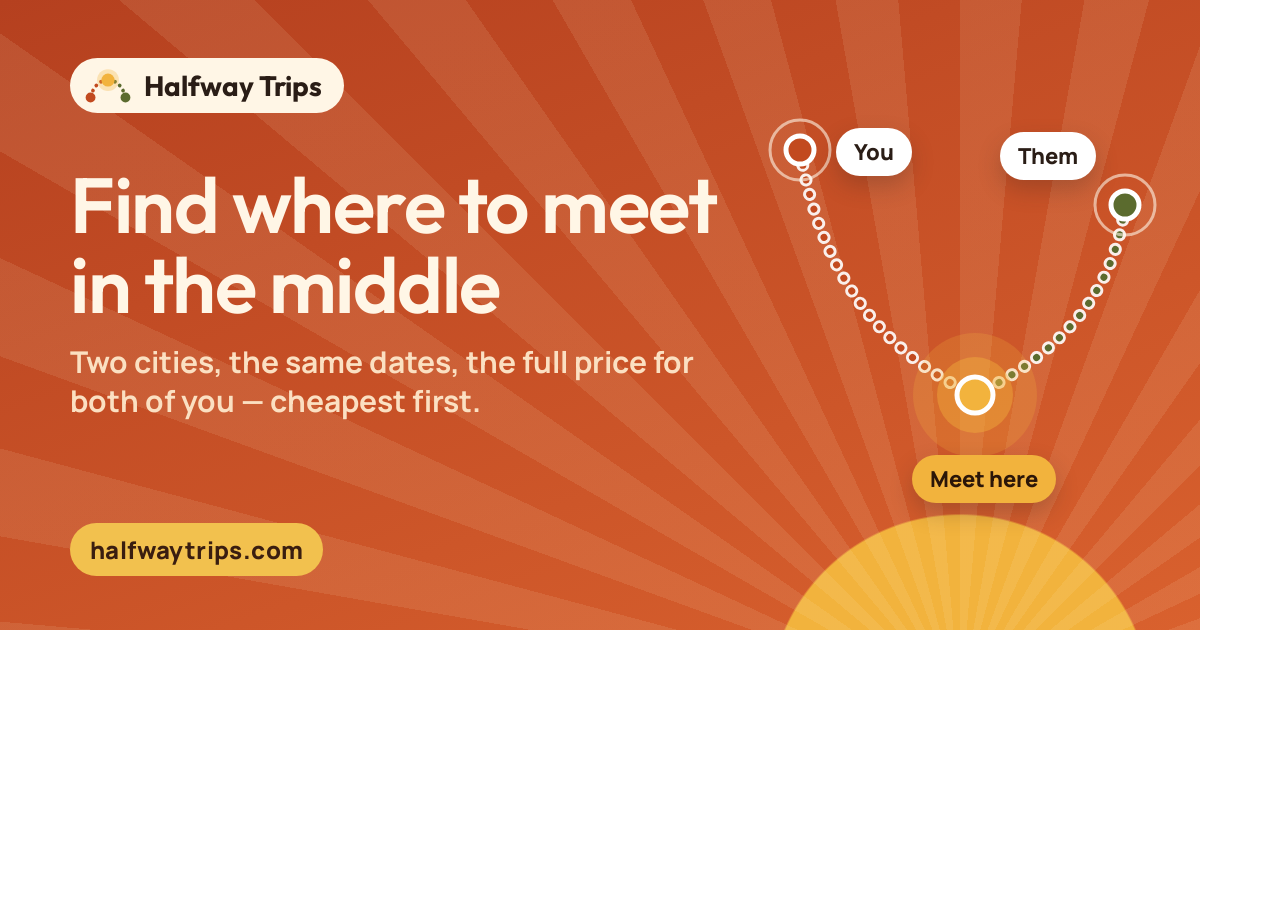
<file: tools/share-image.html>
<!DOCTYPE html>
<!--
  The picture shown when someone shares a Halfway Trips link (WhatsApp,
  Messenger, iMessage, Facebook, LinkedIn...): share.jpg, 1200 x 630.
  It's made from this page, in the site's banner style. To make it again
  after changing this file (Windows, with Microsoft Edge):

    "C:\Program Files (x86)\Microsoft\Edge\Application\msedge.exe" --headless=new --hide-scrollbars --window-size=1200,630 --virtual-time-budget=8000 --screenshot=share.png tools/share-image.html

  then save share.png as share.jpg (JPEG, about 85% quality, so it stays well
  under WhatsApp's ~300 KB) at the top of the site, and rename it (share-2.jpg...)
  in the og:image tags of every page: apps keep the old picture otherwise.
-->
<html lang="en">
<head>
  <meta charset="UTF-8">
  <style>
    /* The site's own fonts (as at the top of styles.css), waited for before drawing */
    @font-face { font-family: 'Outfit'; font-weight: 500 700; font-display: block; src: url("../fonts/outfit-latin.woff2") format("woff2"); }
    @font-face { font-family: 'Manrope'; font-weight: 400 800; font-display: block; src: url("../fonts/manrope-latin.woff2") format("woff2"); }
    html, body { margin: 0; }
    .card {
      position: relative; width: 1200px; height: 630px; overflow: hidden; box-sizing: border-box; padding: 58px 70px;
      font-family: 'Manrope', sans-serif; color: #FFF6E6;
      /* The banner: terracotta, soft sun rays, and the sun rising bottom right */
      background:
        repeating-conic-gradient(from 0deg at 80% 112%, rgba(255, 236, 200, 0.10) 0deg 5deg, rgba(255, 236, 200, 0) 5deg 10deg),
        radial-gradient(circle at 80% 112%, #F2B33D 0 190px, rgba(242, 179, 61, 0) 192px),
        linear-gradient(160deg, #B5401F 0%, #D9612E 100%);
    }
    .brand {
      display: inline-flex; align-items: center; gap: 12px; padding: 10px 22px 10px 14px; border-radius: 999px;
      background: #FFF6E6; color: #2A1D16; font-family: 'Outfit', sans-serif; font-size: 28px; font-weight: 700;
    }
    h1 { margin: 52px 0 18px; max-width: 690px; font-family: 'Outfit', sans-serif; font-size: 78px; font-weight: 600; line-height: 1.02; letter-spacing: -1.5px; }
    p { margin: 0; max-width: 640px; color: #FBE0C2; font-size: 30px; font-weight: 700; line-height: 1.3; }
    .url {
      position: absolute; left: 70px; bottom: 54px; padding: 10px 20px; border-radius: 999px;
      background: #F2C14E; color: #3A1E10; font-size: 24px; font-weight: 800; letter-spacing: 0.4px;
    }
    .art { position: absolute; left: 0; top: 0; }
    .tag {
      position: absolute; padding: 9px 18px; border-radius: 999px; background: #fff; color: #2A1D16;
      font-size: 22px; font-weight: 800; box-shadow: 0 10px 22px rgba(60, 40, 30, 0.25); white-space: nowrap;
    }
    .tag.meet { background: #F2B33D; color: #2B1608; }
  </style>
</head>
<body>
  <div class="card">
    <!-- Two people, two dotted routes, one meeting point (the logo's idea, big) -->
    <svg class="art" width="1200" height="630" viewBox="0 0 1200 630" fill="none" aria-hidden="true">
      <path d="M800 150 Q 830 330 975 395" stroke="#fff" stroke-width="13" stroke-linecap="round" stroke-dasharray="0.1 15" opacity="0.9"></path>
      <path d="M800 150 Q 830 330 975 395" stroke="#C24A1F" stroke-width="7" stroke-linecap="round" stroke-dasharray="0.1 15"></path>
      <path d="M1125 205 Q 1110 330 975 395" stroke="#fff" stroke-width="13" stroke-linecap="round" stroke-dasharray="0.1 15" opacity="0.9"></path>
      <path d="M1125 205 Q 1110 330 975 395" stroke="#5B6B2E" stroke-width="7" stroke-linecap="round" stroke-dasharray="0.1 15"></path>
      <circle cx="800" cy="150" r="30" stroke="#FFF6E6" stroke-width="3" opacity="0.6"></circle>
      <circle cx="800" cy="150" r="14" fill="#C24A1F" stroke="#fff" stroke-width="5"></circle>
      <circle cx="1125" cy="205" r="30" stroke="#FFF6E6" stroke-width="3" opacity="0.6"></circle>
      <circle cx="1125" cy="205" r="14" fill="#5B6B2E" stroke="#fff" stroke-width="5"></circle>
      <circle cx="975" cy="395" r="62" fill="#F2B33D" opacity="0.22"></circle>
      <circle cx="975" cy="395" r="38" fill="#F2B33D" opacity="0.4"></circle>
      <circle cx="975" cy="395" r="18" fill="#F2B33D" stroke="#fff" stroke-width="5"></circle>
    </svg>
    <div class="tag" style="left: 836px; top: 128px;">You</div>
    <div class="tag" style="left: 1000px; top: 132px;">Them</div>
    <div class="tag meet" style="left: 912px; top: 455px;">Meet here</div>

    <div class="brand">
      <svg width="48" height="35" viewBox="2 8 44 32" fill="none" aria-hidden="true">
        <path d="M8 34 Q13 19 24 19" stroke="#C24A1F" stroke-width="3.4" stroke-linecap="round" stroke-dasharray="0.1 5.5"></path>
        <path d="M40 34 Q35 19 24 19" stroke="#5B6B2E" stroke-width="3.4" stroke-linecap="round" stroke-dasharray="0.1 5.5"></path>
        <circle cx="8" cy="35" r="4.5" fill="#C24A1F"></circle>
        <circle cx="40" cy="35" r="4.5" fill="#5B6B2E"></circle>
        <circle cx="24" cy="19" r="10" fill="#F2B33D" opacity="0.3"></circle>
        <circle cx="24" cy="19" r="6" fill="#F2B33D"></circle>
      </svg>
      Halfway Trips
    </div>
    <h1>Find where to meet in the middle</h1>
    <p>Two cities, the same dates, the full price for both of you — cheapest first.</p>
    <div class="url">halfwaytrips.com</div>
  </div>
</body>
</html>
</file>
<file: styles.css>
/* ---------------------------------------------------------------------------
   Halfway Trips — "Retro Travel Poster" theme (design 57)

   EVERY colour of the site lives in the variables just below — the page, the
   banner, the table, and the map too (app.js reads the map colours from here).
   To re-colour the site, change these values and nothing else.

   The idea: a terracotta banner with soft sun rays, a cream page and map, and
   ONE warm colour — mustard — on everything you click.
--------------------------------------------------------------------------- */

/* The two fonts, served from our own site (the fonts/ folder) instead of Google
   Fonts: visitors' browsers don't contact Google, and there's one server less to
   wait for. Outfit (titles, prices) and Manrope (everything else), both free
   under the SIL Open Font License (fonts/ofl-*.txt). Each is one "variable"
   file that holds all its weights. The -latin file has the usual letters and is
   fetched straight away (the pages preload it); the -latin-ext one (Ł, ő, ș, č...)
   only when a page shows one of those letters, e.g. in an airport name. */
@font-face {
  font-family: 'Outfit'; font-style: normal; font-weight: 500 700; font-display: swap;
  src: url("fonts/outfit-latin.woff2") format("woff2");
  unicode-range: U+0000-00FF, U+0131, U+0152-0153, U+02BB-02BC, U+02C6, U+02DA, U+02DC, U+0304, U+0308, U+0329, U+2000-206F, U+20AC, U+2122, U+2191, U+2193, U+2212, U+2215, U+FEFF, U+FFFD;
}
@font-face {
  font-family: 'Outfit'; font-style: normal; font-weight: 500 700; font-display: swap;
  src: url("fonts/outfit-latin-ext.woff2") format("woff2");
  unicode-range: U+0100-02BA, U+02BD-02C5, U+02C7-02CC, U+02CE-02D7, U+02DD-02FF, U+0304, U+0308, U+0329, U+1D00-1DBF, U+1E00-1E9F, U+1EF2-1EFF, U+2020, U+20A0-20AB, U+20AD-20C4, U+2113, U+2C60-2C7F, U+A720-A7FF;
}
@font-face {
  font-family: 'Manrope'; font-style: normal; font-weight: 400 800; font-display: swap;
  src: url("fonts/manrope-latin.woff2") format("woff2");
  unicode-range: U+0000-00FF, U+0131, U+0152-0153, U+02BB-02BC, U+02C6, U+02DA, U+02DC, U+0304, U+0308, U+0329, U+2000-206F, U+20AC, U+2122, U+2191, U+2193, U+2212, U+2215, U+FEFF, U+FFFD;
}
@font-face {
  font-family: 'Manrope'; font-style: normal; font-weight: 400 800; font-display: swap;
  src: url("fonts/manrope-latin-ext.woff2") format("woff2");
  unicode-range: U+0100-02BA, U+02BD-02C5, U+02C7-02CC, U+02CE-02D7, U+02DD-02FF, U+0304, U+0308, U+0329, U+1D00-1DBF, U+1E00-1E9F, U+1EF2-1EFF, U+2020, U+20A0-20AB, U+20AD-20C4, U+2113, U+2C60-2C7F, U+A720-A7FF;
}

:root {
  /* Always our own colours, also on phones in dark mode: with the "only light"
     line at the top of every page, this tells browsers that darken pages by
     themselves (Chrome, Edge...) to leave ours alone. */
  color-scheme: only light;

  /* Page */
  --page: #F5EEE3;          /* page background (also the sea on the map) */
  --ink: #2A1D16;           /* main text */
  --soft: #6A5E56;          /* secondary text */
  --line: #ECE3D6;          /* thin borders */
  --tint: #F6F0E7;          /* light fills (table header, chips) */
  --tint-strong: #FCF5EA;   /* selected-row fill */
  --row-hover: #FBF7F0;
  --accent: #A8461C;        /* terracotta: links, outlines, small highlights */
  --good: #2F7A4A;          /* "Direct", "€23 less" */
  --good-tint: #E3EFDF;     /* behind "€23 less" */
  --pill-border: #E6D9C6;   /* outlines of the currency pill and sort chips */
  --placeholder: #B7A99A;   /* "City or airport" */
  --shadow: 60, 40, 30;     /* colour of the soft shadows (red, green, blue) */

  /* The ONE colour for everything you click (search, Select, Book...) */
  --action: #F2B33D;        /* mustard */
  --action-hover: #E5A32B;
  --action-ink: #2B1608;    /* text on mustard */

  /* Banner: terracotta with soft sun rays and a rising sun (bottom right) */
  --hero-bg:
    repeating-conic-gradient(from 0deg at 84% 125%, rgba(255, 236, 200, 0.10) 0deg 5deg, rgba(255, 236, 200, 0) 5deg 10deg),
    radial-gradient(circle at 84% 125%, #F2B33D 0 13%, rgba(242, 179, 61, 0) 13.3%),
    linear-gradient(160deg, #B5401F 0%, #D9612E 100%);
  --hero-text: #FFF6E6;
  --hero-sub: #FBE0C2;      /* the sentence under the title, the trust line */
  --badge-bg: #F2C14E;      /* "REAL PRICES · REAL DATES" */
  --badge-text: #3A1E10;
  --going-fill: rgba(242, 179, 61, 0.18); /* the "Going to" box once a city is chosen */

  /* Small fills */
  --tag-bg: #F8E2B0;        /* "CHEAPEST" */
  --bar: #EDE0C8;           /* weekend bars */
  --bar-cheap: #F2C878;     /* weekend bars, cheaper half */

  /* Map */
  --map-sea: #F5EEE3;
  --map-land: #FFFDF8;
  --map-borders: rgba(90, 60, 30, 0.15);
  --map-grid: rgba(90, 60, 30, 0.05);
  --map-good: #D99A2B;      /* the ring of a "good place" dot (exact matches are full mustard dots) */
  --footer-bg: #2A1D16;     /* the dark band at the bottom of every page */
  --footer-ink: #F5EEE3;    /* ...its logo and links */
  --footer-soft: #BCAC99;   /* ...its other words */
  --footer-line: rgba(245, 238, 227, 0.14);

  /* One colour per departure (1st = you, 2nd = them, ... up to 8):
     the dots in the table, the avatars, the routes and pins on the map */
  --c0: #C24A1F; --c1: #5B6B2E; --c2: #D99A2B; --c3: #3F6E8C;
  --c4: #8E4A6B; --c5: #4E7A5A; --c6: #9A6A3A; --c7: #6B5B9A;

  --font-display: 'Outfit', sans-serif;
  --font-body: 'Manrope', sans-serif;
  --content: min(1312px, calc(100% - 48px));
}

* { box-sizing: border-box; }
[hidden] { display: none !important; }

body {
  margin: 0;
  font-family: var(--font-body);
  color: var(--ink);
  background: var(--page);
  line-height: 1.45;
  overflow-x: hidden;
  /* the footer always at the bottom of the screen, even on a tall one */
  display: flex; flex-direction: column; min-height: 100vh;
}
body > main { flex: 1 0 auto; }

a { color: inherit; text-decoration: none; }
a:hover { opacity: 0.8; }
button, input, select { font-family: inherit; }


/* ---------- Top navigation ---------- */

.nav {
  position: relative; z-index: 5;
  width: var(--content); margin: 0 auto;
  display: flex; align-items: center; justify-content: space-between;
  padding: 26px 16px;
}
/* The logo: you (1st colour) and them (2nd colour) meeting at a mustard point */
.logo-a { fill: var(--c0); }
.logo-b { fill: var(--c1); }
.logo-meet { fill: var(--action); }
.logo-route { fill: none; stroke-width: 3.4; stroke-linecap: round; stroke-dasharray: 0.1 5.5; }
.logo-route-a { stroke: var(--c0); }
.logo-route-b { stroke: var(--c1); }
.brand { display: flex; align-items: center; gap: 12px; font-family: var(--font-display); font-size: 23px; font-weight: 700; letter-spacing: -0.3px; }
.nav-links { display: flex; align-items: center; gap: 26px; font-size: 15px; font-weight: 600; }

.currency-pill {
  position: relative; display: inline-flex; align-items: center;
  border: 1.5px solid var(--pill-border); border-radius: 999px; background: #fff;
}
.currency-pill select {
  appearance: none; -webkit-appearance: none;
  border: 0; background: transparent; color: var(--ink);
  font-size: 14px; font-weight: 700; cursor: pointer;
  padding: 8px 32px 8px 16px;
  background-image: url("data:image/svg+xml,%3Csvg xmlns='http://www.w3.org/2000/svg' width='12' height='12' viewBox='0 0 12 12' fill='none'%3E%3Cpath d='M2.5 4.5L6 8L9.5 4.5' stroke='%232A1D16' stroke-width='1.8' stroke-linecap='round' stroke-linejoin='round'/%3E%3C/svg%3E");
  background-repeat: no-repeat; background-position: right 12px center;
}
.btn-signin { color: var(--ink); background: #fff; border: 1.5px solid var(--ink); border-radius: 999px; padding: 8px 22px; font-size: 14px; font-weight: 700; }

/* Phones only (see "Smaller screens"): the page links fold into a small menu,
   a round ☰ at the right of the top bar that opens a panel under it */
.nav-menu { display: none; }
.nav-menu summary {
  display: inline-flex; align-items: center; justify-content: center; width: 34px; height: 34px; cursor: pointer; list-style: none;
  border: 1.5px solid var(--ink); border-radius: 50%; background: #fff; color: var(--ink);
}
.nav-menu summary::-webkit-details-marker { display: none; }
.nav-menu-close, .nav-menu[open] .nav-menu-open { display: none; }
.nav-menu[open] .nav-menu-close { display: block; }
.nav-menu-panel {
  position: absolute; top: calc(100% - 6px); left: 2px; right: 2px; z-index: 30;
  display: flex; flex-direction: column; padding: 6px 0; border-radius: 18px;
  background: #fff; border: 1px solid var(--line); box-shadow: 0 18px 40px rgba(var(--shadow), 0.22);
}
.nav-links .nav-menu-panel a { padding: 13px 20px; font-size: 16px; font-weight: 700; text-decoration: none; }
.nav-menu-panel a + a { border-top: 1px solid var(--line); }
.nav-links .nav-menu-panel a[aria-current="page"] { color: var(--accent); text-decoration: none; } /* (the page you're on) */

/* ---------- The banner ---------- */

.hero {
  position: relative; z-index: 10; /* above the results (they slide in under it) and the map */
  width: var(--content); margin: 4px auto 0;
  border-radius: 36px;
  background: var(--hero-bg);
  box-shadow: 0 26px 50px rgba(var(--shadow), 0.28);
  padding: 40px 56px 46px;
}
.hero-content { position: relative; z-index: 2; text-align: center; } /* (the title, the line and "+ Add a departure", centred) */

.hero-badge {
  display: inline-block; margin-bottom: 18px; padding: 8px 18px; border-radius: 999px;
  background: var(--badge-bg); color: var(--badge-text);
  font-size: 12px; font-weight: 800; letter-spacing: 1.6px;
}
.hero h1 {
  margin: 0 auto 12px; max-width: 900px; color: var(--hero-text);
  font-family: var(--font-display); font-size: 60px; line-height: 1.04; font-weight: 600; letter-spacing: -1px;
}
.hero-sub { margin: 0 auto 26px; max-width: 700px; color: var(--hero-sub); font-size: 18px; line-height: 1.5; }

/* ---------- The search bar ---------- */

.search-bar {
  position: relative;
  display: flex; align-items: stretch;
  background: #fff;
  border: 1px solid rgba(255, 255, 255, 0.7); border-radius: 26px;
  box-shadow: 0 22px 50px rgba(0, 0, 0, 0.22);
  padding: 12px 12px 12px 22px;
  text-align: left; /* (the banner around it is centred) */
}
.search-bar .field { position: relative; flex: 1; padding: 10px 20px; display: flex; flex-direction: column; justify-content: center; min-width: 0; }
.search-bar .field-when { flex: 0 0 auto; min-width: 190px; } /* as wide as its summary needs */

/* "Going to": Anywhere (we find the middle) or a city chosen in advance */
.search-bar .field-going { flex: 0 0 210px; border-radius: 16px; transition: background 0.15s; }
.field-going.has-destination { background: var(--going-fill); }
.going-head { display: flex; align-items: center; justify-content: space-between; gap: 4px; margin-bottom: 4px; min-height: 20px; }
.search-bar .going-head label { margin: 0; }
.going-row { display: flex; align-items: center; gap: 8px; }
.going-icon { flex: none; display: inline-flex; color: var(--action); }
.field-going.has-destination .going-icon { color: var(--accent); }
.going-row input {
  flex: 1; min-width: 0; border: 0; outline: 0; background: transparent; padding: 0;
  color: var(--ink); font-family: var(--font-display); font-size: 18px; font-weight: 700;
}
.going-sub { margin-top: 7px; color: var(--soft); font-size: 12px; font-weight: 700; white-space: nowrap; }

.search-bar label {
  margin-bottom: 4px; color: var(--soft);
  font-size: 11px; font-weight: 800; letter-spacing: 0.9px; text-transform: uppercase;
}
.search-bar .field input[type="text"],
.origins { flex: 1; min-width: 0; display: grid; } /* columns set by app.js from the number of departures */
.origin-cell { position: relative; padding: 10px 20px; display: flex; flex-direction: column; justify-content: center; min-width: 0; }
.origin-cell.has-left { border-left: 1px solid var(--line); }
.origin-cell.has-top { border-top: 1px solid var(--line); }
.origin-head { display: flex; align-items: center; justify-content: space-between; gap: 4px; margin-bottom: 4px; min-height: 20px; }
.search-bar .origin-head label { margin: 0; white-space: nowrap; }
.origin-remove, .going-clear { width: 20px; height: 20px; border: 0; border-radius: 50%; padding: 0; cursor: pointer; background: transparent; color: var(--soft); font-size: 17px; font-weight: 800; line-height: 1; }
.origin-remove:hover, .going-clear:hover { background: var(--tint); }

/* People per departure: little avatars in that traveller's colour */
.people { display: flex; align-items: center; gap: 8px; margin-top: 7px; }
.avatars { display: inline-flex; }
.avatar {
  width: 20px; height: 20px; margin-left: -6px; border-radius: 50%; border: 2px solid #fff;
  display: inline-flex; align-items: center; justify-content: center;
  background: var(--who, var(--c0)); color: #fff;
}
.avatar:first-child { margin-left: 0; }
.avatar-more { background: var(--tint); color: var(--accent); font-size: 9px; font-weight: 800; }
.people-text { color: var(--soft); font-size: 12px; font-weight: 700; white-space: nowrap; }
.people-btn {
  width: 22px; height: 22px; padding: 0; border: 1px solid var(--line); border-radius: 50%; cursor: pointer;
  background: #fff; color: var(--accent); font-size: 14px; font-weight: 800; line-height: 1;
}
.people-btn[data-delta="-1"] { margin-left: auto; }
.people-btn:hover:not(:disabled) { border-color: var(--accent); }
.people-btn:disabled { opacity: 0.35; cursor: default; }

/* Under the bar: the small "+ Add a departure" box, and with a destination
   chosen, a short hint. (The "Free · no account needed" line is left out:
   less to read before the search.) */
.bar-extras { display: flex; flex-wrap: wrap; align-items: center; justify-content: center; gap: 14px; margin-top: 16px; }
.add-departure {
  display: inline-flex; align-items: center; gap: 6px; padding: 8px 13px; cursor: pointer;
  border: 1px dashed rgba(255, 255, 255, 0.6); border-radius: 12px;
  background: rgba(255, 255, 255, 0.12); color: #fff; font-size: 13px; font-weight: 800;
}
.add-departure:hover { background: rgba(255, 255, 255, 0.2); }
.add-departure small { color: rgba(255, 255, 255, 0.75); font-size: 11px; font-weight: 600; }
.bar-hint { color: var(--hero-sub); font-size: 13px; font-weight: 700; }
.bar-hint.is-trust { display: none; }

.origin-cell input[type="text"] {
  border: 0; outline: 0; background: transparent; width: 100%; padding: 0;
  color: var(--ink); font-family: var(--font-display); font-size: 18px; font-weight: 700;
}
.search-bar input::placeholder { color: var(--placeholder); font-weight: 600; }

/* Narrow departure cells (several side by side): a little tighter, so the names still fit */
@media (min-width: 861px) {
  .origins.is-dense .origin-cell { padding: 10px 14px; }
  .origins.is-dense .origin-cell input[type="text"] { font-size: 16px; }
  .origins.is-dense .people-text { display: none; } /* the avatars already show how many */
}

/* Medium screens: departures on the first row of the bar, the rest on a second row */
@media (min-width: 861px) and (max-width: 1320px) {
  .search-bar { flex-wrap: wrap; }
  .search-bar .origins { flex: 0 0 100%; }
  .search-bar .divider-origins { flex: 0 0 100%; width: auto; height: 1px; margin: 4px 0; }
  .search-bar .field-going, .search-bar .field-when { flex: 1 1 0; }
}
.divider { width: 1px; margin: 8px 0; background: var(--line); }
.when-button {
  border: 0; background: transparent; padding: 0; text-align: left; cursor: pointer; white-space: nowrap;
  color: var(--ink); font-family: var(--font-display); font-size: 18px; font-weight: 700;
}
.search-btn {
  display: flex; align-items: center; gap: 10px; white-space: nowrap;
  border: 0; border-radius: 18px; padding: 0 30px; cursor: pointer;
  background: var(--action); color: var(--action-ink); font-size: 16px; font-weight: 800;
  box-shadow: 0 10px 22px rgba(242, 179, 61, 0.35);
}
.search-btn:hover:not(:disabled) { background: var(--action-hover); }
.search-btn:disabled { opacity: 0.6; cursor: progress; }

/* Autocomplete dropdown */
.suggestions {
  list-style: none; margin: 0; padding: 0;
  position: absolute; top: calc(100% + 10px); left: 0; min-width: 360px; z-index: 40;
  background: #fff; border-radius: 16px; overflow: hidden;
  box-shadow: 0 18px 40px rgba(var(--shadow), 0.28);
}
.suggestions:empty { display: none; }
.suggestions li { padding: 11px 16px; font-size: 14px; cursor: pointer; border-bottom: 1px solid var(--line); }
.suggestions li:last-child { border-bottom: 0; }
.suggestions li:hover, .suggestions li.active { background: var(--tint-strong); }
.suggestions .code { font-weight: 800; color: var(--accent); }
.suggestions .detail { color: var(--soft); font-size: 13px; }

/* "When" pop-up */
.when-popover {
  position: absolute; top: calc(100% + 16px); right: -8px; width: 380px; z-index: 40;
  background: #fff; border-radius: 22px; padding: 20px;
  box-shadow: 0 24px 54px rgba(var(--shadow), 0.3);
}
.when-popover label { margin: 0 0 6px; display: block; }
.toggle-group { display: flex; gap: 18px; margin-bottom: 14px; }
.toggle-group .toggle-option { display: flex; align-items: center; gap: 6px; margin: 0; font-size: 14px; font-weight: 700; letter-spacing: 0; text-transform: none; color: var(--ink); cursor: pointer; }
.pop-field { margin-bottom: 14px; }
.pop-field select, .pop-field input[type="number"], .date-row input {
  width: 100%; border: 1.5px solid var(--line); border-radius: 12px; padding: 10px 12px;
  background: #fff; color: var(--ink); font-size: 15px; font-weight: 600;
}
.date-row { display: flex; align-items: center; gap: 8px; }
.date-row span { color: var(--soft); font-size: 13px; }
.check-option { display: flex; align-items: flex-start; gap: 10px; margin: 0 0 14px; font-size: 14px; font-weight: 600; letter-spacing: 0; text-transform: none; color: var(--ink); cursor: pointer; }
.check-option input { margin-top: 3px; accent-color: var(--accent); }
.check-option small { color: var(--soft); font-weight: 600; }
.pop-done { width: 100%; border: 0; border-radius: 14px; padding: 12px; background: var(--action); color: var(--action-ink); font-size: 15px; font-weight: 800; cursor: pointer; }

/* ---------- Your search, at the top of the screen ----------
   After a search, once the search bar is scrolled out of sight: a thin white
   line fixed at the top — "Stockholm + Paris → Anywhere · Full week". A tap on
   a part (or "Change") opens the search bar under it, on the banner's colours,
   to change it right there (app.js, 6a). Its height, 44px + the line, is
   SUMMARY_HEIGHT in app.js. */
.search-summary {
  position: fixed; left: 0; right: 0; top: 0; z-index: 45;
  background: #fff; border-bottom: 1px solid var(--line); box-shadow: 0 6px 18px rgba(var(--shadow), 0.07);
  transform: translateY(-100%); visibility: hidden; transition: transform 0.22s ease, visibility 0s linear 0.22s;
}
.search-summary.is-shown { transform: none; visibility: visible; transition: transform 0.22s ease; }
.ss-inner { width: var(--content); height: 44px; margin: 0 auto; padding: 0 16px; display: flex; align-items: center; gap: 14px; }
.ss-icon { flex: none; margin-right: -6px; color: var(--accent); }
.ss-parts { flex: 1; min-width: 0; overflow: hidden; white-space: nowrap; text-overflow: ellipsis; font-size: 14px; font-weight: 700; }
.ss-part { color: var(--ink); }
.ss-part:hover { opacity: 1; text-decoration: underline; text-decoration-thickness: 1.5px; text-underline-offset: 4px; }
.ss-sep { margin: 0 7px; color: var(--soft); font-weight: 600; }
.ss-edit {
  flex: none; display: inline-flex; align-items: center; gap: 6px; border: 0; border-radius: 999px; padding: 6px 13px; cursor: pointer;
  background: var(--action); color: var(--action-ink); font-size: 13px; font-weight: 800;
}
.ss-edit:hover { background: var(--action-hover); }
.ss-edit-close, .is-editing .ss-edit-open { display: none; }
.is-editing .ss-edit-close { display: block; }
/* Changing it: the line stays, the search bar opens under it */
.search-summary.is-editing { transform: none; visibility: visible; }
/* (the suggestions and the "When" pop-up hang below it, over the page) */
.ss-panel {
  padding: 16px max(16px, calc((100% - var(--content)) / 2 + 16px)) 18px;
  background: var(--hero-bg); box-shadow: 0 18px 40px rgba(var(--shadow), 0.3);
}
@media (max-height: 520px) {
  /* A very short screen (a phone on its side): it scrolls inside instead */
  .ss-panel { max-height: calc(100vh - 45px); max-height: calc(100dvh - 45px); overflow-y: auto; }
}
@media (prefers-reduced-motion: reduce) {
  .search-summary, .search-summary.is-shown { transition: none; }
}
/* (rows scrolled into view stay clear of it) */
.row, .gp-row, .trip-box { scroll-margin-top: 60px; }

/* ---------- Results: the table box (left, tucked under the banner) + the map (right) ---------- */

.results-grid {
  position: relative; z-index: 2;
  width: var(--content); margin: -44px auto 0; /* slides 44px under the banner */
  display: grid; grid-template-columns: minmax(0, 1fr) 480px; gap: 32px; align-items: start;
}

.table-box {
  position: relative; z-index: 1; margin-left: 24px; padding-top: 44px; /* the part hidden under the banner */
  background: #fff; border: 1px solid var(--line); box-shadow: 0 24px 60px rgba(var(--shadow), 0.16);
}
.table-top { padding: 26px 24px 18px; }
.table-top h2 { margin: 0 0 4px; font-family: var(--font-display); font-size: 30px; font-weight: 600; letter-spacing: -0.5px; }
.table-top p { margin: 0 0 16px; color: var(--soft); font-size: 14px; }
.chips { display: flex; flex-wrap: wrap; gap: 8px; }
.chip {
  border: 1px solid var(--pill-border); border-radius: 999px; padding: 8px 16px; cursor: pointer;
  background: transparent; color: var(--ink); font-size: 13px; font-weight: 800;
}
.chip.is-selected { background: var(--ink); border-color: var(--ink); color: #fff; }

/* "Everyone lands within [−] 3 h [+]" — the arrival-time rule, next to the results */
.gap-bar {
  display: flex; flex-wrap: wrap; align-items: center; gap: 10px 14px;
  margin: 0 24px 16px; padding: 10px 14px; border-radius: 14px; background: var(--tint); border: 1px solid var(--line);
}
.gap-label { display: inline-flex; align-items: center; gap: 8px; color: var(--ink); font-size: 13px; font-weight: 800; cursor: help; }
.stepper { display: inline-flex; align-items: center; gap: 10px; padding: 3px; border: 1px solid var(--line); border-radius: 999px; background: #fff; }
.stepper button {
  width: 26px; height: 26px; border: 0; border-radius: 50%; cursor: pointer;
  background: var(--tint); color: var(--ink); font-size: 15px; font-weight: 800; line-height: 1;
}
.stepper button:hover:not(:disabled) { background: var(--action); color: var(--action-ink); }
.stepper button:disabled { opacity: 0.35; cursor: default; }
.stepper b { min-width: 34px; text-align: center; font-family: var(--font-display); font-size: 15px; }
.gap-hint { color: var(--soft); font-size: 12.5px; }
.gap-more { margin-left: auto; border: 0; padding: 0; background: none; cursor: pointer; color: var(--accent); font-size: 12.5px; font-weight: 800; }
.gap-more:hover { text-decoration: underline; }

/* A result (exact match .row, good place .gp-row): the place, its dates and
   how easy the flights are · the total, each departure's share under it · ›.
   The whole row opens the trip (or the place); the details are there. */
.row, .gp-row {
  display: grid; grid-template-columns: minmax(0, 1fr) auto 18px; column-gap: 18px; align-items: center;
  padding: 18px 24px; border-top: 1px solid var(--line); background: #fff; cursor: pointer;
}
.row:hover, .gp-row:hover { background: var(--row-hover); }
.row.is-selected, .gp-row.is-selected { background: var(--tint-strong); }
.r-name { font-family: var(--font-display); font-size: 21px; font-weight: 600; line-height: 1.2; }
.r-name span { margin-left: 2px; color: var(--soft); font-family: var(--font-body); font-size: 13px; font-weight: 600; }
.r-when { margin-top: 3px; font-size: 13px; font-weight: 800; }
.gp-row .r-when { color: var(--soft); font-weight: 600; }
.r-tags { display: flex; flex-wrap: wrap; gap: 6px; margin-top: 8px; }
.r-tags:empty { display: none; }
.r-tag { border-radius: 999px; padding: 2px 9px; background: var(--tint); color: var(--soft); font-size: 11px; font-weight: 800; white-space: nowrap; }
.r-tag.is-direct { background: var(--good-tint); color: var(--good); }
.r-tag.is-apart { background: var(--tag-bg); color: var(--ink); } /* "Paris arrives a day later" */
.r-total { text-align: right; white-space: nowrap; }
.r-total b { display: block; font-family: var(--font-display); font-size: 25px; font-weight: 700; line-height: 1.05; }
.r-total small { color: var(--soft); font-family: var(--font-body); font-size: 12px; font-weight: 700; }
.r-total span { display: block; margin-top: 4px; color: var(--soft); font-size: 12px; font-weight: 600; }
.r-go { display: flex; color: var(--placeholder); }
.row:hover .r-go, .gp-row:hover .r-go, .is-selected .r-go { color: var(--accent); }

/* (the trip box, when a destination is chosen) */
.code-chip { border-radius: 999px; padding: 2px 8px; background: var(--tint); color: var(--ink); font-size: 11px; font-weight: 800; letter-spacing: 0.8px; }

.traveler + .traveler { margin-top: 10px; padding-top: 10px; border-top: 1px dashed var(--line); }
.traveler-head { display: flex; flex-wrap: wrap; align-items: center; gap: 8px; }
.dot { width: 8px; height: 8px; border-radius: 50%; }
.dot-0 { background: var(--c0); } .dot-1 { background: var(--c1); } .dot-2 { background: var(--c2); } .dot-3 { background: var(--c3); }
.dot-4 { background: var(--c4); } .dot-5 { background: var(--c5); } .dot-6 { background: var(--c6); } .dot-7 { background: var(--c7); }
.traveler-sub { color: var(--soft); font-size: 12px; font-weight: 600; }
.who { color: var(--soft); font-size: 11px; font-weight: 800; letter-spacing: 0.9px; text-transform: uppercase; }
.traveler-price { font-family: var(--font-display); font-size: 17px; font-weight: 700; }
.traveler-meta { color: var(--soft); font-size: 12px; }
/* "arrives a day later · Sat Nov 7": a traveller a day apart from the others (longer stays) */
.apart-tag { border-radius: 999px; padding: 2px 9px; background: var(--tag-bg); color: var(--ink); font-size: 11px; font-weight: 800; white-space: nowrap; }
.direct { color: var(--good); font-weight: 700; }
.times { margin-top: 3px; color: var(--soft); font-size: 13px; }
.times strong { color: var(--ink); font-weight: 800; }
.times sup { color: var(--accent); font-size: 10px; font-weight: 800; }
.gap-note { margin-top: 10px; padding-top: 8px; border-top: 1px dashed var(--line); color: var(--soft); font-size: 12px; }
.gap-note b { color: var(--ink); }

/* "Book on Aviasales" — one per traveller (on the trip page), since each
   person buys their own ticket from their own airport. */
.book-btn {
  display: inline-flex; align-items: center; gap: 5px;
  border: 1.5px solid var(--line); border-radius: 999px; padding: 5px 13px;
  background: #fff; color: var(--accent);
  font-size: 12px; font-weight: 800; letter-spacing: 0.2px; text-decoration: none; cursor: pointer;
  transition: background 0.15s, border-color 0.15s, color 0.15s;
}
.book-btn:hover { background: var(--action); border-color: var(--action); color: var(--action-ink); }
.book-btn:disabled { cursor: progress; opacity: 0.7; } /* while the link is being fetched */
.book-btn:focus-visible { outline: 2px solid var(--accent); outline-offset: 2px; }
.book-arrow { font-size: 11px; }

.total-cell { text-align: right; }
.total { font-family: var(--font-display); font-size: 28px; font-weight: 700; line-height: 1; }
.total-sub { margin: 3px 0 10px; color: var(--soft); font-size: 11px; }
.select-btn {
  display: inline-flex; align-items: center; gap: 5px; border: 0; border-radius: 4px; padding: 9px 14px; cursor: pointer;
  background: var(--action); color: var(--action-ink); font-size: 13px; font-weight: 800;
}
.select-btn:hover { background: var(--action-hover); }

.warning {
  display: flex; align-items: center; justify-content: space-between; gap: 16px;
  margin: 0 24px 16px; padding: 12px 16px; border-radius: 14px;
  background: #FFF3E0; color: #7A4410; font-size: 13px; line-height: 1.45;
}
.warning button { flex-shrink: 0; border: 0; border-radius: 10px; padding: 8px 14px; cursor: pointer; background: var(--action); color: var(--action-ink); font-size: 13px; font-weight: 800; }

.state-message { padding: 36px 24px; color: var(--soft); font-size: 15px; line-height: 1.6; border-top: 1px solid var(--line); }

/* ---------- The story: before the first search, the idea in three short
   steps, numbered (in index.html; a search replaces it) ---------- */
.story { display: grid; grid-template-columns: repeat(3, minmax(0, 1fr)); gap: 22px; margin: 0; padding: 20px 24px 24px; list-style: none; border-top: 1px solid var(--line); counter-reset: step; }
.story li { position: relative; padding-left: 42px; counter-increment: step; }
.story li::before {
  content: counter(step); position: absolute; top: 0; left: 0; display: flex; align-items: center; justify-content: center;
  width: 30px; height: 30px; border-radius: 50%; background: var(--action); color: var(--action-ink); font-size: 14px; font-weight: 800;
}
.story strong { display: block; margin-top: 3px; font-family: var(--font-display); font-size: 16px; font-weight: 600; }
.story span { display: block; margin-top: 2px; color: var(--soft); font-size: 13px; line-height: 1.45; }

/* While a search runs (app.js showProgress): a bar that slowly fills, with a
   soft shine moving along it, and a line that changes every few seconds */
.search-progress { padding: 30px 24px 34px; border-top: 1px solid var(--line); }
.sp-bar { height: 6px; border-radius: 999px; background: var(--tint); overflow: hidden; }
.sp-bar span {
  display: block; width: 4%; height: 100%; border-radius: inherit;
  background: linear-gradient(90deg, var(--action) 0%, #F8D488 50%, var(--action) 100%); background-size: 200% 100%;
  animation: sp-fill 20s cubic-bezier(0.15, 0.6, 0.35, 1) forwards, sp-shine 1.6s linear infinite;
}
@keyframes sp-fill { to { width: 94%; } }
@keyframes sp-shine { from { background-position: 200% 0; } to { background-position: 0 0; } }
.sp-text { margin: 16px 0 4px; color: var(--ink); font-size: 15px; font-weight: 700; }
.sp-text.is-new { animation: sp-in 0.35s ease-out; }
@keyframes sp-in { from { opacity: 0; transform: translateY(4px); } }
.sp-note { margin: 0; color: var(--soft); font-size: 13px; }
/* ...and grey "ghost" rows the shape of the results to come, with a soft shine */
.sk-row { display: grid; grid-template-columns: minmax(0, 1fr) 96px; gap: 16px; align-items: center; padding: 20px 24px; border-top: 1px solid var(--line); }
.sk-lines, .sk-price { display: flex; flex-direction: column; gap: 9px; }
.sk-price { align-items: flex-end; }
.sk-lines i, .sk-price i { display: block; height: 11px; border-radius: 6px; }
.sk-lines i:nth-child(1) { width: 38%; height: 16px; }
.sk-lines i:nth-child(2) { width: 72%; }
.sk-lines i:nth-child(3) { width: 56%; }
.sk-price i:nth-child(1) { width: 80px; height: 20px; }
.sk-price i:nth-child(2) { width: 56px; }
.sk-lines i, .sk-price i {
  background: linear-gradient(90deg, var(--line) 0%, var(--tint-strong) 50%, var(--line) 100%); background-size: 200% 100%;
  animation: sp-shine 1.6s linear infinite;
}
@media (prefers-reduced-motion: reduce) {
  .sp-bar span { width: 40%; animation: none; }
  .sp-text.is-new { animation: none; }
  .sk-lines i, .sk-price i { animation: none; }
}

/* No result (or no exact match): a title, one sentence, and a one-tap way on */
.empty-state { padding: 26px 24px 28px; border-top: 1px solid var(--line); }
.empty-state strong { display: block; font-family: var(--font-display); font-size: 20px; font-weight: 600; line-height: 1.25; }
.empty-state p { margin: 6px 0 0; color: var(--soft); font-size: 14px; line-height: 1.5; }
.empty-actions { display: flex; flex-wrap: wrap; gap: 8px; margin-top: 14px; }
.empty-actions .chip { border-color: var(--action); background: var(--action); color: var(--action-ink); }
.empty-actions .chip:hover { background: var(--action-hover); }
.empty-state.is-short { padding-bottom: 20px; } /* above the good places */
.state-message.is-error { color: #A8431F; }
.inline-retry { border: 0; padding: 0; background: none; color: var(--accent); font: inherit; font-weight: 800; text-decoration: underline; cursor: pointer; }
.table-note { margin: 0; padding: 16px 24px; border-top: 1px solid var(--line); background: var(--tint); color: var(--soft); font-size: 12px; }

/* ---------- Two kinds of results: exact matches, then good places ---------- */

.section-head { display: flex; flex-wrap: wrap; align-items: baseline; gap: 6px 12px; padding: 18px 24px 12px; border-top: 1px solid var(--line); }
.section-head > span:not(.pill) { color: var(--soft); font-size: 13px; }
.pill { border-radius: 999px; padding: 4px 12px; font-size: 11px; font-weight: 800; letter-spacing: 1px; }
.pill-exact { background: var(--good-tint); color: var(--good); }
.pill-good { background: var(--tag-bg); color: var(--ink); }
.more-row { padding: 16px 24px; border-top: 1px solid var(--line); text-align: center; }
.more-btn {
  border: 1.5px solid var(--pill-border); border-radius: 999px; padding: 10px 22px; cursor: pointer;
  background: #fff; color: var(--ink); font-size: 14px; font-weight: 800;
}
.more-btn:hover { border-color: var(--accent); color: var(--accent); }

.good-places { border-top: 6px solid var(--page); }
.good-places .section-head { border-top: 0; padding-top: 24px; }
.good-intro { margin: 0; padding: 0 24px 16px; color: var(--ink); font-size: 14px; line-height: 1.55; }
.gp-each-one { white-space: nowrap; } /* "Brussels from 32 €" stays on one line (the boxes on the map) */
.gp-note { margin: 0; padding: 16px 24px; border-top: 1px solid var(--line); background: var(--tint); color: var(--soft); font-size: 12px; line-height: 1.55; }

/* ---------- One destination: the weekends strip, the other days, the trip ---------- */

.trip { border-top: 1px solid var(--line); padding-top: 18px; }
.weeks { display: flex; gap: 2px; margin: 0 16px; overflow-x: auto; }
.wk {
  flex: 1 0 62px; display: flex; flex-direction: column; align-items: center; gap: 6px;
  border: 0; border-radius: 16px; padding: 10px 2px; cursor: pointer;
  background: transparent; color: var(--ink); font: inherit;
}
.wk:hover { background: var(--row-hover); }
.wk.is-selected { background: var(--tint-strong); box-shadow: inset 0 0 0 2px var(--accent); }
.wk-tag { height: 16px; color: var(--good); font-size: 10px; font-weight: 800; letter-spacing: 0.8px; }
.wk-price { font-family: var(--font-display); font-size: 15px; font-weight: 700; }
.wk.is-selected .wk-price { color: var(--accent); }
.wk-empty .wk-price { color: var(--placeholder); }
.wk-bar-area { width: 100%; height: 110px; display: flex; align-items: flex-end; justify-content: center; }
.wk-bar { width: 30px; border-radius: 10px 10px 4px 4px; background: var(--bar); }
.wk.is-cheap .wk-bar { background: var(--bar-cheap); }
.wk.is-selected .wk-bar { background: var(--accent); }
.wk-empty .wk-bar { height: 40px; border: 1px dashed var(--line); background: repeating-linear-gradient(135deg, var(--tint) 0 5px, #fff 5px 10px); }
.wk-dates { color: var(--soft); font-size: 12px; font-weight: 800; line-height: 1.25; text-align: center; white-space: nowrap; }
.wk-dates span { font-weight: 600; }
.wk.is-selected .wk-dates { color: var(--ink); }
.strip-note { margin: 6px 24px 20px; color: var(--soft); font-size: 12px; }

.trip-section { border-top: 1px solid var(--line); padding-top: 20px; }
.block-title { display: flex; flex-wrap: wrap; align-items: baseline; gap: 4px 10px; margin: 0 24px 12px; }
.block-title strong { font-family: var(--font-display); font-size: 19px; font-weight: 600; }
.block-title span { color: var(--soft); font-size: 13px; }
.trip-insight { margin: 0 24px 14px; padding: 10px 14px; border-radius: 12px; background: var(--tag-bg); color: var(--ink); font-size: 13px; }

.alts { display: grid; grid-template-columns: repeat(auto-fill, minmax(140px, 1fr)); gap: 10px; margin: 0 24px 20px; }
.alt {
  display: flex; flex-direction: column; gap: 3px; text-align: left;
  border: 1px solid var(--line); border-radius: 18px; padding: 14px 16px; cursor: pointer;
  background: #fff; color: var(--ink); font: inherit;
}
.alt:hover { border-color: var(--pill-border); background: var(--row-hover); }
.alt.is-selected { border: 2px solid var(--accent); padding: 13px 15px; background: var(--tint-strong); }
.alt.is-off { cursor: default; background: #fff; opacity: 0.55; }
.alt.is-off:hover { border-color: var(--line); }
.alt-days { font-size: 14px; font-weight: 800; }
.alt-dates { color: var(--soft); font-size: 12px; }
.alt-bottom { display: flex; flex-wrap: wrap; align-items: baseline; justify-content: space-between; gap: 4px 6px; margin-top: 6px; }
.alt-price { font-family: var(--font-display); font-size: 22px; font-weight: 700; }
.alt-why { color: var(--soft); font-size: 12px; font-weight: 700; }
.badge { border-radius: 999px; padding: 3px 8px; font-size: 11px; font-weight: 800; white-space: nowrap; }
.badge-less { background: var(--good-tint); color: var(--good); }
.badge-more { background: var(--tint); color: var(--accent); }
.badge-plain { background: var(--tint); color: var(--soft); }

.trip-box {
  display: grid; grid-template-columns: minmax(0, 1fr) 120px; gap: 18px; align-items: center;
  margin: 0 24px 24px; padding: 18px 20px; border: 1px solid var(--line); border-radius: 22px; background: var(--tint-strong);
}
.trip-box-title { display: flex; flex-wrap: wrap; align-items: center; gap: 8px 10px; margin-bottom: 12px; }
.trip-box-title strong { font-family: var(--font-display); font-size: 20px; font-weight: 600; }
.trip-box-title .nights { color: var(--soft); font-size: 12px; }

/* ---------- The trip page (after "Select"): book the flights, where to stay ---------- */

.trip-page { position: relative; z-index: 1; display: flex; flex-direction: column; gap: 20px; min-width: 0; padding-top: 64px; margin-left: 24px; }
.back-link { align-self: flex-start; border: 0; padding: 4px 0; background: none; cursor: pointer; color: var(--accent); font-size: 14px; font-weight: 800; }
.back-link:hover { text-decoration: underline; }
/* "← Back to results" on the left, "♡ Save" on the right (app.js, section 9) */
.tp-topbar { display: flex; flex-wrap: wrap; align-items: flex-start; justify-content: space-between; gap: 10px; }
.save-wrap { display: flex; flex-direction: column; align-items: flex-end; gap: 6px; margin-left: auto; }
.tp-actions { display: flex; gap: 8px; } /* "Share" and "♡ Save" side by side */
.share-link { display: block; width: 260px; max-width: 100%; margin-top: 4px; padding: 6px 8px; border: 1px solid var(--line); border-radius: 8px; background: #fff; color: var(--ink); font: inherit; }
.save-btn {
  display: inline-flex; align-items: center; gap: 7px; border: 1.5px solid var(--pill-border); border-radius: 999px; padding: 7px 15px; cursor: pointer;
  background: #fff; color: var(--ink); font-size: 14px; font-weight: 800;
}
.save-btn:hover { border-color: var(--accent); color: var(--accent); }
.save-btn.is-saved { border-color: var(--accent); background: var(--accent); color: #fff; }
.save-btn.is-saved svg { fill: currentColor; }
.save-btn:disabled { opacity: 0.6; cursor: default; }
.save-note { max-width: 300px; color: var(--soft); font-size: 12.5px; text-align: right; }
.save-note a { color: var(--accent); font-weight: 800; text-decoration: underline; }
.tp-head {
  display: flex; flex-wrap: wrap; align-items: flex-end; justify-content: space-between; gap: 20px;
  border-radius: 30px; padding: 30px 32px; color: var(--hero-text);
  background: var(--hero-bg);
  box-shadow: 0 24px 60px rgba(var(--shadow), 0.2);
}
.tp-head .hero-badge { margin-bottom: 14px; }
.tp-head h2 { margin: 0; font-family: var(--font-display); font-size: 44px; font-weight: 600; line-height: 1.05; letter-spacing: -0.8px; }
.tp-country { margin-top: 4px; color: var(--hero-sub); font-size: 15px; }
.tp-when { margin-top: 14px; font-size: 16px; font-weight: 700; }
.tp-total { text-align: right; }
.tp-total strong { display: block; font-family: var(--font-display); font-size: 40px; font-weight: 700; line-height: 1; }
.tp-total span { color: var(--hero-sub); font-size: 13px; }
.tp-total .tp-was { display: block; margin-top: 2px; font-weight: 700; } /* a saved trip: the price you saved it at */

.tp-card { padding: 24px; background: #fff; border: 1px solid var(--line); box-shadow: 0 24px 60px rgba(var(--shadow), 0.14); }
.tp-card h3 { margin: 0 0 4px; font-family: var(--font-display); font-size: 24px; font-weight: 600; }
.tp-sub { margin: 0 0 14px; color: var(--soft); font-size: 14px; }
.tp-flight { display: grid; grid-template-columns: minmax(0, 1fr) auto; gap: 12px 24px; align-items: center; padding: 18px 0; border-top: 1px solid var(--line); }
.tp-route { margin-top: 4px; font-family: var(--font-display); font-size: 20px; font-weight: 600; }
.tp-legs { margin-top: 6px; color: var(--soft); font-size: 13px; line-height: 1.7; }
.tp-legs strong { color: var(--ink); font-weight: 800; }
.tp-legs sup { color: var(--accent); font-size: 10px; font-weight: 800; }
.tp-buy { text-align: right; }
.tp-price { font-family: var(--font-display); font-size: 26px; font-weight: 700; line-height: 1; }
.tp-price-sub { margin: 3px 0 10px; color: var(--soft); font-size: 12px; }
.book-btn.is-primary { padding: 10px 18px; border-color: var(--action); background: var(--action); color: var(--action-ink); font-size: 14px; }
.book-btn.is-primary:hover { border-color: var(--action-hover); background: var(--action-hover); }
.tp-disclosure { margin: 14px 0 0; color: var(--soft); font-size: 12px; }
.tp-placeholder {
  padding: 22px; border: 1.5px dashed var(--pill-border); border-radius: 20px;
  background: var(--tint-strong); color: var(--soft); font-size: 14px; text-align: center;
}

/* ---------- A good place (after "Choose dates"): 1 choose dates, 2 the live prices ---------- */

.pp-step-head { display: flex; align-items: center; gap: 12px; }
.pp-step-head h3 { margin: 0; }
.pp-num {
  flex: none; width: 30px; height: 30px; border-radius: 50%; display: flex; align-items: center; justify-content: center;
  background: var(--action); color: var(--action-ink); font-family: var(--font-display); font-size: 15px; font-weight: 700;
}
/* Everything in a step lines up after its number */
.pp-step > :not(.pp-step-head) { margin-left: 42px; }
.pp-sub { margin-top: 8px; margin-bottom: 16px; color: var(--soft); font-size: 14px; }
.pp-stays { margin-bottom: 16px; }
.pp-weeks { position: relative; display: grid; grid-template-columns: repeat(auto-fill, minmax(112px, 1fr)); gap: 10px; }
.pp-week {
  display: flex; flex-direction: column; align-items: flex-start; gap: 3px; text-align: left;
  border: 1px solid var(--line); border-radius: 16px; padding: 12px; cursor: pointer;
  background: #fff; color: var(--ink); font: inherit;
}
.pp-week:hover { border-color: var(--pill-border); background: var(--row-hover); }
.pp-week.is-selected { border: 2px solid var(--accent); padding: 11px; background: var(--tint-strong); }
.pp-week.is-empty { border-style: dashed; border-color: var(--pill-border); color: var(--soft); }
.pp-week.is-empty.is-selected { border-style: solid; border-color: var(--accent); }
.pp-week-dates { font-size: 13px; font-weight: 800; white-space: nowrap; }
.pp-week-days { color: var(--soft); font-size: 11px; }
.pp-week-price { margin-top: 6px; font-family: var(--font-display); font-size: 18px; font-weight: 700; }
.pp-week.is-empty .pp-week-price { font-family: var(--font-body); font-size: 13px; }
.pp-week.is-selected .pp-week-price { color: var(--accent); }
.pp-week-tag { color: var(--good); font-size: 10px; font-weight: 800; letter-spacing: 0.8px; }
.pp-chosen { display: flex; flex-wrap: wrap; align-items: center; gap: 10px 16px; margin-top: 16px; padding: 12px 16px; border-radius: 14px; background: var(--tint); font-size: 14px; }
.pp-link { border: 0; padding: 0; background: none; cursor: pointer; color: var(--accent); font: inherit; font-size: 13px; font-weight: 800; }
.pp-link:hover { text-decoration: underline; }
.pp-custom { display: inline-flex; flex-wrap: wrap; align-items: center; gap: 8px; }
.pp-custom input { border: 1.5px solid var(--line); border-radius: 10px; padding: 7px 10px; background: #fff; color: var(--ink); font: inherit; font-size: 14px; font-weight: 600; }
.pp-custom > span { color: var(--soft); font-size: 13px; }
.pp-note { margin-top: 12px; margin-bottom: 0; color: var(--soft); font-size: 13px; }
.pp-note.is-error { color: #A8431F; }
.pp-loading { margin: 0; padding: 18px 0; color: var(--soft); font-size: 14px; }
.pp-tip { margin-top: 6px; margin-bottom: 0; padding: 12px 14px; border-radius: 12px; background: var(--tint-strong); color: var(--soft); font-size: 12px; line-height: 1.55; }

/* ---------- The map: behind the whole page on wide screens ---------- */

.map-col { min-width: 0; }
/* It fills the window and stays put while you scroll; the page sits on top of
   it, so you see (and drag) it in the open space right of the results. */
.map-layer { position: fixed; inset: 0; z-index: 0; }
#map { position: absolute; left: 0; top: 0; width: 100%; height: 100%; cursor: grab; touch-action: none; user-select: none; -webkit-user-select: none; }
.map-layer.is-dragging #map, .map-layer.is-dragging #map .dest-dot { cursor: grabbing; }
/* Before the first search: only a background, holding still (app.js, section 8) */
body.map-still #map { cursor: default; touch-action: auto; }
body.map-still .map-ui { display: none; }
#map .dest-dot { cursor: pointer; }
#map .dest-dot:hover .dot-core { r: 7.5; }
#map .dest-dot.is-open .dot-core { r: 8.5; stroke-width: 3; } /* the dot whose box is open */
#map .dest-dot.is-open .dot-label { display: none; }
#map .dot-label {
  font-family: var(--font-body); font-size: 12px; font-weight: 800; fill: var(--ink);
  paint-order: stroke; stroke: #fff; stroke-width: 4px; stroke-linejoin: round;
  opacity: 0; transition: opacity 0.15s; pointer-events: none;
}
#map .dest-dot:hover .dot-label { opacity: 1; }
#map-labels { position: absolute; inset: 0; pointer-events: none; overflow: hidden; }
.map-label {
  position: absolute; z-index: 3; border-radius: 999px; padding: 7px 14px; white-space: nowrap;
  background: #fff; color: var(--ink); font-size: 13px; font-weight: 800;
  box-shadow: 0 8px 18px rgba(var(--shadow), 0.18);
}
.map-label.is-dest { background: var(--action); color: var(--action-ink); }
.map-ui { position: absolute; right: 24px; bottom: 24px; z-index: 4; display: flex; align-items: flex-end; gap: 10px; }
.map-hint {
  border-radius: 999px; padding: 8px 14px; background: #fff; color: var(--ink); white-space: nowrap;
  font-size: 12px; font-weight: 700; box-shadow: 0 6px 16px rgba(var(--shadow), 0.16);
}
/* On a trip's (or good place's) page: the box a dot opens, about that place,
   with a little arrow towards the dot (app.js places it, and the arrow's height) */
.map-popup {
  position: absolute; z-index: 6; width: 268px; box-sizing: border-box; padding: 14px 16px;
  border-radius: 18px; background: #fff; color: var(--ink); box-shadow: 0 16px 36px rgba(var(--shadow), 0.25);
}
.map-popup::before {
  content: ""; position: absolute; top: calc(var(--arrow-y, 50%) - 8px); left: -7px;
  width: 16px; height: 16px; border-radius: 3px; background: #fff; transform: rotate(45deg);
}
.map-popup.is-left::before { left: auto; right: -7px; }
.mp-close {
  position: absolute; top: 10px; right: 10px; width: 26px; height: 26px; border: 0; border-radius: 50%; padding: 0; cursor: pointer;
  background: var(--tint); color: var(--soft); font-size: 17px; font-weight: 800; line-height: 1;
}
.mp-close:hover { color: var(--ink); }
.mp-kind { display: inline-block; margin-bottom: 6px; border-radius: 999px; padding: 2px 9px; background: var(--good-tint); color: var(--good); font-size: 10px; font-weight: 800; letter-spacing: 0.8px; }
.mp-kind.is-good { background: var(--tag-bg); color: var(--ink); }
.mp-title { padding-right: 28px; font-family: var(--font-display); font-size: 21px; font-weight: 600; line-height: 1.15; }
.mp-title span { color: var(--soft); font-family: var(--font-body); font-size: 12px; font-weight: 600; }
.mp-sub { margin-top: 4px; color: var(--soft); font-size: 12.5px; }
.mp-each { margin-top: 6px; color: var(--ink); font-size: 12.5px; }
.mp-total { margin-top: 10px; }
.mp-total strong { font-family: var(--font-display); font-size: 22px; }
.mp-total small { color: var(--soft); font-size: 12px; }
.mp-go { width: 100%; justify-content: center; margin-top: 10px; padding: 10px 14px; border-radius: 10px; font-size: 14px; }

/* "● Exact match  ○ Good place, choose dates" — just above the hint and the zoom */
.map-legend {
  position: absolute; right: 0; bottom: calc(100% + 10px);
  display: flex; gap: 14px; border-radius: 999px; padding: 8px 14px; background: #fff; color: var(--ink); white-space: nowrap;
  font-size: 12px; font-weight: 700; box-shadow: 0 6px 16px rgba(var(--shadow), 0.16);
}
.map-legend > span { display: inline-flex; align-items: center; gap: 6px; }
.lg-exact { width: 11px; height: 11px; border-radius: 50%; background: var(--action); }
.lg-good { width: 10px; height: 10px; border-radius: 50%; border: 2.5px solid var(--map-good); background: #fff; }
.map-reset {
  border: 0; border-radius: 999px; padding: 8px 14px; cursor: pointer;
  background: #fff; color: var(--accent); font: inherit; font-size: 12px; font-weight: 800;
  box-shadow: 0 6px 16px rgba(var(--shadow), 0.16);
}
.map-zoom { display: flex; flex-direction: column; border-radius: 12px; overflow: hidden; background: #fff; box-shadow: 0 6px 16px rgba(var(--shadow), 0.16); }
.map-zoom button { width: 36px; height: 34px; border: 0; background: #fff; cursor: pointer; color: var(--ink); font-size: 19px; font-weight: 700; line-height: 1; }
.map-zoom button + button { border-top: 1px solid var(--line); }
.map-zoom button:hover:not(:disabled) { background: var(--row-hover); color: var(--accent); }
.map-zoom button:disabled { color: var(--placeholder); cursor: default; }
/* Phones only (see the end of this file): the "Map" button, and the way back
   and place card of the full-screen map */
.map-toggle, .map-close, .map-card { display: none; }

/* ---------- Places people meet (home page, under the results) ----------
   Four places, each opening a search for it — room for more later (hotels,
   ideas...). The map fades out behind it. Hidden while a trip's page is open. */
.home-more {
  position: relative; z-index: 3; margin-top: 30px; padding: 120px 0 88px;
  background: linear-gradient(to bottom, rgba(245, 238, 227, 0), var(--page) 120px);
}
body:has(.home-more) .page-footer { margin-top: 0; }
.hm-inner { width: var(--content); margin: 0 auto; padding: 0 24px; box-sizing: border-box; }
.hm-head { display: flex; align-items: baseline; justify-content: space-between; gap: 16px; margin-bottom: 20px; }
.hm-head h2 { margin: 0; font-family: var(--font-display); font-size: 30px; font-weight: 600; letter-spacing: -0.5px; }
.hm-head a { color: var(--accent); font-size: 14px; font-weight: 800; white-space: nowrap; }
.hm-grid { display: grid; grid-template-columns: repeat(4, minmax(0, 1fr)); gap: 18px; }
.hm-grid .dest-card { background: #fff; }
.hm-credits { margin: 18px 0 0; color: var(--soft); font-size: 12px; }
.hm-credits a { color: inherit; text-decoration: underline; text-underline-offset: 2px; }

/* The footer: a dark band across the whole width, at the bottom of every page.
   Inside, the same width as the page: the logo and a line on the left, the
   pages on the right; under a thin line, the small print. */
.page-footer {
  position: relative; z-index: 3; margin-top: 72px; padding: 44px 0 26px;
  background: var(--footer-bg); color: var(--footer-soft); font-size: 13px;
}
.footer-inner { width: var(--content); margin: 0 auto; padding: 0 16px; box-sizing: border-box; }
.footer-main { display: flex; flex-wrap: wrap; align-items: flex-start; justify-content: space-between; gap: 24px 48px; }
.footer-brand .brand { color: var(--footer-ink); }
.footer-brand p { margin: 10px 0 0; font-size: 14px; }
.footer-links { display: flex; flex-wrap: wrap; gap: 10px 28px; padding-top: 6px; color: var(--footer-ink); font-size: 14px; font-weight: 700; }
.footer-links a:hover, .footer-links a[aria-current="page"] { color: var(--action); }
.footer-small { display: flex; flex-wrap: wrap; justify-content: space-between; gap: 6px 24px; margin-top: 34px; padding-top: 20px; border-top: 1px solid var(--footer-line); font-size: 12px; }
.nav-links a[aria-current="page"] { color: var(--accent); }
.nav-links a[aria-current="page"] { text-decoration: underline; text-decoration-thickness: 2px; text-underline-offset: 6px; }
/* The mustard "Find a trip" button in the top bar of the other pages */
.btn-cta { border-color: var(--action); background: var(--action); color: var(--action-ink); }

/* ---------- The other pages: How it works, Destinations, Account, Privacy, Contact ----------
   One card: the terracotta banner on top and the white page joined under it,
   exactly the same width (layout "B", chosen 2026-11-21). Short texts keep a
   readable width; the steps, questions and city cards use the whole width. */

.page-hero {
  position: relative; z-index: 2;
  width: var(--content); margin: 4px auto 0; padding: 48px 56px 52px;
  border-radius: 36px 36px 0 0; background: var(--hero-bg); color: var(--hero-text);
}
.page-hero .hero-badge { margin-bottom: 16px; }
.page-hero h1 { margin: 0 0 12px; max-width: 820px; font-family: var(--font-display); font-size: 50px; line-height: 1.05; font-weight: 600; letter-spacing: -1px; }
.page-hero p { margin: 0; max-width: 680px; color: var(--hero-sub); font-size: 18px; line-height: 1.5; }

.doc {
  position: relative; z-index: 1;
  width: var(--content); margin: 0 auto; padding: 52px 56px 56px;
  background: #fff; border-radius: 0 0 36px 36px; box-shadow: 0 26px 50px rgba(var(--shadow), 0.18);
  font-size: 16px; line-height: 1.65;
}
.doc > :first-child { margin-top: 0; }
/* Words in lines no longer than a book's (the boxes and grids go wider) */
.doc > p, .doc > ul, .doc > ol:not(.steps), .doc > h3, .doc .lead, .doc .acc-form, .doc .acc-note { max-width: 780px; }
.doc h2 { margin: 40px 0 10px; font-family: var(--font-display); font-size: 28px; font-weight: 600; line-height: 1.15; letter-spacing: -0.4px; }
.doc h3 { margin: 26px 0 6px; font-family: var(--font-display); font-size: 19px; font-weight: 600; }
.doc p, .doc li { color: var(--ink); }
.doc p { margin: 0 0 14px; }
.doc ul { margin: 0 0 14px; padding-left: 22px; }
.doc li + li { margin-top: 6px; }
.doc a:not(.btn):not(.dest-card) { color: var(--accent); font-weight: 700; text-decoration: underline; text-underline-offset: 3px; }
.doc .lead { color: var(--soft); font-size: 18px; }
.doc .small { color: var(--soft); font-size: 13px; }

/* Numbered steps (How it works) */
/* (side by side, three in a row; the number on top of each card) */
.steps { display: grid; grid-template-columns: repeat(3, minmax(0, 1fr)); gap: 16px; margin: 8px 0 10px; padding: 0; list-style: none; counter-reset: step; }
.doc .steps li { position: relative; margin: 0; padding: 70px 22px 22px; border: 1px solid var(--line); border-radius: 20px; background: var(--tint-strong); counter-increment: step; }
.steps li::before {
  content: counter(step); position: absolute; left: 22px; top: 20px;
  width: 36px; height: 36px; border-radius: 50%; display: flex; align-items: center; justify-content: center;
  background: var(--action); color: var(--action-ink); font-family: var(--font-display); font-size: 17px; font-weight: 700;
}
.steps strong { display: block; margin-bottom: 2px; font-family: var(--font-display); font-size: 19px; font-weight: 600; }

/* Questions that open on a tap (How it works) */
/* (in two columns, each question with a line under it) */
.faq { columns: 2; column-gap: 56px; }
.faq details { break-inside: avoid; border-bottom: 1px solid var(--line); }
.faq summary { display: flex; align-items: center; justify-content: space-between; gap: 12px; padding: 16px 0; cursor: pointer; list-style: none; font-weight: 800; }
.faq summary::-webkit-details-marker { display: none; }
.faq summary::after { content: "+"; color: var(--accent); font-size: 22px; font-weight: 700; line-height: 1; }
.faq details[open] summary::after { content: "−"; }
.faq details p { margin: -4px 0 16px; color: var(--soft); }

/* Destination cards */
.doc .dest-group { margin: 34px 0 12px; color: var(--soft); font-family: var(--font-body); font-size: 12px; font-weight: 800; letter-spacing: 1.2px; text-transform: uppercase; }
.dest-grid { display: grid; grid-template-columns: repeat(3, minmax(0, 1fr)); gap: 18px; } /* (three cities per group: one full row) */
.dest-card {
  display: flex; flex-direction: column; gap: 4px; padding: 18px 18px 16px; overflow: hidden;
  border: 1px solid var(--line); border-radius: 20px; background: #fff; color: var(--ink);
  transition: border-color 0.15s, background 0.15s;
}
.dest-card:hover { opacity: 1; border-color: var(--pill-border); background: var(--row-hover); }
/* The photo fills the top of the card (images/destinations/, 640 x 400) */
.dest-card .dc-photo {
  display: block; width: calc(100% + 36px); height: auto; aspect-ratio: 16 / 10; margin: -18px -18px 10px; object-fit: cover;
  background: var(--tint); transition: transform 0.3s ease;
}
.dest-card:hover .dc-photo { transform: scale(1.03); }
@media (prefers-reduced-motion: reduce) {
  .dest-card .dc-photo { transition: none; }
  .dest-card:hover .dc-photo { transform: none; }
}
/* Who took the photos (their licences ask for it): small, at the very end */
/* "Photo credits": one small line; a click opens the photographers and licences */
.doc .photo-credits { margin: 28px 0 0; color: var(--soft); font-size: 11.5px; line-height: 1.6; }
.doc .photo-credits summary { width: fit-content; cursor: pointer; font-size: 12.5px; font-weight: 700; }
.doc .photo-credits summary:hover { color: var(--ink); }
.doc .photo-credits p { margin: 8px 0 0; }
.doc .photo-credits a:not(.btn) { color: var(--soft); font-weight: 600; text-decoration-thickness: 1px; }
.dest-card .dc-city { font-family: var(--font-display); font-size: 22px; font-weight: 600; line-height: 1.1; }
.dest-card .dc-country { color: var(--soft); font-size: 12px; font-weight: 700; }
.dest-card .dc-why { flex: 1; margin-top: 6px; color: var(--ink); font-size: 14px; line-height: 1.5; }
.dest-card .dc-go { margin-top: 10px; color: var(--accent); font-size: 13px; font-weight: 800; }

/* A call to action at the end of a page */
.cta-box {
  display: flex; flex-wrap: wrap; align-items: center; justify-content: space-between; gap: 14px;
  margin-top: 36px; padding: 22px 24px; border-radius: 22px; background: var(--tint);
}
.cta-box p { margin: 0; font-family: var(--font-display); font-size: 20px; font-weight: 600; }
.btn {
  display: inline-flex; align-items: center; gap: 8px; border-radius: 14px; padding: 13px 22px;
  background: var(--action); color: var(--action-ink); font-size: 15px; font-weight: 800; white-space: nowrap;
  box-shadow: 0 10px 22px rgba(242, 179, 61, 0.35);
}
.btn:hover { opacity: 1; background: var(--action-hover); }

/* The Account page (account.html): signing in by email, then your saved trips */
.acc button.btn { border: 0; cursor: pointer; font-family: inherit; }
.acc button.btn:disabled { opacity: 0.6; cursor: default; }
.acc-form { margin: 0 0 18px; }
.acc-form label { display: block; margin-bottom: 8px; color: var(--soft); font-size: 12px; font-weight: 800; letter-spacing: 0.9px; text-transform: uppercase; }
.acc-row { display: flex; flex-wrap: wrap; gap: 10px; }
.acc-row input {
  flex: 1 1 240px; min-width: 0; border: 1.5px solid var(--pill-border); border-radius: 14px; padding: 12px 16px;
  background: #fff; color: var(--ink); font-size: 16px; font-weight: 600;
}
.acc-row input:focus { outline: 2px solid var(--action); outline-offset: 1px; border-color: var(--action); }
.acc-row input::placeholder { color: var(--placeholder); }
.acc-sent { margin-bottom: 16px; }
.acc-test { margin-top: 26px; padding: 16px 18px; border: 1.5px dashed var(--pill-border); border-radius: 16px; } /* (testing only) */
.acc-test .acc-row input { flex-basis: 180px; }
.acc-link-btn { border: 0; padding: 0; background: none; cursor: pointer; color: var(--accent); font: inherit; font-size: 14px; font-weight: 800; text-decoration: underline; text-underline-offset: 3px; }
.acc-again-row { display: flex; flex-wrap: wrap; gap: 8px 22px; margin-top: 14px; }
.acc-link-btn:disabled { color: var(--soft); text-decoration: none; cursor: default; }
.doc .acc-note { margin-top: 22px; color: var(--soft); font-size: 13px; }
.acc-message { margin: 18px 0 0; padding: 12px 16px; border-radius: 14px; background: var(--good-tint); color: var(--good); font-size: 14px; font-weight: 700; }
.acc-message.is-error { background: var(--tag-bg); color: var(--accent); }
.acc-trips { display: grid; grid-template-columns: repeat(2, minmax(0, 1fr)); gap: 12px; } /* (two side by side on wide screens) */
.acc-trip {
  position: relative; /* (the whole card is the link: .acc-trip-open below) */
  display: grid; grid-template-columns: minmax(0, 1fr) auto; grid-template-areas: "main price" "actions actions"; gap: 12px 16px;
  padding: 16px 18px; border: 1px solid var(--line); border-radius: 18px; background: #fff;
  transition: border-color 0.15s, box-shadow 0.15s;
}
.acc-trip:hover { border-color: var(--pill-border); box-shadow: 0 6px 18px rgba(var(--shadow), 0.08); }
.acc-trip.is-past { background: var(--tint); }
.acc-trip-main { grid-area: main; min-width: 0; }
.acc-trip-when { margin-top: 3px; font-size: 13px; font-weight: 800; }
.acc-trip.is-past .acc-trip-when { color: var(--soft); }
.acc-trip-from { color: var(--soft); font-size: 13px; }
.acc-trip-price { grid-area: price; text-align: right; font-family: var(--font-display); font-size: 22px; font-weight: 700; line-height: 1.1; white-space: nowrap; }
.acc-trip-price small { display: block; color: var(--soft); font-family: var(--font-body); font-size: 11px; font-weight: 600; }
.acc-trip-price .acc-from { color: var(--soft); font-family: var(--font-body); font-size: 12px; font-weight: 700; } /* "from" (a good place) */
.acc-trip-actions { grid-area: actions; display: flex; flex-wrap: wrap; align-items: center; justify-content: space-between; gap: 16px; padding-top: 12px; border-top: 1px solid var(--line); }
.acc-trip-open { display: inline-flex; align-items: center; gap: 4px; color: var(--accent); font-size: 14px; font-weight: 800; text-decoration: none; }
.acc-trip-open::after { content: ""; position: absolute; inset: 0; border-radius: 18px; } /* the whole card opens the trip */
.acc-trip:hover .acc-trip-open { text-decoration: underline; text-underline-offset: 3px; }
.acc-trip-open:focus-visible { outline: none; }
.acc-trip:has(.acc-trip-open:focus-visible) { outline: 2px solid var(--accent); outline-offset: 2px; }
.acc-remove { position: relative; z-index: 1; color: var(--soft); font-weight: 700; } /* (above the card's link) */
/* Your latest searches: one line each, the whole line runs it again */
.acc-search {
  position: relative; display: flex; flex-wrap: wrap; align-items: center; justify-content: space-between; gap: 6px 18px;
  padding: 14px 18px; border-bottom: 1px solid var(--line); transition: background 0.15s;
}
.acc-search:first-child { border-top: 1px solid var(--line); }
.acc-search:hover { background: var(--row-hover); }
.acc-search .acc-trip-open::after { border-radius: 0; }
.acc-search:hover .acc-trip-open { text-decoration: underline; text-underline-offset: 3px; }
.acc-search-what { font-family: var(--font-display); font-size: 17px; font-weight: 600; }
.acc-arrow { color: var(--soft); }
.acc-search-when { margin-top: 2px; color: var(--soft); font-size: 13px; font-weight: 700; }
.doc .acc-searches-note { margin: 12px 0 0; color: var(--soft); font-size: 13px; }
.acc-search-end { display: flex; align-items: center; gap: 16px; }
.acc-make-alert { position: relative; z-index: 1; color: var(--soft); font-size: 13px; } /* (above the line's own link) */

/* ---------- The Account page, signed in: two columns (layout "E") ----------
   Left: your account (the orange box) and "New price alert"; right: one white
   box with your alerts, saved trips and latest searches. (Signed out: the
   banner and the sign-in box, as on the other pages.) */
.acc-page.is-in { display: grid; grid-template-columns: 420px minmax(0, 1fr); gap: 22px; align-items: start; width: var(--content); margin: 4px auto 0; }
.acc-page.is-in .acc-side { display: flex; flex-direction: column; gap: 22px; min-width: 0; }
.acc-page.is-in .page-hero { width: auto; margin: 0; padding: 36px 34px 34px; border-radius: 36px; box-shadow: 0 26px 50px rgba(var(--shadow), 0.22); }
.acc-page.is-in .page-hero h1 { font-size: 40px; }
.acc-page.is-in .doc { width: auto; margin: 0; padding: 40px 44px 46px; border-radius: 36px; box-shadow: 0 26px 50px rgba(var(--shadow), 0.14); }
.page-hero .acc-hero-who { font-size: 16px; }
.acc-hero-signout { margin-top: 14px; padding: 0; border: 0; background: none; cursor: pointer; color: var(--hero-text); font: inherit; font-size: 14px; font-weight: 800; text-decoration: underline; text-underline-offset: 3px; }
.acc-h { display: flex; align-items: baseline; justify-content: space-between; gap: 12px; margin-bottom: 14px; }
.doc .acc-h h2 { margin: 0; }
.acc-h span { color: var(--soft); font-size: 13px; font-weight: 800; }

/* "New price alert": the form on the left */
.acc-new { padding: 28px 28px 26px; border-radius: 30px; background: #fff; box-shadow: 0 18px 40px rgba(var(--shadow), 0.12); }
.acc-new-open { display: none; }
.acc-new-head { display: flex; gap: 14px; align-items: flex-start; margin-bottom: 18px; }
.acc-bell { flex: none; display: grid; place-items: center; width: 44px; height: 44px; border-radius: 14px; background: var(--action); color: var(--action-ink); }
.acc-new-head h2 { margin: 0 0 2px; font-family: var(--font-display); font-size: 24px; font-weight: 600; }
.acc-new-head p { margin: 0; color: var(--soft); font-size: 14px; line-height: 1.45; }
.af-field { padding: 14px 0; border-top: 1px solid var(--line); }
.af-label { display: flex; align-items: center; gap: 8px; margin-bottom: 10px; font-size: 14px; font-weight: 800; }
.af-n { display: grid; place-items: center; width: 22px; height: 22px; border-radius: 50%; background: var(--tint-strong); color: var(--accent); font-size: 12px; font-weight: 800; }
.af-hint { margin-top: 8px; color: var(--soft); font-size: 12.5px; font-weight: 600; }
.af-person { display: flex; align-items: center; gap: 8px; }
.af-person + .af-person { margin-top: 8px; }
.af-place { position: relative; flex: 1; min-width: 0; }
.af-chips + .af-place { margin-top: 10px; }
.acc-new .suggestions { top: calc(100% + 6px); min-width: 0; width: max(100%, 280px); }
.af-input { padding: 9px 12px; border: 1.5px solid var(--pill-border); border-radius: 12px; background: #fff; color: var(--ink); font: inherit; font-size: 15px; font-weight: 700; }
.af-input:focus { outline: 2px solid var(--action); outline-offset: 1px; border-color: var(--action); }
.af-wide { width: 100%; box-sizing: border-box; }
.af-small-input { width: 70px; }
.af-price { width: 110px; font-size: 18px; }
.af-count { display: inline-flex; flex: none; align-items: center; gap: 8px; }
.af-count b { min-width: 12px; text-align: center; }
.af-count button, .af-remove { width: 28px; height: 28px; border: 1.5px solid var(--pill-border); border-radius: 50%; background: #fff; color: var(--ink); font-weight: 800; cursor: pointer; }
.af-remove { flex: none; border-color: transparent; color: var(--soft); font-size: 18px; line-height: 1; }
#af-people:has(> .af-person:nth-child(2):last-child) .af-remove { visibility: hidden; } /* (only two: nothing to remove) */
.af-links { display: flex; flex-wrap: wrap; justify-content: space-between; gap: 6px 14px; margin-top: 10px; }
.af-links .acc-link-btn { font-size: 13px; text-decoration: none; }
.af-chips { display: flex; flex-wrap: wrap; gap: 8px; }
.af-chip { padding: 8px 14px; border: 1.5px solid var(--pill-border); border-radius: 999px; background: #fff; color: var(--ink); font: inherit; font-size: 14px; font-weight: 800; cursor: pointer; }
.af-chip[aria-pressed="true"] { border-color: var(--accent); background: var(--accent); color: #fff; }
.af-row { display: flex; flex-wrap: wrap; align-items: center; gap: 8px; font-size: 14px; font-weight: 700; }
.af-chips + .af-row { margin-top: 10px; }
.af-check { display: flex; align-items: flex-start; gap: 9px; font-size: 14px; font-weight: 700; line-height: 1.4; }
.af-check + .af-check { margin-top: 8px; }
.af-check input { flex: none; width: 17px; height: 17px; margin: 1px 0 0; accent-color: var(--accent); }
.af-error { margin: 6px 0 10px; padding: 10px 14px; border-radius: 12px; background: var(--tag-bg); color: var(--accent); font-size: 14px; font-weight: 700; }
.af-submit { width: 100%; justify-content: center; margin-top: 6px; border: 0; cursor: pointer; font-family: inherit; }
.af-submit:disabled { opacity: 0.6; cursor: default; }
.af-cancel { display: block; margin: 12px auto 0; }
.af-small { margin: 10px 0 0; color: var(--soft); font-size: 12.5px; text-align: center; }

/* Your price alerts: one card each, with what the last check found */
.acc-alerts { display: grid; gap: 12px; }
.acc-alert { padding: 18px 20px; border: 1px solid var(--line); border-radius: 20px; background: #fff; }
.acc-alert.is-found { border-color: #9cc59a; box-shadow: 0 8px 22px rgba(61, 122, 58, 0.10); }
.acc-alert-top { display: flex; flex-wrap: wrap; align-items: center; justify-content: space-between; gap: 6px 12px; }
.acc-alert-what { font-family: var(--font-display); font-size: 19px; font-weight: 600; }
.acc-tag { padding: 4px 10px; border-radius: 999px; font-size: 12px; font-weight: 800; white-space: nowrap; }
.acc-tag.is-found { background: var(--good-tint); color: var(--good); }
.acc-tag.is-watch { background: var(--tint-strong); color: var(--accent); }
.acc-tag.is-paused { background: var(--tint); color: var(--soft); }
.acc-alert-rule { margin-top: 3px; color: var(--soft); font-size: 13.5px; font-weight: 700; }
.acc-alert-hit { display: flex; flex-wrap: wrap; align-items: center; justify-content: space-between; gap: 8px 16px; margin-top: 14px; padding: 12px 16px; border-radius: 14px; background: var(--good-tint); }
.acc-alert-hit b { font-family: var(--font-display); font-size: 17px; font-weight: 600; }
.acc-alert-hit small { display: block; color: var(--soft); font-size: 12.5px; font-weight: 700; }
.acc-alert-price { font-family: var(--font-display); font-size: 22px; font-weight: 700; }
.acc-alert-hit .acc-trip-open::after { content: none; } /* (only the link opens the trip here) */
.acc-alert-near { margin-top: 12px; font-size: 14px; }
.acc-alert-near b { color: var(--accent); }
.acc-alert-problem { margin-top: 8px; color: var(--soft); font-size: 12.5px; font-weight: 700; }
.acc-alert-foot { display: flex; flex-wrap: wrap; align-items: center; justify-content: space-between; gap: 8px 16px; margin-top: 14px; padding-top: 12px; border-top: 1px solid var(--line); color: var(--soft); font-size: 13px; font-weight: 700; }
.acc-alert-actions { display: flex; gap: 16px; }
.acc-alert-actions .acc-link-btn { font-size: 13px; }
.acc-empty { grid-column: 1 / -1; color: var(--soft); }
.acc-danger { border: 1.5px solid var(--accent); border-radius: 999px; padding: 9px 18px; cursor: pointer; background: #fff; color: var(--accent); font: inherit; font-size: 14px; font-weight: 800; }
.acc-danger:hover { background: var(--accent); color: #fff; }

/* The contact card */
.contact-card { display: flex; flex-wrap: wrap; align-items: center; gap: 12px 18px; margin: 6px 0 22px; padding: 20px 22px; border: 1px solid var(--line); border-radius: 20px; background: var(--tint-strong); }
.contact-card .cc-email { font-family: var(--font-display); font-size: 24px; font-weight: 600; }

/* About: the story as a route — the words on the left, pictures in white
   circles towards the right, joined by a dotted route that swings in wide
   curves. The words follow the route: each chapter has an invisible shape on
   its right (made by the page's little script, with shape-outside) that traces
   the route and the circles, so the lines end along the curve. All of it on
   the cream page instead of a white box. */
.page-hero.is-plain { padding-bottom: 48px; border-radius: 36px; box-shadow: 0 26px 50px rgba(var(--shadow), 0.28); } /* nothing joined under it */
.ab-story { position: relative; width: min(1240px, calc(var(--content) - 32px)); margin: 56px auto 0; }
.ab-route { position: absolute; left: 0; top: 0; width: 100%; height: 100%; overflow: visible; pointer-events: none; }
.ab-route path { fill: none; stroke-width: 4.5; stroke-linecap: round; stroke-dasharray: 0.1 11; }
.ab-route .ab-route-a { stroke: var(--c0); }
.ab-route .ab-route-b { stroke: var(--c1); }
.ab-route .ab-route-c { stroke: var(--action); }
.ab-intro { position: relative; max-width: 620px; margin: 0 0 24px; font-family: var(--font-display); font-size: 24px; font-weight: 500; line-height: 1.4; }
.ab-ch { position: relative; display: flow-root; min-height: 340px; }
.ab-shape { float: right; }
.ab-shape-left { float: left; }
.ab-text { position: relative; padding: 30px 0 30px; }
.ab-kicker { display: inline-block; margin-bottom: 10px; border-radius: 999px; padding: 4px 12px; background: var(--tag-bg); font-size: 11px; font-weight: 800; letter-spacing: 1.2px; }
.ab-text h2 { margin: 0 0 10px; font-family: var(--font-display); font-size: 30px; font-weight: 600; line-height: 1.15; letter-spacing: -0.4px; }
.ab-text p { margin: 0 0 12px; font-size: 16px; line-height: 1.7; }
.ab-pics { position: absolute; inset: 0; pointer-events: none; } /* (each picture a little low in its chapter, so the route coming down to it runs along the words) */
.ab-pic {
  position: absolute; top: 76%; left: calc(var(--x) * 100%); width: 176px; height: 176px; transform: translate(-50%, -50%);
  display: flex; align-items: center; justify-content: center;
  border-radius: 50%; background: #fff; box-shadow: 0 18px 40px rgba(var(--shadow), 0.16);
}
.ab-pic svg { width: 74%; height: 74%; }
/* Where each picture sits across the page (0 = left, 1 = right): towards the
   right, each one to the side of the one before, so the route swings */
.ab-pic.at-1 { --x: 0.84; width: 196px; height: 196px; }
.ab-pic.at-2 { --x: 0.6; }
.ab-pic.at-3 { --x: 0.86; }
.ab-pic.at-4 { --x: 0.6; }
.ab-pic.at-5 { --x: 0.84; }
/* The drawings, in the site's colours */
.ab-a { fill: var(--c0); }
.ab-b { fill: var(--c1); }
.ab-c { fill: var(--c3); }
.ab-sun { fill: var(--action); }
.ab-hair, .ab-phone, .ab-base-2 { fill: var(--ink); }
.ab-base { fill: var(--soft); }
.ab-hole { fill: #fff; }
.ab-ground { fill: var(--bar); }
.ab-cloud { fill: var(--tint); stroke: var(--pill-border); stroke-width: 1.5; }
.ab-q { fill: var(--accent); font-family: var(--font-display); font-size: 13px; font-weight: 700; }
.ab-gap { fill: none; stroke: var(--placeholder); stroke-width: 2; stroke-dasharray: 3 4; }
.ab-rays path { fill: none; stroke: var(--action); stroke-width: 4; stroke-linecap: round; }
.ab-filament { fill: none; stroke: #fff; stroke-width: 2.5; stroke-linejoin: round; stroke-linecap: round; }
.ab-teeth { fill: none; }
.ab-teeth-a { stroke: var(--c0); stroke-width: 9; stroke-dasharray: 6.5 6.59; }
.ab-teeth-b { stroke: var(--c1); stroke-width: 7; stroke-dasharray: 4.7 4.72; }
.ab-teeth-c { stroke: var(--action); stroke-width: 6; stroke-dasharray: 3.9 3.95; }
.ab-ring { fill: #fff; stroke: var(--map-good); stroke-width: 2.5; }
.ab-pin { stroke: #fff; stroke-width: 3; }
.ab-line { fill: none; stroke-width: 3.5; stroke-linecap: round; stroke-dasharray: 0.1 7; }
.ab-line-a { stroke: var(--c0); }
.ab-line-b { stroke: var(--c1); }
/* After the story: what we care about, the way to the search, and a word */
.ab-values { position: relative; margin-top: 8px; }
.ab-values h2 { margin: 0 0 16px; font-family: var(--font-display); font-size: 28px; font-weight: 600; }
.ab-value-grid { display: grid; grid-template-columns: repeat(auto-fit, minmax(210px, 1fr)); gap: 12px; }
.ab-value { padding: 18px 20px; border-radius: 20px; background: #fff; border: 1px solid var(--line); }
.ab-value strong { display: block; margin-bottom: 4px; font-family: var(--font-display); font-size: 18px; font-weight: 600; }
.ab-value span { color: var(--soft); font-size: 14px; line-height: 1.5; }
.ab-cta { position: relative; background: #fff; border: 1px solid var(--line); }
.ab-contact { position: relative; margin: 18px 0 0; color: var(--soft); font-size: 14px; }
.ab-contact a { color: var(--accent); font-weight: 700; text-decoration: underline; text-underline-offset: 3px; }

/* ---------- Smaller screens ---------- */

@media (max-width: 1180px) {
  .results-grid { grid-template-columns: minmax(0, 1fr); }
  .table-box, .trip-page { margin-left: 0; }
  /* The map becomes a block under the results */
  .map-layer { position: relative; inset: auto; height: 440px; border: 1px solid var(--line); box-shadow: 0 16px 40px rgba(var(--shadow), 0.12); overflow: hidden; }
  .map-ui { right: 14px; bottom: 14px; }
}

/* Medium screens (tablets, small laptops): two in a row on the other pages */
@media (min-width: 861px) and (max-width: 1000px) {
  .steps, .dest-grid { grid-template-columns: repeat(2, minmax(0, 1fr)); }
}
/* (and the signed-in Account page: a narrower left column, saved trips one per row) */
@media (min-width: 861px) and (max-width: 1100px) {
  .acc-page.is-in { grid-template-columns: 360px minmax(0, 1fr); }
  .acc-page.is-in .acc-trips { grid-template-columns: minmax(0, 1fr); }
}

@media (max-width: 860px) {
  :root { --content: calc(100% - 32px); } /* 16px on each side */

  /* Top bar on one line: the logo, the currency (or "Find a trip" on the
     other pages) and the ☰ menu with the page links. Above the banner, so
     the menu's panel opens over it. ("Sign in" is in the menu too.) */
  .nav { z-index: 20; padding: 16px 2px; gap: 10px; }
  .nav-menu { display: block; }
  .btn-signin:not(.btn-cta) { display: none; }
  .brand { gap: 8px; font-size: 19px; }
  .brand svg { width: 36px; height: 26px; }
  .nav-links { gap: 8px; }
  .nav-links > a:not(.btn-signin) { display: none; }
  .currency-pill select { padding: 7px 28px 7px 12px; font-size: 13px; }
  .btn-signin { padding: 7px 14px; font-size: 13px; }
  .brand, .btn-signin { white-space: nowrap; }

  /* Your search at the top: smaller, "Change" as just the pencil, and not over the full-screen map */
  .ss-inner { padding: 0 2px; gap: 10px; }
  .ss-parts { font-size: 13px; }
  .ss-sep { margin: 0 5px; }
  .ss-edit { padding: 7px; }
  .ss-edit span { display: none; }
  body.map-open .search-summary { display: none; }
  /* Changing the search from the line: the same look as the first screen — an
     orange band holding the top of the card, the rest of it on the cream */
  .ss-panel { position: relative; padding-top: 18px; background: var(--page); }
  .ss-panel::before { content: ""; position: absolute; top: 0; left: 0; right: 0; height: 96px; border-radius: 0 0 26px 26px; background: var(--hero-bg); }
  .ss-panel > * { position: relative; } /* (above the band) */

  /* The banner: a short orange band with the title and one line, and the
     search card half over it, half over the page (it moves up into the band,
     whatever the title's height) */
  .hero { padding: 0; border-radius: 0; background: none; box-shadow: none; }
  .hero-head { padding: 26px 16px 62px; border-radius: 26px; background: var(--hero-bg); box-shadow: 0 18px 36px rgba(var(--shadow), 0.22); }
  .hero-content { display: flex; flex-direction: column; }
  .hero-badge { display: none; }
  .hero h1 { margin-bottom: 6px; font-size: 30px; }
  .hero-sub { margin-bottom: 0; font-size: 14px; }
  .hero .search-bar, .ss-panel .search-bar { border: 1px solid var(--line); box-shadow: 0 18px 40px rgba(var(--shadow), 0.16); }
  .hero .search-bar { margin: -44px 12px 0; }
  .bar-extras { order: 1; }
  /* "+ Add a departure" under the card, on the page's cream (also when the
     search opens from the line at the top, 6a) */
  .add-departure { border-color: var(--pill-border); background: #fff; color: var(--accent); }
  .add-departure small { color: var(--soft); }
  .bar-hint { color: var(--soft); }
  /* (the results box no longer slides under the banner) */
  .results-grid { margin-top: 22px; }
  .table-box { padding-top: 0; }

  /* The search bar as a compact grid: the departures one under the other
     (app.js), then "When" (narrower, left) and "Going to" (wider, right), then
     the button across */
  .search-bar { display: grid; grid-template-columns: minmax(0, 0.8fr) minmax(0, 1.2fr); padding: 6px; border-radius: 20px; }
  .search-bar .origins { grid-column: 1 / -1; grid-row: 1; }
  .search-bar .divider-origins { grid-column: 1 / -1; grid-row: 2; width: auto; height: 1px; margin: 0 10px; }
  .search-bar .field-when { grid-column: 1; grid-row: 3; min-width: 0; border-right: 1px solid var(--line); }
  .search-bar .field-going { grid-column: 2; grid-row: 3; }
  .search-btn { grid-column: 1 / -1; grid-row: 4; }
  .search-bar .divider:not(.divider-origins) { display: none; }
  .search-bar .field, .origin-cell { padding: 8px 10px; }
  .search-bar label { font-size: 10px; letter-spacing: 0.6px; }
  .origin-cell input[type="text"], .going-row input, .when-button { font-size: 15px; }
  .when-button { white-space: normal; line-height: 1.25; }
  .people { gap: 6px; margin-top: 5px; }
  /* Each departure a row: the place on the left, how many people on the right */
  .origin-cell { display: grid; grid-template-columns: minmax(0, 1fr) auto; grid-template-areas: "head people" "input people"; column-gap: 10px; align-items: center; }
  .origin-cell .origin-head { grid-area: head; }
  .origin-cell input[type="text"] { grid-area: input; }
  .origin-cell .people { grid-area: people; margin-top: 0; }
  .people-text { display: none; } /* the avatars already show how many */
  .going-sub { margin-top: 5px; font-size: 11px; }
  .search-btn { justify-content: center; margin-top: 6px; padding: 13px; border-radius: 14px; font-size: 15px; }
  /* Dropdowns can be wider than their half of the bar, and stay on screen */
  .suggestions { min-width: 0; width: min(340px, calc(100vw - 48px)); }
  .origin-cell.has-left .suggestions, .field-going .suggestions { left: auto; right: 0; } /* fields on the right open leftwards */
  .when-popover { left: 0; right: auto; width: min(380px, calc(100vw - 48px)); }
  .bar-extras { gap: 10px; margin-top: 12px; }
  .bar-hint { font-size: 12px; }
  .bar-hint.is-trust { display: none; } /* "Free · no account needed..." takes too much room here */

  /* Results: the same rows as on a computer, a little smaller */
  .table-top { padding: 22px 16px 14px; }
  .table-top h2 { font-size: 26px; }
  .chip { padding: 7px 13px; font-size: 12px; }
  .gap-bar { margin: 0 16px 14px; }
  .row, .gp-row { column-gap: 10px; padding: 15px 12px 15px 16px; }
  .r-name { font-size: 19px; }
  .r-name span { display: block; margin: 1px 0 0; font-size: 12px; } /* the country under the city */
  .r-tags { margin-top: 7px; }
  .r-total b { font-size: 21px; }
  .r-total span { font-size: 11px; }
  .sk-row { grid-template-columns: minmax(0, 1fr) 76px; gap: 10px; padding: 16px; }
  .sk-price i:nth-child(1) { width: 66px; }
  .search-progress { padding: 24px 16px 26px; }
  .empty-state { padding: 22px 16px 24px; }
  .trip-box .total-cell { text-align: left; }
  .gap-more { margin-left: 0; }
  .trip-box { grid-template-columns: minmax(0, 1fr); }
  .tp-head { padding: 24px; }
  .tp-head h2 { font-size: 34px; }
  .tp-total { text-align: left; }
  .tp-flight { grid-template-columns: minmax(0, 1fr); }
  .tp-buy { text-align: left; }
  .alts { grid-template-columns: repeat(2, minmax(0, 1fr)); }
  .map-hint, .map-legend { display: none; }

  .section-head, .more-row { padding-left: 16px; padding-right: 16px; }
  .good-intro, .gp-note { padding-left: 16px; padding-right: 16px; }

  /* The three steps: one under the other */
  .story { grid-template-columns: minmax(0, 1fr); gap: 14px; padding: 18px 16px 22px; }
  /* Places people meet: two by two */
  .home-more { margin-top: 10px; padding: 64px 0 52px; }
  .hm-inner { padding: 0 16px; }
  .hm-head h2 { font-size: 24px; }
  .hm-grid { grid-template-columns: repeat(2, minmax(0, 1fr)); gap: 12px; }

  /* A good place's page: the steps use the whole width */
  .pp-step > :not(.pp-step-head) { margin-left: 0; }
  .pp-step-head h3 { font-size: 21px; }
  /* The coming weeks: one row you swipe sideways (app.js keeps the chosen one in view) */
  .pp-weeks { display: flex; gap: 8px; overflow-x: auto; scroll-snap-type: x proximity; padding-bottom: 4px; }
  .pp-week { flex: 0 0 auto; min-width: 104px; padding: 10px; scroll-snap-align: start; }
  .pp-week.is-selected { padding: 9px; }
  .footer-main { flex-direction: column; }
  .footer-links { gap: 12px 22px; }

  /* The other pages: the same card (banner + white page), one column inside */
  .page-hero { padding: 28px 18px 30px; border-radius: 26px 26px 0 0; }
  .page-hero h1 { font-size: 32px; }
  .page-hero p { font-size: 15px; }
  .doc { padding: 28px 18px 32px; border-radius: 0 0 26px 26px; font-size: 15px; }
  .doc h2 { margin-top: 32px; font-size: 23px; }
  .doc .lead { font-size: 16px; }
  .steps { grid-template-columns: minmax(0, 1fr); gap: 12px; }
  .doc .steps li { padding: 16px 16px 16px 62px; }
  .steps li::before { left: 14px; top: 16px; width: 32px; height: 32px; font-size: 15px; }
  .faq { columns: 1; }
  .dest-grid { grid-template-columns: repeat(auto-fill, minmax(230px, 1fr)); gap: 12px; }
  .acc-trips { grid-template-columns: minmax(0, 1fr); }
  /* The signed-in Account page: one column; "New price alert" opens from its button */
  .acc-page.is-in { grid-template-columns: minmax(0, 1fr); gap: 14px; }
  .acc-page.is-in .acc-side { gap: 14px; }
  .acc-page.is-in .page-hero { padding: 26px 20px 24px; border-radius: 26px; }
  .acc-page.is-in .page-hero h1 { font-size: 32px; }
  .acc-page.is-in .doc { padding: 26px 18px 30px; border-radius: 26px; }
  .acc-new { padding: 20px 18px; border-radius: 24px; }
  .acc-new:not(.is-open) { padding: 0; background: none; box-shadow: none; }
  .acc-new:not(.is-open) .acc-new-form { display: none; }
  .acc-new:not(.is-open) .acc-new-open { display: flex; width: 100%; justify-content: center; gap: 8px; border: 0; font-family: inherit; cursor: pointer; }
  .acc-search-end { gap: 12px; }
  .steps strong { font-size: 17px; }
  .cta-box { flex-direction: column; align-items: flex-start; }
  .contact-card .cc-email { font-size: 20px; }

  /* About: the same route, smaller — the pictures towards the right, swinging
     between 70% and 86% of the width, and the words along the curves */
  .page-hero.is-plain { padding-bottom: 32px; border-radius: 26px; }
  .ab-story { width: var(--content); margin-top: 28px; }
  .ab-intro { margin-bottom: 4px; font-size: 19px; }
  .ab-ch { min-height: 0; }
  .ab-text { padding: 26px 0 30px; }
  .ab-pic, .ab-pic.at-1 { width: 80px; height: 80px; box-shadow: 0 10px 22px rgba(var(--shadow), 0.16); }
  .ab-pic.at-1 { --x: 0.84; }
  .ab-pic.at-2 { --x: 0.7; }
  .ab-pic.at-3 { --x: 0.86; }
  .ab-pic.at-4 { --x: 0.7; }
  .ab-pic.at-5 { --x: 0.84; }
  .ab-pic svg { width: 80%; height: 80%; }
  .ab-route path { stroke-width: 3.5; stroke-dasharray: 0.1 8; }
  .ab-text h2 { font-size: 22px; }
  .ab-text p { font-size: 15px; line-height: 1.6; }
  .ab-values h2 { font-size: 23px; }

  /* The map: not under the list (nobody would scroll that far) — the "Map"
     button at the bottom of the screen opens it full screen instead */
  .map-col { display: none; }
  .map-toggle {
    position: fixed; left: 50%; bottom: calc(18px + env(safe-area-inset-bottom)); z-index: 40; transform: translateX(-50%);
    display: inline-flex; align-items: center; gap: 8px;
    border: 0; border-radius: 999px; padding: 12px 20px; cursor: pointer;
    background: var(--ink); color: #fff; font: inherit; font-size: 14px; font-weight: 800;
    box-shadow: 0 10px 26px rgba(var(--shadow), 0.35);
  }
  body.map-open { overflow: hidden; }
  body.map-open .results-grid { z-index: 100; } /* above the banner and the top bar */
  body.map-open .map-col { display: block; }
  body.map-open .map-layer { position: fixed; inset: 0; z-index: 60; height: auto; border: 0; box-shadow: none; }
  body.map-open #map { touch-action: none; }
  body.map-open .map-ui { top: 14px; right: 14px; bottom: auto; }
  body.map-open .map-close {
    position: absolute; top: 14px; left: 14px; z-index: 5; display: inline-flex;
    border: 0; border-radius: 999px; padding: 10px 16px; cursor: pointer;
    background: #fff; color: var(--ink); font: inherit; font-size: 14px; font-weight: 800;
    box-shadow: 0 6px 16px rgba(var(--shadow), 0.2);
  }
  body.map-open .map-card {
    position: absolute; left: 12px; right: 12px; bottom: calc(12px + env(safe-area-inset-bottom)); z-index: 5; display: block;
    padding: 14px 16px; border-radius: 18px; background: #fff; box-shadow: 0 14px 34px rgba(var(--shadow), 0.25);
  }
  body.map-open .map-card:empty { display: none; }
  .mc-title { font-family: var(--font-display); font-size: 21px; font-weight: 600; line-height: 1.15; }
  .mc-title span { color: var(--soft); font-family: var(--font-body); font-size: 13px; font-weight: 600; }
  .mc-sub { margin-top: 3px; color: var(--soft); font-size: 13px; }
  .mc-bottom { display: flex; align-items: center; justify-content: space-between; gap: 12px; margin-top: 10px; }
  .mc-bottom strong { font-family: var(--font-display); font-size: 24px; }
  .mc-hint { margin-top: 8px; color: var(--soft); font-size: 12px; }
}

/* The narrowest phones (e.g. 320px): a smaller top bar so it stays on one line */
@media (max-width: 380px) {
  .brand { gap: 6px; font-size: 16px; }
  .brand svg { width: 30px; height: 22px; }
  .nav-links { gap: 6px; }
  .currency-pill select { padding: 6px 24px 6px 10px; background-position: right 8px center; }
  .btn-signin { padding: 6px 10px; }
  .hero h1 { font-size: 29px; }
}
</file>
